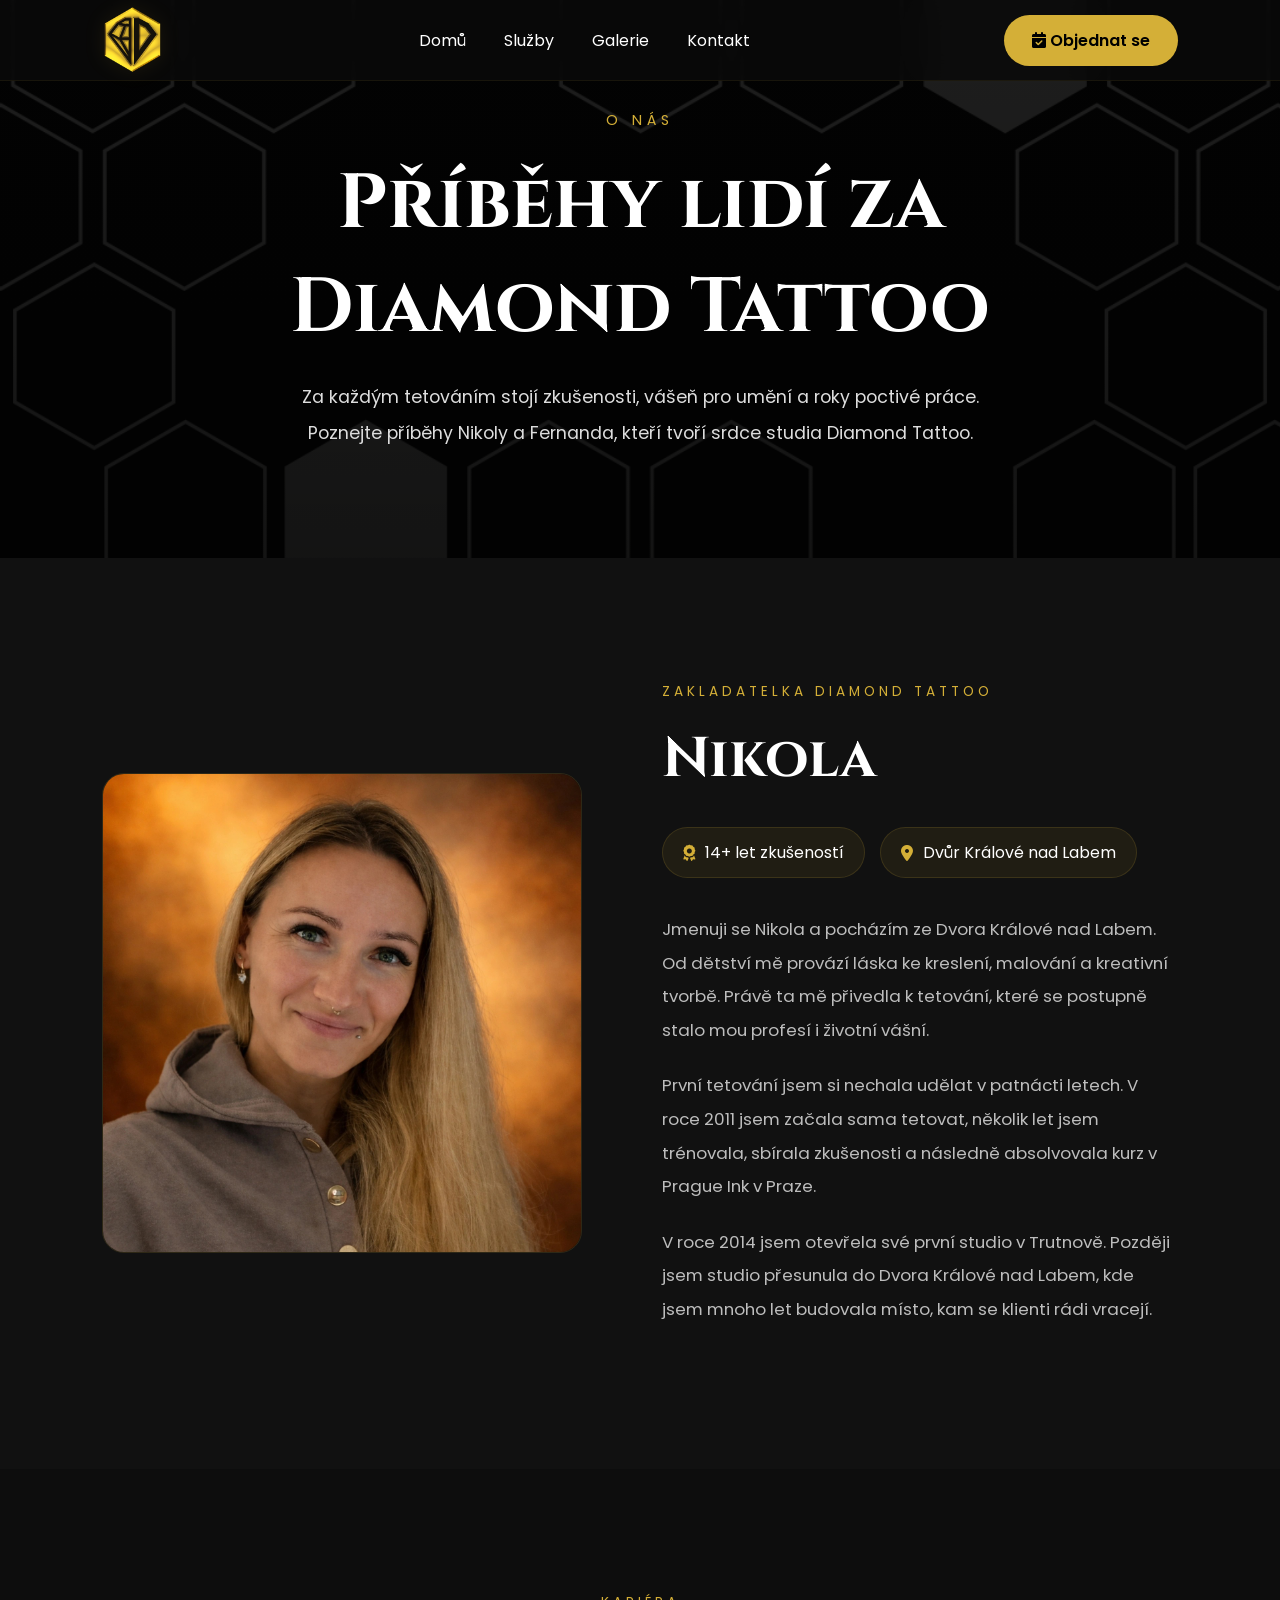
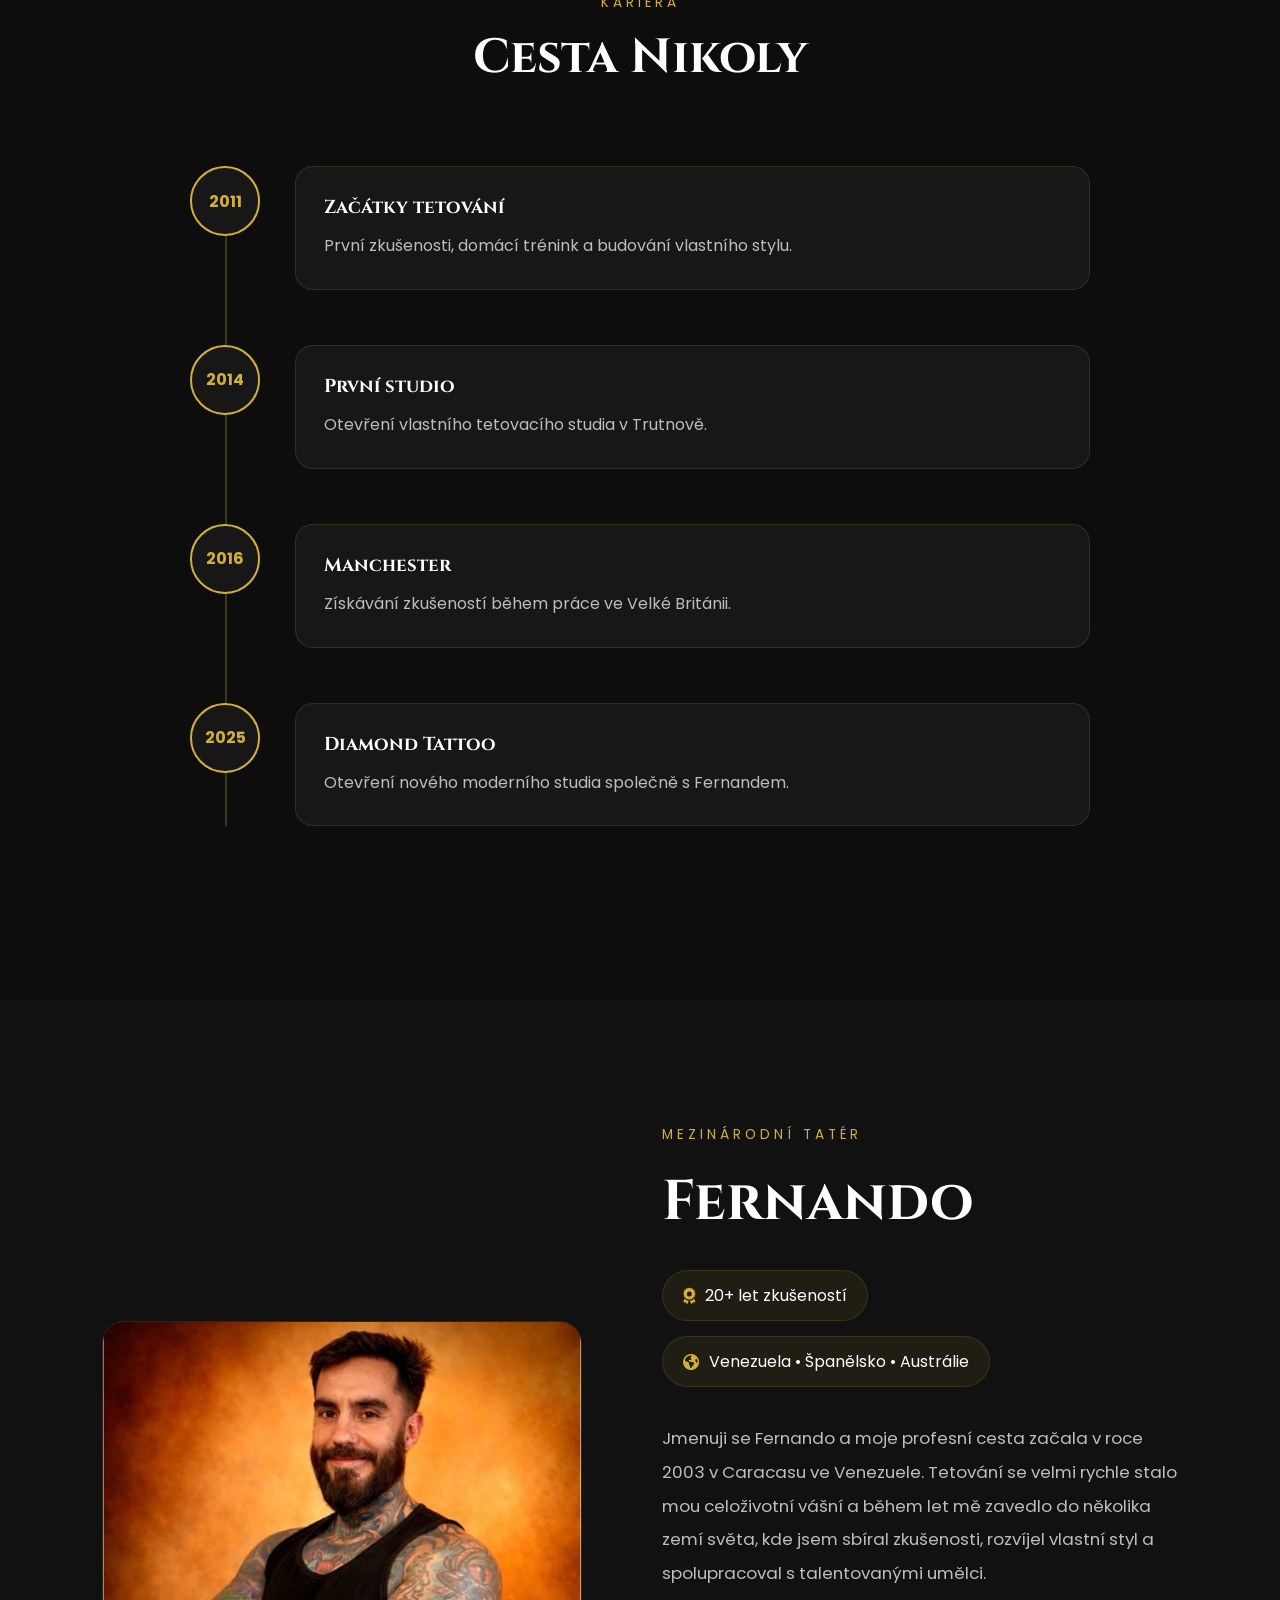
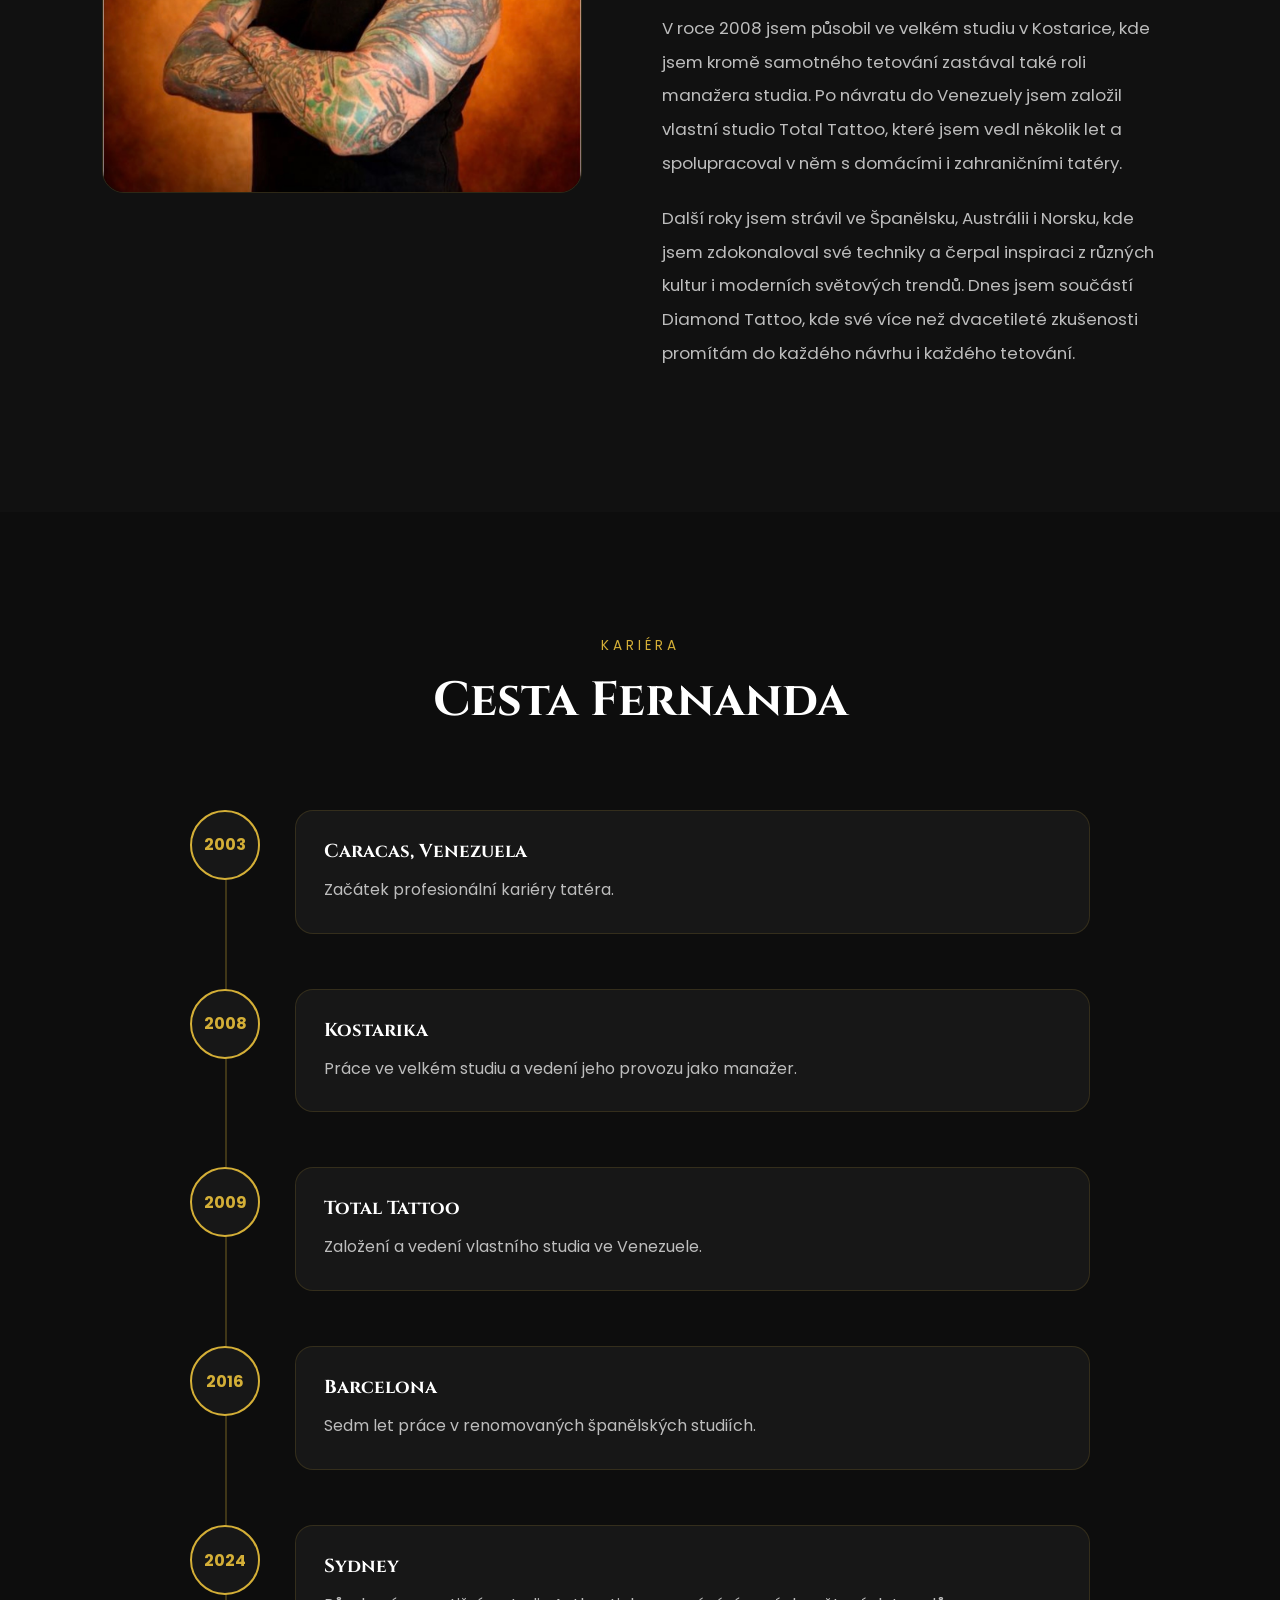
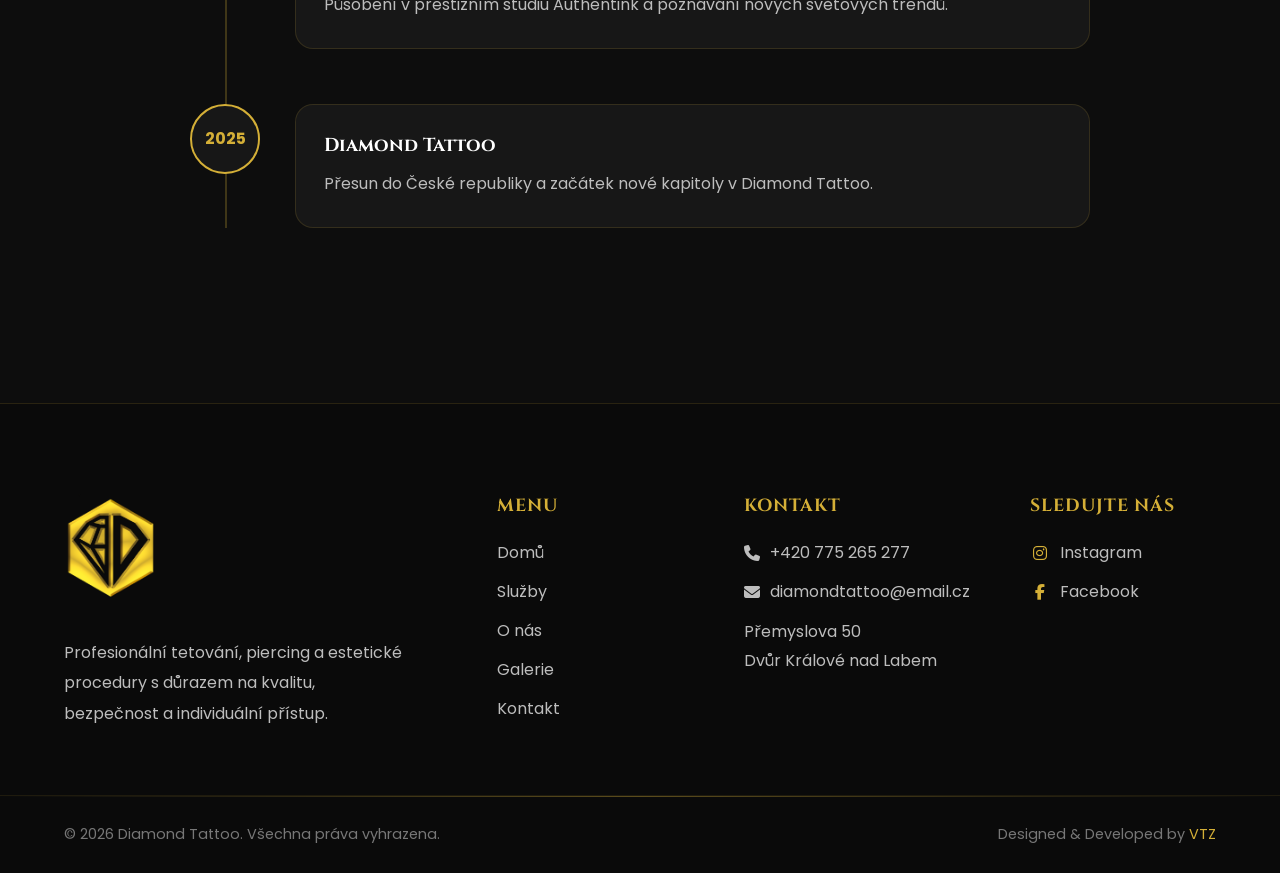
<file: about.html>
<!DOCTYPE html>
<html lang="cs">
<head>

    <meta charset="UTF-8">
    <meta name="viewport" content="width=device-width, initial-scale=1.0">
    <meta name="description"
content="Diamond Tattoo ve Dvoře Králové nad Labem nabízí profesionální tetování, piercing, permanentní make-up, Plasma Pen, microneedling i Scalp SMP. Individuální přístup, precizní práce a důraz na bezpečnost.">
<meta name="keywords"
content="tetování, tattoo, piercing, Diamond Tattoo, Dvůr Králové, permanentní makeup, microneedling, plasma pen, scalp micropigmentation">
<meta name="author" content="VTZ">
<meta name="theme-color" content="#0b0b0b">
<meta property="og:title" content="Diamond Tattoo">
<meta property="og:description" content="Profesionální tetování, piercing a estetické procedury ve Dvoře Králové nad Labem.">
<meta property="og:type" content="website">
<meta property="og:image" content="https://diamondtattoo.cz/assets/img/og-image.jpg">
<meta property="og:url" content="https://diamondtattoo.cz">
<meta name="twitter:card" content="summary_large_image">
<meta name="twitter:title" content="Diamond Tattoo">
<meta name="twitter:description" content="Tetování, piercing a estetické procedury.">
<meta name="twitter:image" content="https://diamondtattoo.cz/assets/img/og-image.jpg">
<meta name="robots" content="index, follow">
<meta name="description"
content="Poznejte příběh Nikoly a Fernanda, tatérů studia Diamond Tattoo. Více než 14 let zkušeností, mezinárodní praxe a individuální přístup ke každému klientovi.">
   <title>O nás | Diamond Tattoo | Poznejte náš příběh</title>

    
    <link rel="preconnect" href="https://fonts.googleapis.com">
    <link rel="preconnect" href="https://fonts.gstatic.com" crossorigin>

    <link href="https://fonts.googleapis.com/css2?family=Cinzel:wght@400;500;600;700&family=Poppins:wght@300;400;500;600&display=swap" rel="stylesheet">

    
    <link rel="stylesheet"
    href="https://cdnjs.cloudflare.com/ajax/libs/font-awesome/6.7.2/css/all.min.css">

    
    <link rel="stylesheet" href="assets/css/style.css">
    <link rel="stylesheet" href="assets/css/animations.css">
    <link rel="stylesheet" href="assets/css/responsive.css">
    <link rel="canonical" href="https://diamondtattoo.cz/about.html">
    <link rel="icon" href="favicon.ico">
</head>

<body>

    <header>
    <nav class="navbar">

    <a href="index.html" class="logo">
        <img src="assets/img/logooroDiamond.png" alt="Diamond Tattoo">
    </a>

    <ul class="nav-links">

        <li><a href="index.html">Domů</a></li>
<li><a href="index.html#services">Služby</a></li>
<li><a href="gallery.html">Galerie</a></li>
<li><a href="index.html#contact">Kontakt</a></li>
        <li class="mobile-divider"></li>

        <li class="mobile-only">
            <a href="tel:+420775265277">
                <i class="fa-solid fa-phone"></i>
                Zavolat
            </a>
        </li>

        <li class="mobile-only">
            <a href="https://maps.google.com/?q=Přemyslova+50+Dvůr+Králové+nad+Labem" target="_blank">
                <i class="fa-solid fa-location-dot"></i>
                Navigace
            </a>
        </li>

        <li class="mobile-only">
            <a href="https://instagram.com/diamondtattoo.cz" target="_blank">
                <i class="fa-brands fa-instagram"></i>
                Instagram
            </a>
        </li>

        <li class="mobile-only">
            <a href="https://facebook.com/nikoladiamondtattoo" target="_blank">
                <i class="fa-brands fa-facebook-f"></i>
                Facebook
            </a>
        </li>
        <li class="mobile-divider"></li>
        <li class="mobile-only mobile-cta">
            <a href="index.html#contact" class="mobile-btn">
                Objednat se
            </a>
        </li>

    </ul>

    <a href="index.html#contact" class="desktop-btn">
         <i class="fa-solid fa-calendar-check"></i>
        Objednat se
    </a>

    <div class="menu-toggle">

        <span></span>
        <span></span>
        <span></span>

    </div>

</nav>
<div class="menu-overlay"></div>
</header>

<section class="page-hero">

    <div class="page-hero-overlay"></div>

    <div class="page-hero-content">

        <span>O NÁS</span>

        <h1>Příběhy lidí za Diamond Tattoo</h1>

        <p>
            Za každým tetováním stojí zkušenosti, vášeň pro umění a roky
            poctivé práce. Poznejte příběhy Nikoly a Fernanda, kteří tvoří
            srdce studia Diamond Tattoo.
        </p>

    </div>

</section>

<section class="artist-story" id="nikola">

    <div class="artist-photo">

        <img src="assets/img/nikca.jpg" alt="Nikola">

    </div>

    <div class="artist-content">

        <span class="artist-label">ZAKLADATELKA DIAMOND TATTOO</span>

        <h2>Nikola</h2>

        <div class="artist-meta">

            <span><i class="fa-solid fa-award"></i> 14+ let zkušeností</span>

            <span><i class="fa-solid fa-location-dot"></i> Dvůr Králové nad Labem</span>

        </div>

        <p>
            Jmenuji se Nikola a pocházím ze Dvora Králové nad Labem.
            Od dětství mě provází láska ke kreslení, malování a kreativní tvorbě.
            Právě ta mě přivedla k tetování, které se postupně stalo mou profesí i životní vášní.
        </p>

        <p>
            První tetování jsem si nechala udělat v patnácti letech.
            V roce 2011 jsem začala sama tetovat, několik let jsem trénovala,
            sbírala zkušenosti a následně absolvovala kurz v Prague Ink v Praze.
        </p>

        <p>
            V roce 2014 jsem otevřela své první studio v Trutnově.
            Později jsem studio přesunula do Dvora Králové nad Labem, kde jsem
            mnoho let budovala místo, kam se klienti rádi vracejí.
        </p>

    </div>

</section>

<section class="career-timeline">

    <div class="section-title">

        <span>KARIÉRA</span>

        <h2>Cesta Nikoly</h2>

    </div>

    <div class="timeline">

        <div class="timeline-item">

            <div class="timeline-year">
                2011
            </div>

            <div class="timeline-content">

                <h3>Začátky tetování</h3>

                <p>
                    První zkušenosti, domácí trénink a budování vlastního stylu.
                </p>

            </div>

        </div>

        <div class="timeline-item">

            <div class="timeline-year">
                2014
            </div>

            <div class="timeline-content">

                <h3>První studio</h3>

                <p>
                    Otevření vlastního tetovacího studia v Trutnově.
                </p>

            </div>

        </div>

        <div class="timeline-item">

            <div class="timeline-year">
                2016
            </div>

            <div class="timeline-content">

                <h3>Manchester</h3>

                <p>
                    Získávání zkušeností během práce ve Velké Británii.
                </p>

            </div>

        </div>

        <div class="timeline-item">

            <div class="timeline-year">
                2025
            </div>

            <div class="timeline-content">

                <h3>Diamond Tattoo</h3>

                <p>
                    Otevření nového moderního studia společně s Fernandem.
                </p>

            </div>

        </div>

    </div>

</section>

<section class="artist-story" id="fernando">

    <div class="artist-photo">

        <img src="assets/img/fernando.jpg" alt="Fernando">

    </div>

    <div class="artist-content">

        <span class="artist-label">MEZINÁRODNÍ TATÉR</span>

        <h2>Fernando</h2>

        <div class="artist-meta">

            <span><i class="fa-solid fa-award"></i> 20+ let zkušeností</span>

            <span><i class="fa-solid fa-earth-americas"></i> Venezuela • Španělsko • Austrálie</span>

        </div>

        <p>
            Jmenuji se Fernando a moje profesní cesta začala v roce 2003
            v Caracasu ve Venezuele. Tetování se velmi rychle stalo mou
            celoživotní vášní a během let mě zavedlo do několika zemí světa,
            kde jsem sbíral zkušenosti, rozvíjel vlastní styl a spolupracoval
            s talentovanými umělci.
        </p>

        <p>
            V roce 2008 jsem působil ve velkém studiu v Kostarice, kde jsem
            kromě samotného tetování zastával také roli manažera studia.
            Po návratu do Venezuely jsem založil vlastní studio Total Tattoo,
            které jsem vedl několik let a spolupracoval v něm s domácími i
            zahraničními tatéry.
        </p>

        <p>
            Další roky jsem strávil ve Španělsku, Austrálii i Norsku,
            kde jsem zdokonaloval své techniky a čerpal inspiraci z různých
            kultur i moderních světových trendů. Dnes jsem součástí Diamond
            Tattoo, kde své více než dvacetileté zkušenosti promítám do
            každého návrhu i každého tetování.
        </p>

    </div>

</section>

<section class="career-timeline">

    <div class="section-title">

        <span>KARIÉRA</span>

        <h2>Cesta Fernanda</h2>

    </div>

    <div class="timeline">

        <div class="timeline-item">

            <div class="timeline-year">
                2003
            </div>

            <div class="timeline-content">

                <h3>Caracas, Venezuela</h3>

                <p>
                    Začátek profesionální kariéry tatéra.
                </p>

            </div>

        </div>

        <div class="timeline-item">

            <div class="timeline-year">
                2008
            </div>

            <div class="timeline-content">

                <h3>Kostarika</h3>

                <p>
                    Práce ve velkém studiu a vedení jeho provozu jako manažer.
                </p>

            </div>

        </div>

        <div class="timeline-item">

            <div class="timeline-year">
                2009
            </div>

            <div class="timeline-content">

                <h3>Total Tattoo</h3>

                <p>
                    Založení a vedení vlastního studia ve Venezuele.
                </p>

            </div>

        </div>

        <div class="timeline-item">

            <div class="timeline-year">
                2016
            </div>

            <div class="timeline-content">

                <h3>Barcelona</h3>

                <p>
                    Sedm let práce v renomovaných španělských studiích.
                </p>

            </div>

        </div>

        <div class="timeline-item">

            <div class="timeline-year">
                2024
            </div>

            <div class="timeline-content">

                <h3>Sydney</h3>

                <p>
                    Působení v prestižním studiu Authentink a poznávání nových světových trendů.
                </p>

            </div>

        </div>

        <div class="timeline-item">

            <div class="timeline-year">
                2025
            </div>

            <div class="timeline-content">

                <h3>Diamond Tattoo</h3>

                <p>
                    Přesun do České republiky a začátek nové kapitoly v Diamond Tattoo.
                </p>

            </div>

        </div>

    </div>

</section>


<footer class="reveal">

    <div class="footer-container">

        <div class="footer-about">

            <img src="assets/img/logooroDiamond.png"
                 alt="Diamond Tattoo">

            <p>
                Profesionální tetování, piercing a estetické procedury
                s důrazem na kvalitu, bezpečnost a individuální přístup.
            </p>

        </div>

        <div class="footer-links">

            <h3>Menu</h3>

            <a href="index.html">Domů</a>
<a href="index.html#services">Služby</a>
<a href="index.html#about">O nás</a>
<a href="gallery.html">Galerie</a>
<a href="index.html#contact">Kontakt</a>

        </div>

        <div class="footer-contact">

            <h3>Kontakt</h3>

            <a href="tel:+420775265277">
                 <i class="fa-solid fa-phone"></i>
                +420 775 265 277
            </a>

            <a href="mailto:diamondtattoo@email.cz">
                <i class="fa-solid fa-envelope"></i>
                diamondtattoo@email.cz
            </a>

            <p>
                Přemyslova 50<br>
                Dvůr Králové nad Labem
            </p>

        </div>

        <div class="footer-social">

            <h3>Sledujte nás</h3>

            <a href="https://www.instagram.com/diamondtattoo.cz/" target="_blank">
                <i class="fa-brands fa-instagram"></i>
                Instagram
            </a>

            <a href="https://www.facebook.com/nikoladiamondtattoo/" target="_blank">
                <i class="fa-brands fa-facebook-f"></i>
                Facebook
            </a>

        </div>

    </div>

    <div class="footer-bottom">

        <p>
            © 2026 Diamond Tattoo. Všechna práva vyhrazena.
        </p>

       <p>

    Designed & Developed by

    <span>VTZ</span>

</p>

    </div>

</footer>


<script src="assets/js/main.js"></script>
<script src="assets/js/gallery.js"></script>

</body>
</html>
</file>
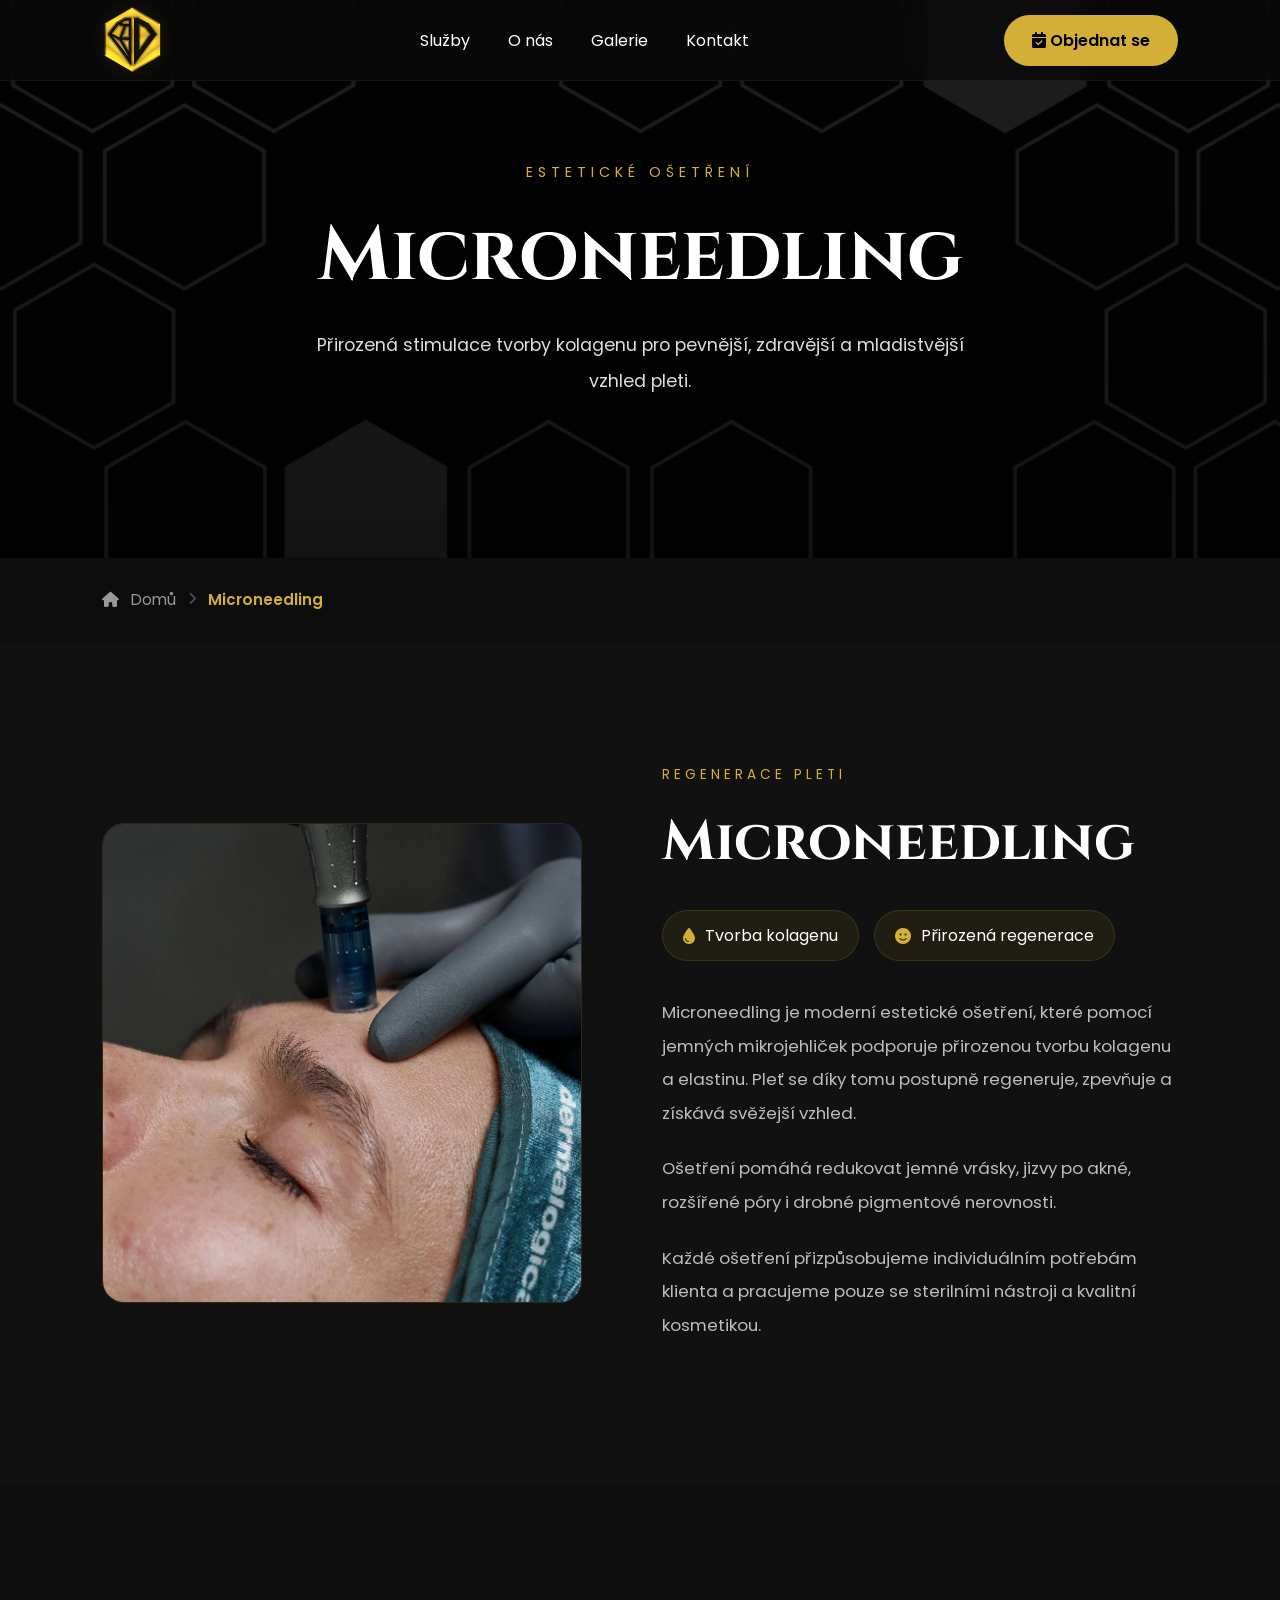
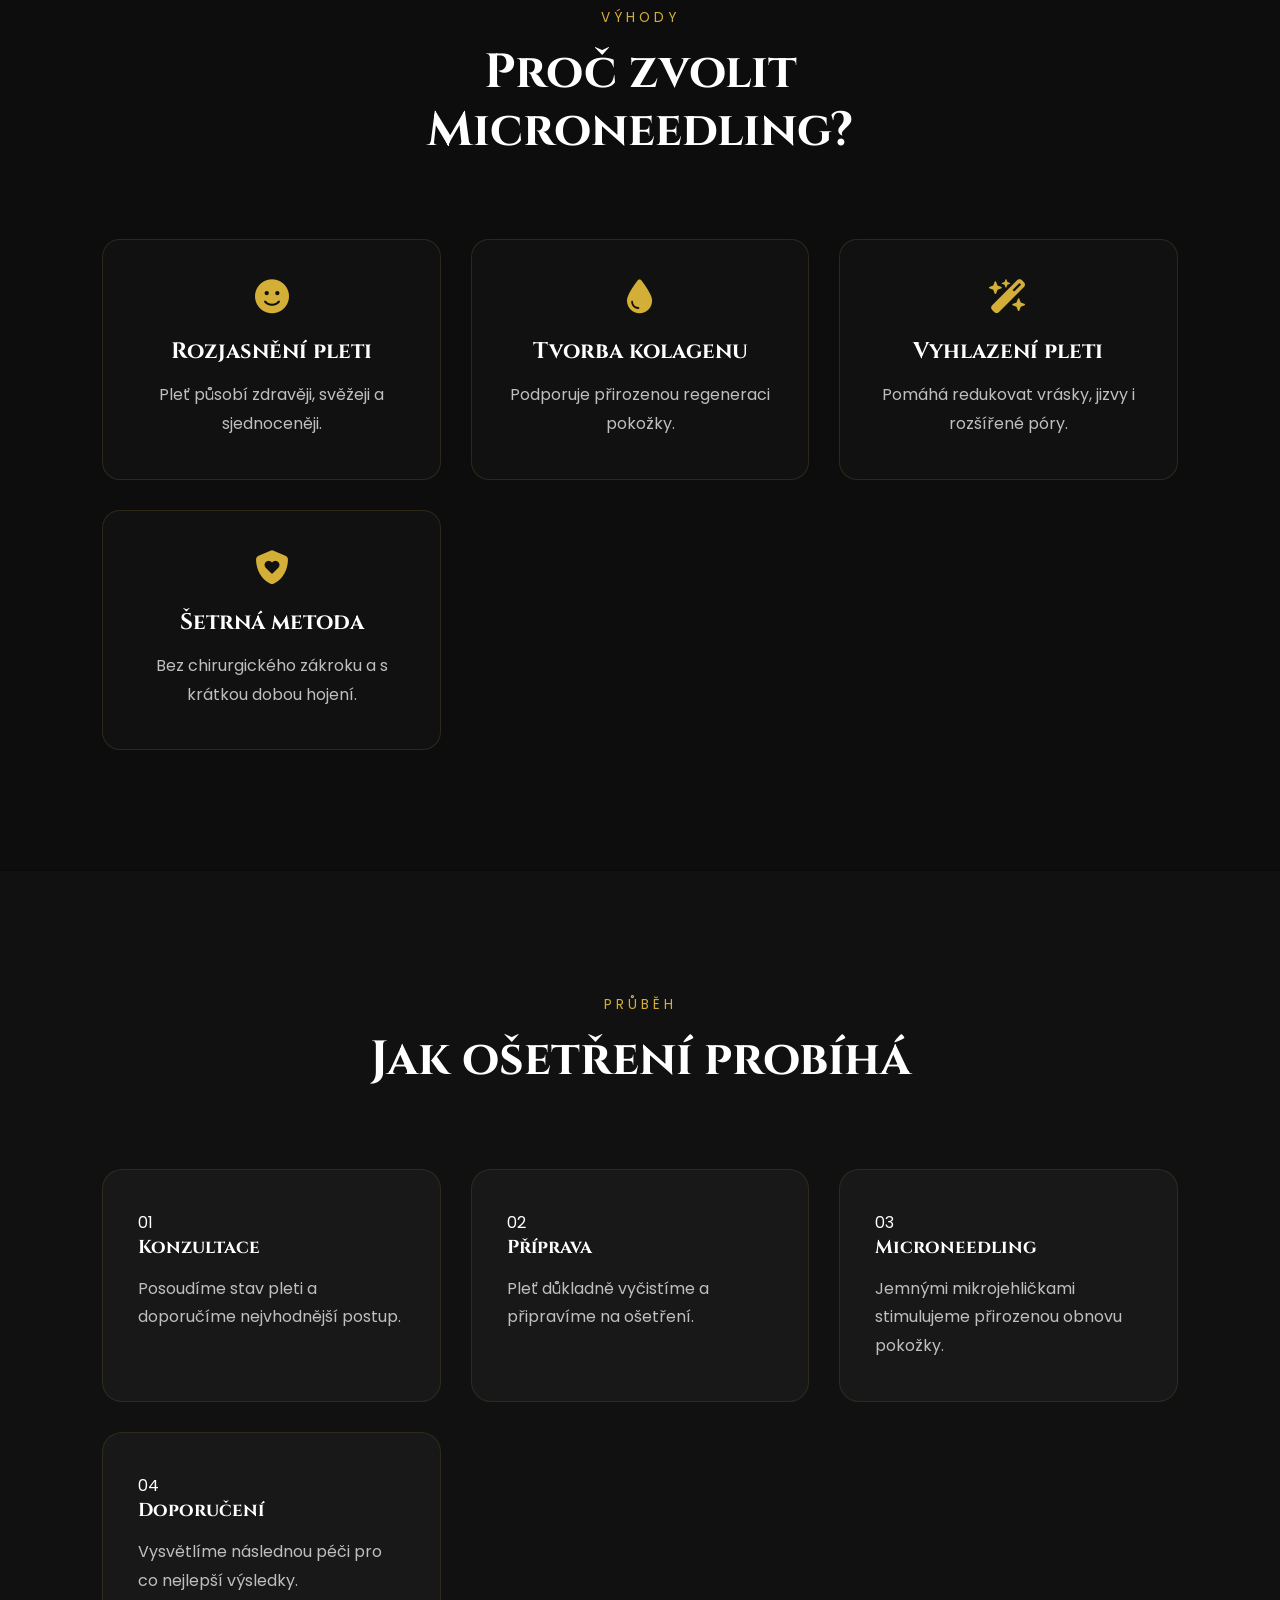
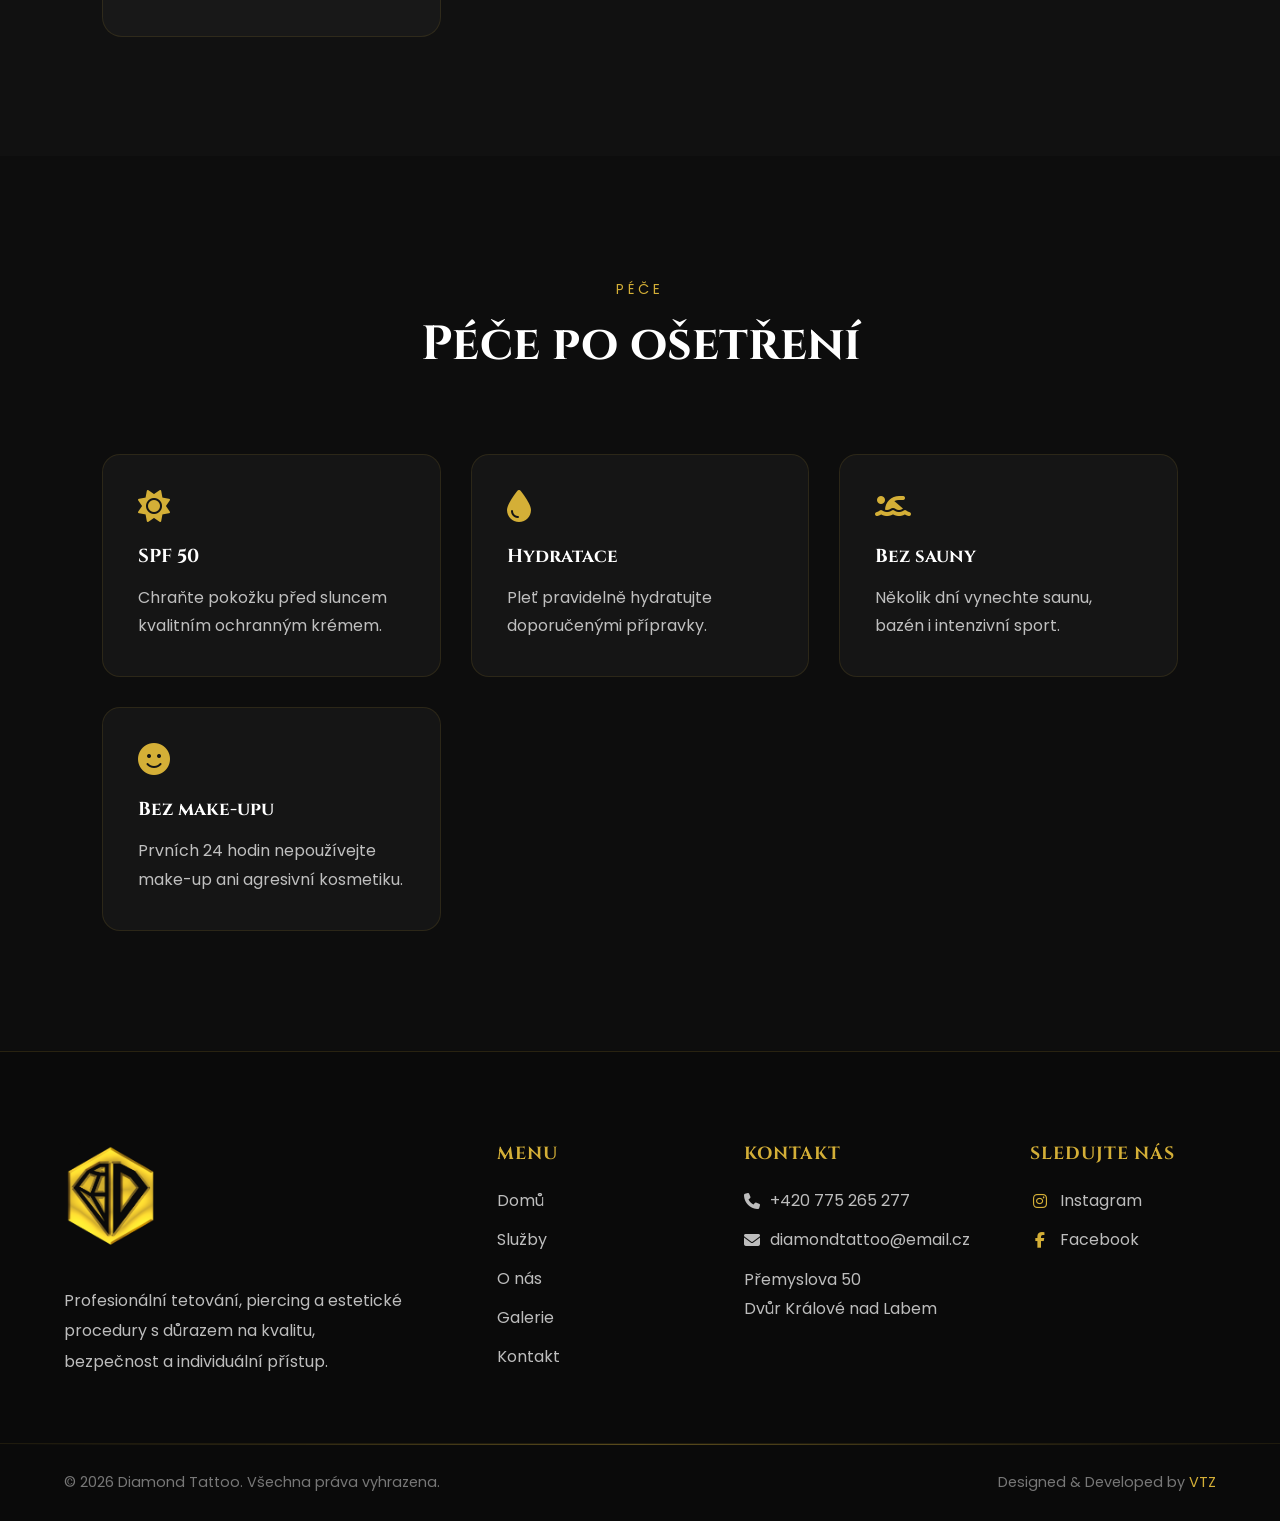
<file: microneedling.html>
<!DOCTYPE html>
<html lang="cs">
<head>

    <meta charset="UTF-8">
    <meta name="viewport" content="width=device-width, initial-scale=1.0">
    <meta name="description"
content="Microneedling podporuje tvorbu kolagenu, zlepšuje kvalitu pleti, redukuje jizvy i jemné vrásky a sjednocuje vzhled pokožky.">
<meta name="keywords"
content="tetování, tattoo, piercing, Diamond Tattoo, Dvůr Králové, permanentní makeup, microneedling, plasma pen, scalp micropigmentation">
<meta name="author" content="VTZ">
<meta name="theme-color" content="#0b0b0b">
<meta property="og:title" content="Diamond Tattoo">
<meta property="og:description" content="Profesionální tetování, piercing a estetické procedury ve Dvoře Králové nad Labem.">
<meta property="og:type" content="website">
<meta property="og:image" content="https://diamondtattoo.cz/assets/img/og-image.jpg">
<meta property="og:url" content="https://diamondtattoo.cz">
<meta name="twitter:card" content="summary_large_image">
<meta name="twitter:title" content="Diamond Tattoo">
<meta name="twitter:description" content="Tetování, piercing a estetické procedury.">
<meta name="twitter:image" content="https://diamondtattoo.cz/assets/img/og-image.jpg">
<meta name="robots" content="index, follow">
   <title>Microneedling | Diamond Tattoo</title>

    
    <link rel="preconnect" href="https://fonts.googleapis.com">
    <link rel="preconnect" href="https://fonts.gstatic.com" crossorigin>

    <link href="https://fonts.googleapis.com/css2?family=Cinzel:wght@400;500;600;700&family=Poppins:wght@300;400;500;600&display=swap" rel="stylesheet">

    
    <link rel="stylesheet"
    href="https://cdnjs.cloudflare.com/ajax/libs/font-awesome/6.7.2/css/all.min.css">

    
    <link rel="stylesheet" href="assets/css/style.css">
    <link rel="stylesheet" href="assets/css/animations.css">
    <link rel="stylesheet" href="assets/css/responsive.css">
    <link rel="canonical" href="https://diamondtattoo.cz/microneedling.html">
    <link rel="icon" href="favicon.ico">
</head>

<body>

    <header>
    <nav class="navbar">

    <a href="index.html" class="logo">
        <img src="assets/img/logooroDiamond.png" alt="Diamond Tattoo">
    </a>

    <ul class="nav-links">

        <li><a href="index.html#services">Služby</a></li>
<li><a href="index.html#about">O nás</a></li>
<li><a href="gallery.html">Galerie</a></li>
<li><a href="index.html#contact">Kontakt</a></li>
        <li class="mobile-divider"></li>

        <li class="mobile-only">
            <a href="tel:+420775265277">
                <i class="fa-solid fa-phone"></i>
                Zavolat
            </a>
        </li>

        <li class="mobile-only">
            <a href="https://maps.google.com/?q=Přemyslova+50+Dvůr+Králové+nad+Labem" target="_blank">
                <i class="fa-solid fa-location-dot"></i>
                Navigace
            </a>
        </li>

        <li class="mobile-only">
            <a href="https://instagram.com/diamondtattoo.cz" target="_blank">
                <i class="fa-brands fa-instagram"></i>
                Instagram
            </a>
        </li>

        <li class="mobile-only">
            <a href="https://facebook.com/nikoladiamondtattoo" target="_blank">
                <i class="fa-brands fa-facebook-f"></i>
                Facebook
            </a>
        </li>
        <li class="mobile-divider"></li>
        <li class="mobile-only mobile-cta">
            <a href="index.html#contact" class="mobile-btn">
                Objednat se
            </a>
        </li>

    </ul>

    <a href="index.html#contact" class="desktop-btn">
         <i class="fa-solid fa-calendar-check"></i>
        Objednat se
    </a>

    <div class="menu-toggle">

        <span></span>
        <span></span>
        <span></span>

    </div>

</nav>
<div class="menu-overlay"></div>
</header>

<section class="page-hero">

    <div class="page-hero-overlay"></div>

    <div class="page-hero-content">

        <span>ESTETICKÉ OŠETŘENÍ</span>

        <h1>Microneedling</h1>

        <p>
            Přirozená stimulace tvorby kolagenu pro pevnější,
            zdravější a mladistvější vzhled pleti.
        </p>

    </div>

</section>


<section class="breadcrumb reveal">

    <a href="index.html">
        <i class="fa-solid fa-house"></i>
        Domů
    </a>

    <i class="fa-solid fa-chevron-right"></i>

    <span>Microneedling</span>

</section>

<section class="artist-story reveal">

    <div class="artist-photo">

        <img src="assets/img/microneedling.webp"
             alt="Microneedling Diamond Tattoo"
             loading="lazy">

    </div>

    <div class="artist-content">

        <span class="artist-label">REGENERACE PLETI</span>

        <h2>Microneedling</h2>

        <div class="artist-meta">

            <span>
                <i class="fa-solid fa-droplet"></i>
                Tvorba kolagenu
            </span>

            <span>
                <i class="fa-solid fa-face-smile"></i>
                Přirozená regenerace
            </span>

        </div>

        <p>
            Microneedling je moderní estetické ošetření, které pomocí jemných
            mikrojehliček podporuje přirozenou tvorbu kolagenu a elastinu.
            Pleť se díky tomu postupně regeneruje, zpevňuje a získává svěžejší vzhled.
        </p>

        <p>
            Ošetření pomáhá redukovat jemné vrásky, jizvy po akné,
            rozšířené póry i drobné pigmentové nerovnosti.
        </p>

        <p>
            Každé ošetření přizpůsobujeme individuálním potřebám klienta
            a pracujeme pouze se sterilními nástroji a kvalitní kosmetikou.
        </p>

    </div>

</section>

<section class="styles-section reveal">

    <div class="section-title">

        <span>VÝHODY</span>

        <h2>Proč zvolit Microneedling?</h2>

    </div>

    <div class="styles-grid">

        <div class="style-card reveal-scale">

            <i class="fa-solid fa-face-smile"></i>

            <h3>Rozjasnění pleti</h3>

            <p>
                Pleť působí zdravěji,
                svěžeji a sjednoceněji.
            </p>

        </div>

        <div class="style-card reveal-scale">

            <i class="fa-solid fa-droplet"></i>

            <h3>Tvorba kolagenu</h3>

            <p>
                Podporuje přirozenou regeneraci
                pokožky.
            </p>

        </div>

        <div class="style-card reveal-scale">

            <i class="fa-solid fa-wand-magic-sparkles"></i>

            <h3>Vyhlazení pleti</h3>

            <p>
                Pomáhá redukovat vrásky,
                jizvy i rozšířené póry.
            </p>

        </div>

        <div class="style-card reveal-scale">

            <i class="fa-solid fa-shield-heart"></i>

            <h3>Šetrná metoda</h3>

            <p>
                Bez chirurgického zákroku
                a s krátkou dobou hojení.
            </p>

        </div>

    </div>

</section>

<section class="process-section reveal">

    <div class="section-title">

        <span>PRŮBĚH</span>

        <h2>Jak ošetření probíhá</h2>

    </div>

    <div class="process-grid">

        <div class="process-card reveal-scale">

            <span>01</span>

            <h3>Konzultace</h3>

            <p>
                Posoudíme stav pleti a doporučíme nejvhodnější postup.
            </p>

        </div>

        <div class="process-card reveal-scale">

            <span>02</span>

            <h3>Příprava</h3>

            <p>
                Pleť důkladně vyčistíme a připravíme na ošetření.
            </p>

        </div>

        <div class="process-card reveal-scale">

            <span>03</span>

            <h3>Microneedling</h3>

            <p>
                Jemnými mikrojehličkami stimulujeme přirozenou obnovu pokožky.
            </p>

        </div>

        <div class="process-card reveal-scale">

            <span>04</span>

            <h3>Doporučení</h3>

            <p>
                Vysvětlíme následnou péči pro co nejlepší výsledky.
            </p>

        </div>

    </div>

</section>

<section class="aftercare-section reveal">

    <div class="section-title">

        <span>PÉČE</span>

        <h2>Péče po ošetření</h2>

    </div>

    <div class="aftercare-grid">

        <div class="aftercare-card reveal-scale">

            <i class="fa-solid fa-sun"></i>

            <h3>SPF 50</h3>

            <p>
                Chraňte pokožku před sluncem kvalitním ochranným krémem.
            </p>

        </div>

        <div class="aftercare-card reveal-scale">

            <i class="fa-solid fa-droplet"></i>

            <h3>Hydratace</h3>

            <p>
                Pleť pravidelně hydratujte doporučenými přípravky.
            </p>

        </div>

        <div class="aftercare-card reveal-scale">

            <i class="fa-solid fa-person-swimming"></i>

            <h3>Bez sauny</h3>

            <p>
                Několik dní vynechte saunu, bazén i intenzivní sport.
            </p>

        </div>

        <div class="aftercare-card reveal-scale">

            <i class="fa-solid fa-face-smile"></i>

            <h3>Bez make-upu</h3>

            <p>
                Prvních 24 hodin nepoužívejte make-up ani agresivní kosmetiku.
            </p>

        </div>

    </div>

</section>


<footer class="reveal">

    <div class="footer-container">

        <div class="footer-about">

            <img src="assets/img/logooroDiamond.png"
                 alt="Diamond Tattoo">

            <p>
                Profesionální tetování, piercing a estetické procedury
                s důrazem na kvalitu, bezpečnost a individuální přístup.
            </p>

        </div>

        <div class="footer-links">

            <h3>Menu</h3>

            <a href="index.html">Domů</a>
<a href="index.html#services">Služby</a>
<a href="index.html#about">O nás</a>
<a href="gallery.html">Galerie</a>
<a href="index.html#contact">Kontakt</a>

        </div>

        <div class="footer-contact">

            <h3>Kontakt</h3>

            <a href="tel:+420775265277">
                 <i class="fa-solid fa-phone"></i>
                +420 775 265 277
            </a>

            <a href="mailto:diamondtattoo@email.cz">
                <i class="fa-solid fa-envelope"></i>
                diamondtattoo@email.cz
            </a>

            <p>
                Přemyslova 50<br>
                Dvůr Králové nad Labem
            </p>

        </div>

        <div class="footer-social">

            <h3>Sledujte nás</h3>

            <a href="https://www.instagram.com/diamondtattoo.cz/" target="_blank">
                <i class="fa-brands fa-instagram"></i>
                Instagram
            </a>

            <a href="https://www.facebook.com/nikoladiamondtattoo/" target="_blank">
                <i class="fa-brands fa-facebook-f"></i>
                Facebook
            </a>

        </div>

    </div>

    <div class="footer-bottom">

        <p>
            © 2026 Diamond Tattoo. Všechna práva vyhrazena.
        </p>

       <p>

    Designed & Developed by

    <span>VTZ</span>

</p>

    </div>

</footer>


<script src="assets/js/main.js"></script>
<script src="assets/js/gallery.js"></script>

</body>
</html>
</file>
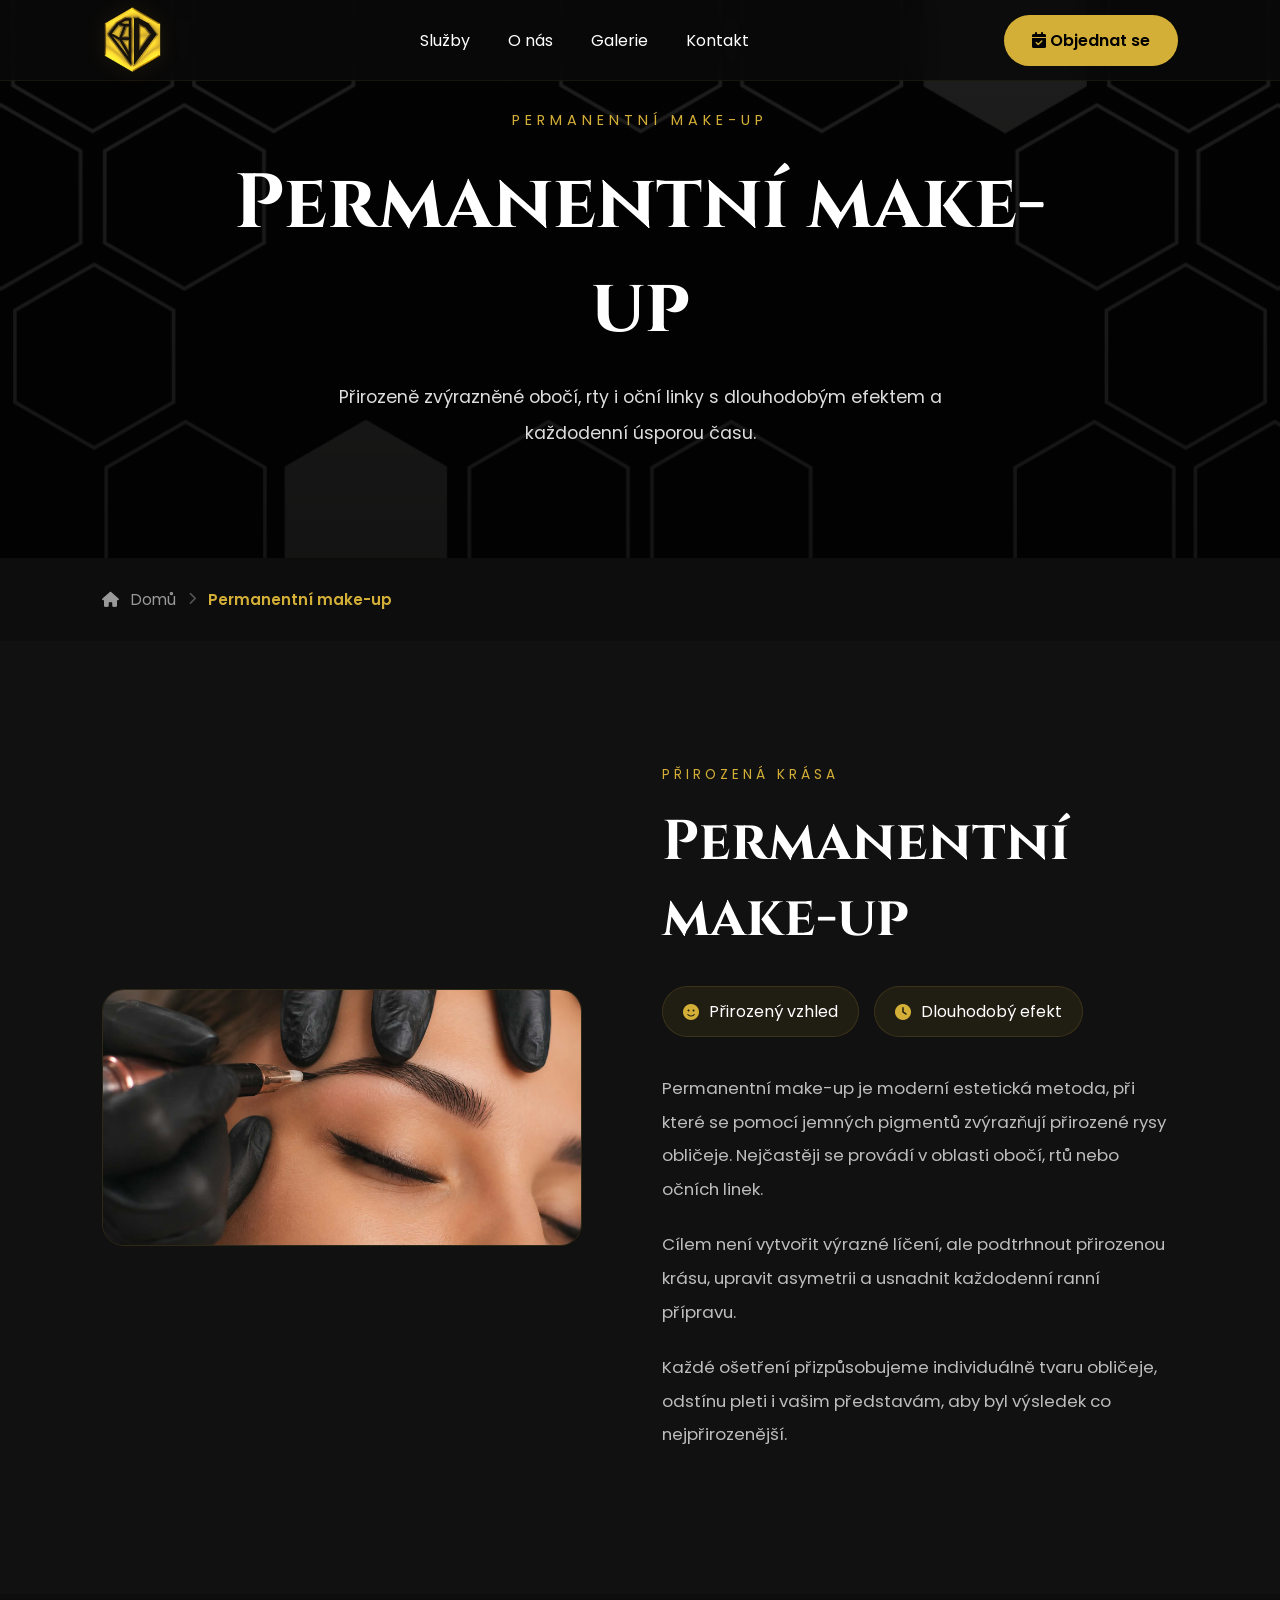
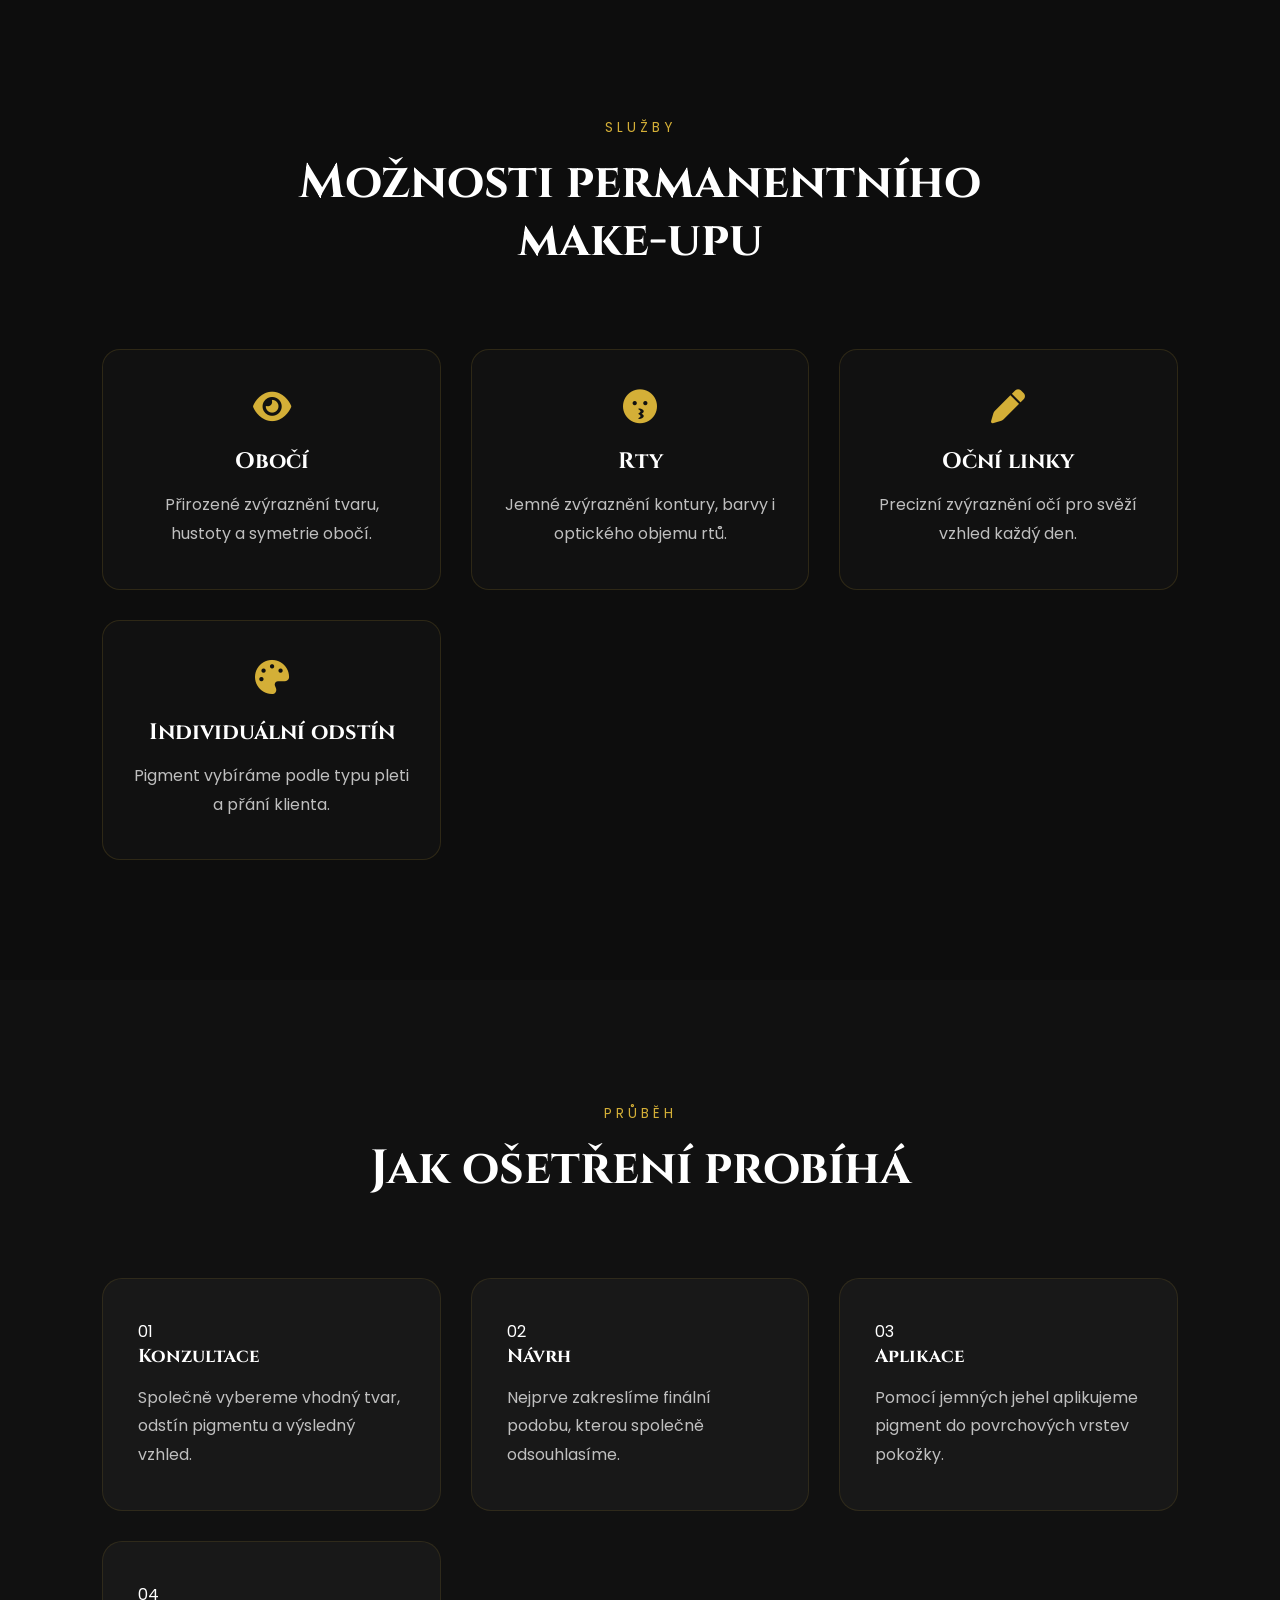
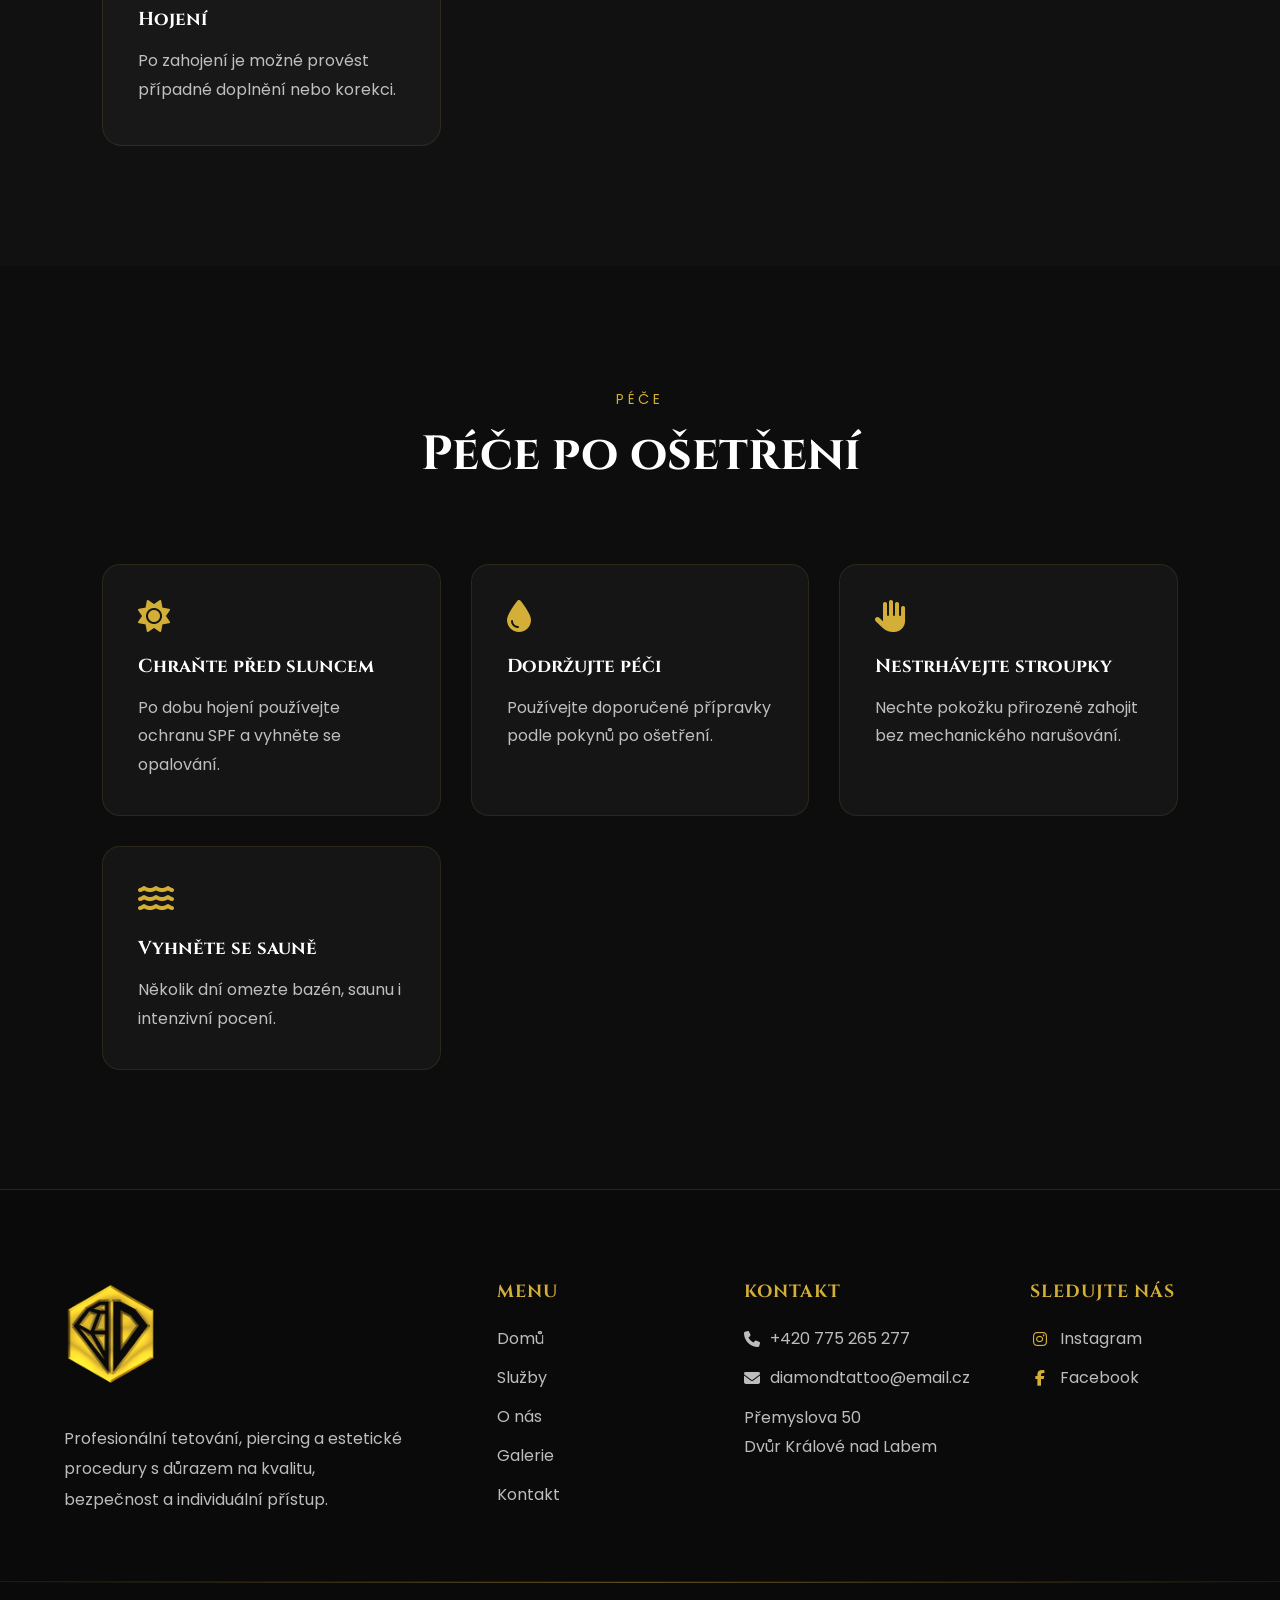
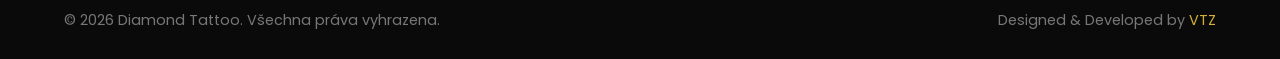
<file: permanentni-makeup.html>
<!DOCTYPE html>
<html lang="cs">
<head>

    <meta charset="UTF-8">
    <meta name="viewport" content="width=device-width, initial-scale=1.0">
    <meta name="description"
content="Permanentní make-up obočí, rtů i očních linek pro přirozený vzhled a dlouhodobý efekt. Individuální návrh podle vašich představ.">
<meta name="keywords"
content="tetování, tattoo, piercing, Diamond Tattoo, Dvůr Králové, permanentní makeup, microneedling, plasma pen, scalp micropigmentation">
<meta name="author" content="VTZ">
<meta name="theme-color" content="#0b0b0b">
<meta property="og:title" content="Diamond Tattoo">
<meta property="og:description" content="Profesionální tetování, piercing a estetické procedury ve Dvoře Králové nad Labem.">
<meta property="og:type" content="website">
<meta property="og:image" content="https://diamondtattoo.cz/assets/img/og-image.jpg">
<meta property="og:url" content="https://diamondtattoo.cz">
<meta name="twitter:card" content="summary_large_image">
<meta name="twitter:title" content="Diamond Tattoo">
<meta name="twitter:description" content="Tetování, piercing a estetické procedury.">
<meta name="twitter:image" content="https://diamondtattoo.cz/assets/img/og-image.jpg">
<meta name="robots" content="index, follow">
   <title>Permanentní make-up | Diamond Tattoo</title>

    
    <link rel="preconnect" href="https://fonts.googleapis.com">
    <link rel="preconnect" href="https://fonts.gstatic.com" crossorigin>

    <link href="https://fonts.googleapis.com/css2?family=Cinzel:wght@400;500;600;700&family=Poppins:wght@300;400;500;600&display=swap" rel="stylesheet">

    
    <link rel="stylesheet"
    href="https://cdnjs.cloudflare.com/ajax/libs/font-awesome/6.7.2/css/all.min.css">

    
    <link rel="stylesheet" href="assets/css/style.css">
    <link rel="stylesheet" href="assets/css/animations.css">
    <link rel="stylesheet" href="assets/css/responsive.css">
    <link rel="canonical" href="https://diamondtattoo.cz/permanentni-makeup.html">
    <link rel="icon" href="favicon.ico">
</head>

<body>

    <header>
    <nav class="navbar">

    <a href="index.html" class="logo">
        <img src="assets/img/logooroDiamond.png" alt="Diamond Tattoo">
    </a>

    <ul class="nav-links">

        <li><a href="index.html#services">Služby</a></li>
<li><a href="index.html#about">O nás</a></li>
<li><a href="gallery.html">Galerie</a></li>
<li><a href="index.html#contact">Kontakt</a></li>
        <li class="mobile-divider"></li>

        <li class="mobile-only">
            <a href="tel:+420775265277">
                <i class="fa-solid fa-phone"></i>
                Zavolat
            </a>
        </li>

        <li class="mobile-only">
            <a href="https://maps.google.com/?q=Přemyslova+50+Dvůr+Králové+nad+Labem" target="_blank">
                <i class="fa-solid fa-location-dot"></i>
                Navigace
            </a>
        </li>

        <li class="mobile-only">
            <a href="https://instagram.com/diamondtattoo.cz" target="_blank">
                <i class="fa-brands fa-instagram"></i>
                Instagram
            </a>
        </li>

        <li class="mobile-only">
            <a href="https://facebook.com/nikoladiamondtattoo" target="_blank">
                <i class="fa-brands fa-facebook-f"></i>
                Facebook
            </a>
        </li>
        <li class="mobile-divider"></li>
        <li class="mobile-only mobile-cta">
            <a href="index.html#contact" class="mobile-btn">
                Objednat se
            </a>
        </li>

    </ul>

    <a href="index.html#contact" class="desktop-btn">
         <i class="fa-solid fa-calendar-check"></i>
        Objednat se
    </a>

    <div class="menu-toggle">

        <span></span>
        <span></span>
        <span></span>

    </div>

</nav>
<div class="menu-overlay"></div>
</header>

<section class="page-hero">

    <div class="page-hero-overlay"></div>

    <div class="page-hero-content">

        <span>PERMANENTNÍ MAKE-UP</span>

        <h1>Permanentní make-up</h1>

        <p>
            Přirozeně zvýrazněné obočí, rty i oční linky
            s dlouhodobým efektem a každodenní úsporou času.
        </p>

    </div>

</section>

<section class="breadcrumb reveal">

    <a href="index.html">
        <i class="fa-solid fa-house"></i>
        Domů
    </a>

    <i class="fa-solid fa-chevron-right"></i>

    <span>Permanentní make-up</span>

</section>

<section class="artist-story reveal">

    <div class="artist-photo">

        <img src="assets/img/make.jpeg"
             alt="Permanentní make-up"
             loading="lazy">

    </div>

    <div class="artist-content">

        <span class="artist-label">PŘIROZENÁ KRÁSA</span>

        <h2>Permanentní make-up</h2>

        <div class="artist-meta">

            <span>
                <i class="fa-solid fa-face-smile"></i>
                Přirozený vzhled
            </span>

            <span>
                <i class="fa-solid fa-clock"></i>
                Dlouhodobý efekt
            </span>

        </div>

        <p>
            Permanentní make-up je moderní estetická metoda,
            při které se pomocí jemných pigmentů zvýrazňují
            přirozené rysy obličeje. Nejčastěji se provádí
            v oblasti obočí, rtů nebo očních linek.
        </p>

        <p>
            Cílem není vytvořit výrazné líčení,
            ale podtrhnout přirozenou krásu,
            upravit asymetrii a usnadnit každodenní
            ranní přípravu.
        </p>

        <p>
            Každé ošetření přizpůsobujeme individuálně
            tvaru obličeje, odstínu pleti i vašim představám,
            aby byl výsledek co nejpřirozenější.
        </p>

    </div>

</section>

<section class="styles-section reveal">

    <div class="section-title">

        <span>SLUŽBY</span>

        <h2>Možnosti permanentního make-upu</h2>

    </div>

    <div class="styles-grid">

        <div class="style-card reveal-scale">

            <i class="fa-solid fa-eye"></i>

            <h3>Obočí</h3>

            <p>
                Přirozené zvýraznění tvaru,
                hustoty a symetrie obočí.
            </p>

        </div>

        <div class="style-card reveal-scale">

            <i class="fa-solid fa-face-kiss"></i>

            <h3>Rty</h3>

            <p>
                Jemné zvýraznění kontury,
                barvy i optického objemu rtů.
            </p>

        </div>

        <div class="style-card reveal-scale">

            <i class="fa-solid fa-pen"></i>

            <h3>Oční linky</h3>

            <p>
                Precizní zvýraznění očí
                pro svěží vzhled každý den.
            </p>

        </div>

        <div class="style-card reveal-scale">

            <i class="fa-solid fa-palette"></i>

            <h3>Individuální odstín</h3>

            <p>
                Pigment vybíráme podle
                typu pleti a přání klienta.
            </p>

        </div>

    </div>

</section>

<section class="process-section reveal">

    <div class="section-title">

        <span>PRŮBĚH</span>

        <h2>Jak ošetření probíhá</h2>

    </div>

    <div class="process-grid">

        <div class="process-card reveal-scale">

            <span>01</span>

            <h3>Konzultace</h3>

            <p>
                Společně vybereme vhodný tvar,
                odstín pigmentu a výsledný vzhled.
            </p>

        </div>

        <div class="process-card reveal-scale">

            <span>02</span>

            <h3>Návrh</h3>

            <p>
                Nejprve zakreslíme finální podobu,
                kterou společně odsouhlasíme.
            </p>

        </div>

        <div class="process-card reveal-scale">

            <span>03</span>

            <h3>Aplikace</h3>

            <p>
                Pomocí jemných jehel aplikujeme
                pigment do povrchových vrstev pokožky.
            </p>

        </div>

        <div class="process-card reveal-scale">

            <span>04</span>

            <h3>Hojení</h3>

            <p>
                Po zahojení je možné provést
                případné doplnění nebo korekci.
            </p>

        </div>

    </div>

</section>

<section class="aftercare-section reveal">

    <div class="section-title">

        <span>PÉČE</span>

        <h2>Péče po ošetření</h2>

    </div>

    <div class="aftercare-grid">

        <div class="aftercare-card reveal-scale">

            <i class="fa-solid fa-sun"></i>

            <h3>Chraňte před sluncem</h3>

            <p>
                Po dobu hojení používejte
                ochranu SPF a vyhněte se opalování.
            </p>

        </div>

        <div class="aftercare-card reveal-scale">

            <i class="fa-solid fa-droplet"></i>

            <h3>Dodržujte péči</h3>

            <p>
                Používejte doporučené přípravky
                podle pokynů po ošetření.
            </p>

        </div>

        <div class="aftercare-card reveal-scale">

            <i class="fa-solid fa-hand"></i>

            <h3>Nestrhávejte stroupky</h3>

            <p>
                Nechte pokožku přirozeně zahojit
                bez mechanického narušování.
            </p>

        </div>

        <div class="aftercare-card reveal-scale">

            <i class="fa-solid fa-water"></i>

            <h3>Vyhněte se sauně</h3>

            <p>
                Několik dní omezte bazén,
                saunu i intenzivní pocení.
            </p>

        </div>

    </div>

</section>


<footer class="reveal">

    <div class="footer-container">

        <div class="footer-about">

            <img src="assets/img/logooroDiamond.png"
                 alt="Diamond Tattoo">

            <p>
                Profesionální tetování, piercing a estetické procedury
                s důrazem na kvalitu, bezpečnost a individuální přístup.
            </p>

        </div>

        <div class="footer-links">

            <h3>Menu</h3>

            <a href="index.html">Domů</a>
<a href="index.html#services">Služby</a>
<a href="index.html#about">O nás</a>
<a href="gallery.html">Galerie</a>
<a href="index.html#contact">Kontakt</a>

        </div>

        <div class="footer-contact">

            <h3>Kontakt</h3>

            <a href="tel:+420775265277">
                 <i class="fa-solid fa-phone"></i>
                +420 775 265 277
            </a>

            <a href="mailto:diamondtattoo@email.cz">
                <i class="fa-solid fa-envelope"></i>
                diamondtattoo@email.cz
            </a>

            <p>
                Přemyslova 50<br>
                Dvůr Králové nad Labem
            </p>

        </div>

        <div class="footer-social">

            <h3>Sledujte nás</h3>

            <a href="https://www.instagram.com/diamondtattoo.cz/" target="_blank">
                <i class="fa-brands fa-instagram"></i>
                Instagram
            </a>

            <a href="https://www.facebook.com/nikoladiamondtattoo/" target="_blank">
                <i class="fa-brands fa-facebook-f"></i>
                Facebook
            </a>

        </div>

    </div>

    <div class="footer-bottom">

        <p>
            © 2026 Diamond Tattoo. Všechna práva vyhrazena.
        </p>

       <p>

    Designed & Developed by

    <span>VTZ</span>

</p>

    </div>

</footer>


<script src="assets/js/main.js"></script>
<script src="assets/js/gallery.js"></script>

</body>
</html>
</file>
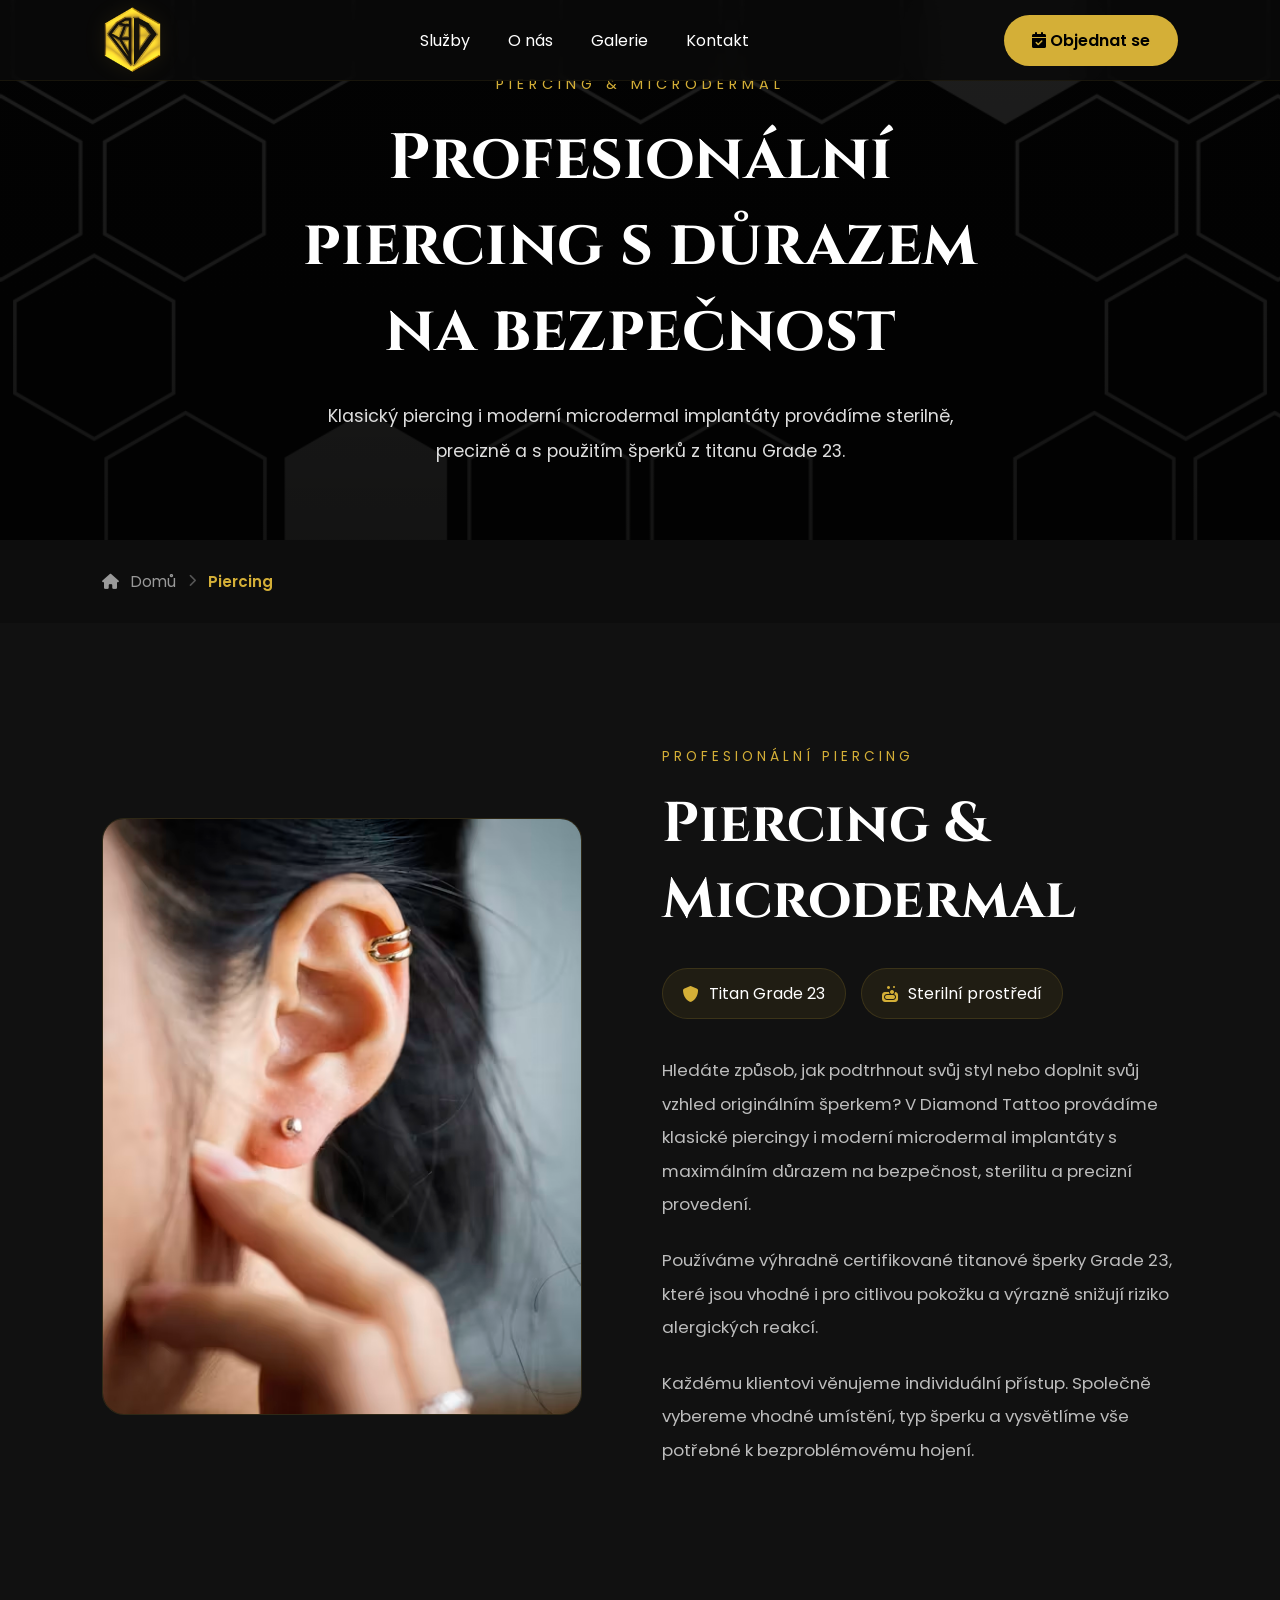
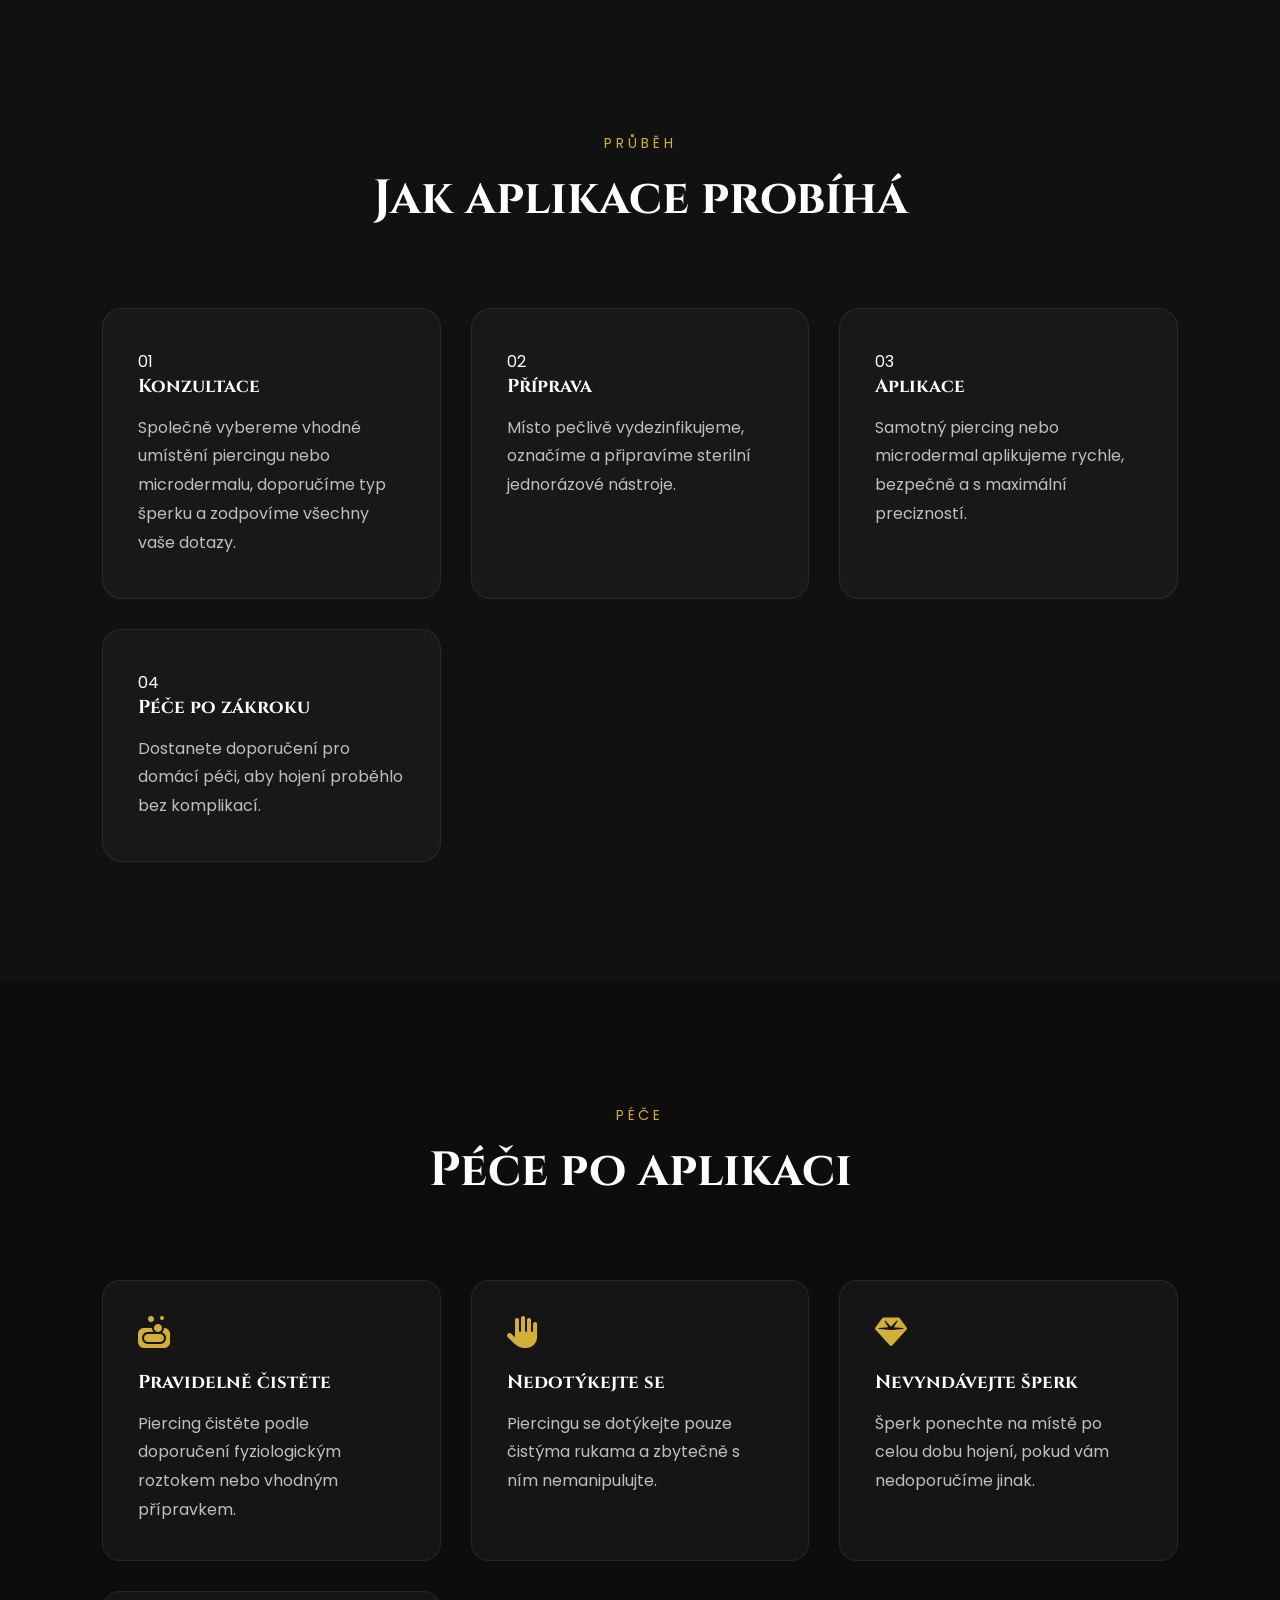
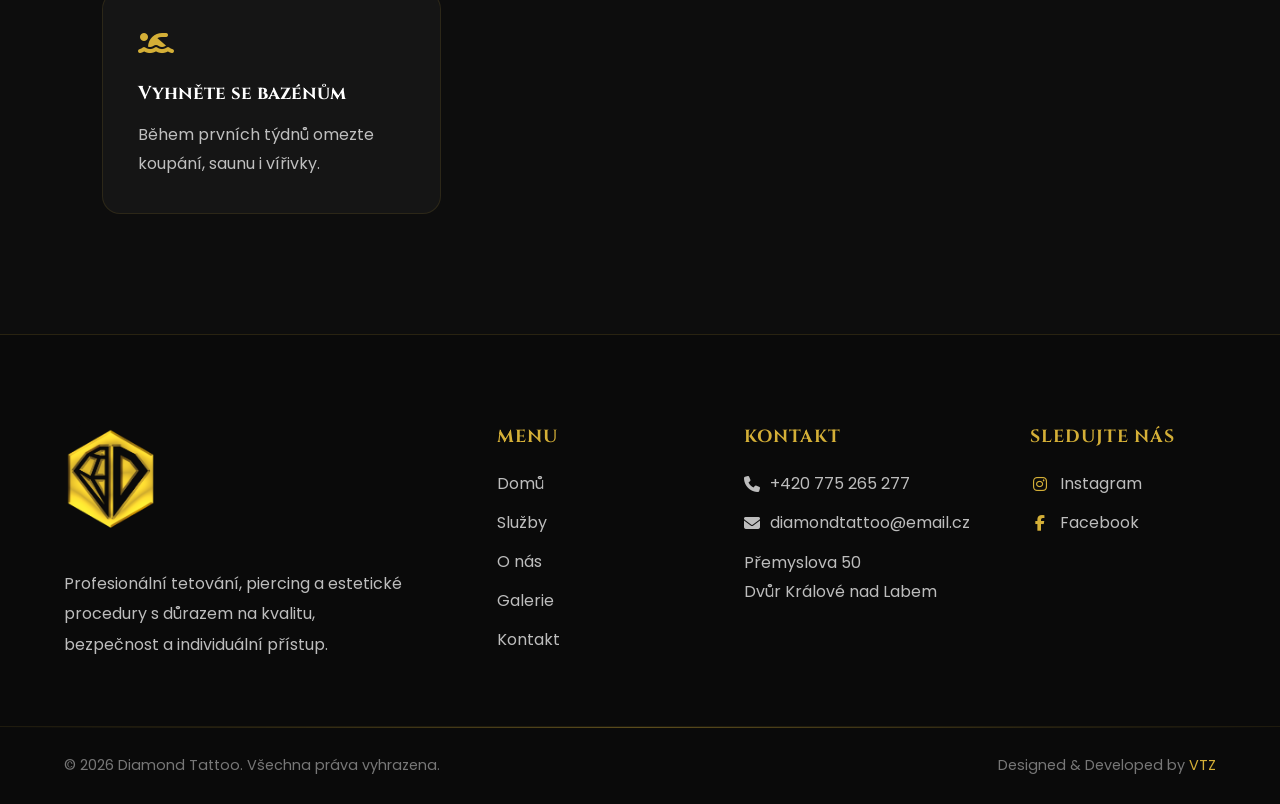
<file: piercing.html>
<!DOCTYPE html>
<html lang="cs">
<head>

    <meta charset="UTF-8">
    <meta name="viewport" content="width=device-width, initial-scale=1.0">
    <meta name="description"
content="Profesionální piercing a microdermal implantáty z titanových šperků Grade 23. Sterilní prostředí, bezpečná aplikace a individuální přístup.">
<meta name="keywords"
content="tetování, tattoo, piercing, Diamond Tattoo, Dvůr Králové, permanentní makeup, microneedling, plasma pen, scalp micropigmentation">
<meta name="author" content="VTZ">
<meta name="theme-color" content="#0b0b0b">
<meta property="og:title" content="Diamond Tattoo">
<meta property="og:description" content="Profesionální tetování, piercing a estetické procedury ve Dvoře Králové nad Labem.">
<meta property="og:type" content="website">
<meta property="og:image" content="https://diamondtattoo.cz/assets/img/og-image.jpg">
<meta property="og:url" content="https://diamondtattoo.cz">
<meta name="twitter:card" content="summary_large_image">
<meta name="twitter:title" content="Diamond Tattoo">
<meta name="twitter:description" content="Tetování, piercing a estetické procedury.">
<meta name="twitter:image" content="https://diamondtattoo.cz/assets/img/og-image.jpg">
<meta name="robots" content="index, follow">
   <title>Piercing a Microdermal | Diamond Tattoo</title>

    
    <link rel="preconnect" href="https://fonts.googleapis.com">
    <link rel="preconnect" href="https://fonts.gstatic.com" crossorigin>

    <link href="https://fonts.googleapis.com/css2?family=Cinzel:wght@400;500;600;700&family=Poppins:wght@300;400;500;600&display=swap" rel="stylesheet">

    
    <link rel="stylesheet"
    href="https://cdnjs.cloudflare.com/ajax/libs/font-awesome/6.7.2/css/all.min.css">

    
    <link rel="stylesheet" href="assets/css/style.css">
    <link rel="stylesheet" href="assets/css/animations.css">
    <link rel="stylesheet" href="assets/css/responsive.css">
    <link rel="canonical" href="https://diamondtattoo.cz/piercing.html">
    <link rel="icon" href="favicon.ico">
</head>

<body>

    <header>
    <nav class="navbar">

    <a href="index.html" class="logo">
        <img src="assets/img/logooroDiamond.png" alt="Diamond Tattoo">
    </a>

    <ul class="nav-links">

        <li><a href="index.html#services">Služby</a></li>
<li><a href="index.html#about">O nás</a></li>
<li><a href="gallery.html">Galerie</a></li>
<li><a href="index.html#contact">Kontakt</a></li>
        <li class="mobile-divider"></li>

        <li class="mobile-only">
            <a href="tel:+420775265277">
                <i class="fa-solid fa-phone"></i>
                Zavolat
            </a>
        </li>

        <li class="mobile-only">
            <a href="https://maps.google.com/?q=Přemyslova+50+Dvůr+Králové+nad+Labem" target="_blank">
                <i class="fa-solid fa-location-dot"></i>
                Navigace
            </a>
        </li>

        <li class="mobile-only">
            <a href="https://instagram.com/diamondtattoo.cz" target="_blank">
                <i class="fa-brands fa-instagram"></i>
                Instagram
            </a>
        </li>

        <li class="mobile-only">
            <a href="https://facebook.com/nikoladiamondtattoo" target="_blank">
                <i class="fa-brands fa-facebook-f"></i>
                Facebook
            </a>
        </li>
        <li class="mobile-divider"></li>
        <li class="mobile-only mobile-cta">
            <a href="index.html#contact" class="mobile-btn">
                Objednat se
            </a>
        </li>

    </ul>

    <a href="index.html#contact" class="desktop-btn">
         <i class="fa-solid fa-calendar-check"></i>
        Objednat se
    </a>

    <div class="menu-toggle">

        <span></span>
        <span></span>
        <span></span>

    </div>

</nav>
<div class="menu-overlay"></div>
</header>

<section class="page-hero service-hero">

    <div class="page-hero-overlay"></div>

    <div class="page-hero-content">

        <span>PIERCING & MICRODERMAL</span>

        <h1>Profesionální piercing s důrazem na bezpečnost</h1>

        <p>
            Klasický piercing i moderní microdermal implantáty
            provádíme sterilně, precizně a s použitím šperků z titanu Grade 23.
        </p>

    </div>

</section>

<section class="breadcrumb reveal"> <a href="index.html"> <i class="fa-solid fa-house"></i> Domů </a> <i class="fa-solid fa-chevron-right"></i> <span>Piercing</span> </section> <section class="artist-story reveal"> <div class="artist-photo"> <img src="assets/img/piercinghero.avif" alt="Piercing Diamond Tattoo" loading="lazy"> </div> <div class="artist-content"> <span class="artist-label">PROFESIONÁLNÍ PIERCING</span> <h2>Piercing & Microdermal</h2> <div class="artist-meta"> <span> <i class="fa-solid fa-shield"></i> Titan Grade 23 </span> <span> <i class="fa-solid fa-soap"></i> Sterilní prostředí </span> </div> <p> Hledáte způsob, jak podtrhnout svůj styl nebo doplnit svůj vzhled originálním šperkem? V Diamond Tattoo provádíme klasické piercingy i moderní microdermal implantáty s maximálním důrazem na bezpečnost, sterilitu a precizní provedení. </p> <p> Používáme výhradně certifikované titanové šperky Grade 23, které jsou vhodné i pro citlivou pokožku a výrazně snižují riziko alergických reakcí. </p> <p> Každému klientovi věnujeme individuální přístup. Společně vybereme vhodné umístění, typ šperku a vysvětlíme vše potřebné k bezproblémovému hojení. </p> </div> </section>

<section class="process-section reveal">

    <div class="section-title">

        <span>PRŮBĚH</span>

        <h2>Jak aplikace probíhá</h2>

    </div>

    <div class="process-grid">

        <div class="process-card reveal-scale">

            <span>01</span>

            <h3>Konzultace</h3>

            <p>
                Společně vybereme vhodné umístění piercingu nebo microdermalu,
                doporučíme typ šperku a zodpovíme všechny vaše dotazy.
            </p>

        </div>

        <div class="process-card reveal-scale">

            <span>02</span>

            <h3>Příprava</h3>

            <p>
                Místo pečlivě vydezinfikujeme, označíme a připravíme
                sterilní jednorázové nástroje.
            </p>

        </div>

        <div class="process-card reveal-scale">

            <span>03</span>

            <h3>Aplikace</h3>

            <p>
                Samotný piercing nebo microdermal aplikujeme
                rychle, bezpečně a s maximální precizností.
            </p>

        </div>

        <div class="process-card reveal-scale">

            <span>04</span>

            <h3>Péče po zákroku</h3>

            <p>
                Dostanete doporučení pro domácí péči,
                aby hojení proběhlo bez komplikací.
            </p>

        </div>

    </div>

</section>

<section class="aftercare-section reveal">

    <div class="section-title">

        <span>PÉČE</span>

        <h2>Péče po aplikaci</h2>

    </div>

    <div class="aftercare-grid">

        <div class="aftercare-card reveal-scale">

            <i class="fa-solid fa-soap"></i>

            <h3>Pravidelně čistěte</h3>

            <p>
                Piercing čistěte podle doporučení fyziologickým roztokem
                nebo vhodným přípravkem.
            </p>

        </div>

        <div class="aftercare-card reveal-scale">

            <i class="fa-solid fa-hand"></i>

            <h3>Nedotýkejte se</h3>

            <p>
                Piercingu se dotýkejte pouze čistýma rukama
                a zbytečně s ním nemanipulujte.
            </p>

        </div>

        <div class="aftercare-card reveal-scale">

            <i class="fa-solid fa-gem"></i>

            <h3>Nevyndávejte šperk</h3>

            <p>
                Šperk ponechte na místě po celou dobu hojení,
                pokud vám nedoporučíme jinak.
            </p>

        </div>

        <div class="aftercare-card reveal-scale">

            <i class="fa-solid fa-person-swimming"></i>

            <h3>Vyhněte se bazénům</h3>

            <p>
                Během prvních týdnů omezte koupání,
                saunu i vířivky.
            </p>

        </div>

    </div>

</section>


<footer class="reveal">

    <div class="footer-container">

        <div class="footer-about">

            <img src="assets/img/logooroDiamond.png"
                 alt="Diamond Tattoo">

            <p>
                Profesionální tetování, piercing a estetické procedury
                s důrazem na kvalitu, bezpečnost a individuální přístup.
            </p>

        </div>

        <div class="footer-links">

            <h3>Menu</h3>

            <a href="index.html">Domů</a>
<a href="index.html#services">Služby</a>
<a href="index.html#about">O nás</a>
<a href="gallery.html">Galerie</a>
<a href="index.html#contact">Kontakt</a>

        </div>

        <div class="footer-contact">

            <h3>Kontakt</h3>

            <a href="tel:+420775265277">
                 <i class="fa-solid fa-phone"></i>
                +420 775 265 277
            </a>

            <a href="mailto:diamondtattoo@email.cz">
                <i class="fa-solid fa-envelope"></i>
                diamondtattoo@email.cz
            </a>

            <p>
                Přemyslova 50<br>
                Dvůr Králové nad Labem
            </p>

        </div>

        <div class="footer-social">

            <h3>Sledujte nás</h3>

            <a href="https://www.instagram.com/diamondtattoo.cz/" target="_blank">
                <i class="fa-brands fa-instagram"></i>
                Instagram
            </a>

            <a href="https://www.facebook.com/nikoladiamondtattoo/" target="_blank">
                <i class="fa-brands fa-facebook-f"></i>
                Facebook
            </a>

        </div>

    </div>

    <div class="footer-bottom">

        <p>
            © 2026 Diamond Tattoo. Všechna práva vyhrazena.
        </p>

       <p>

    Designed & Developed by

    <span>VTZ</span>

</p>

    </div>

</footer>


<script src="assets/js/main.js"></script>
<script src="assets/js/gallery.js"></script>

</body>
</html>
</file>
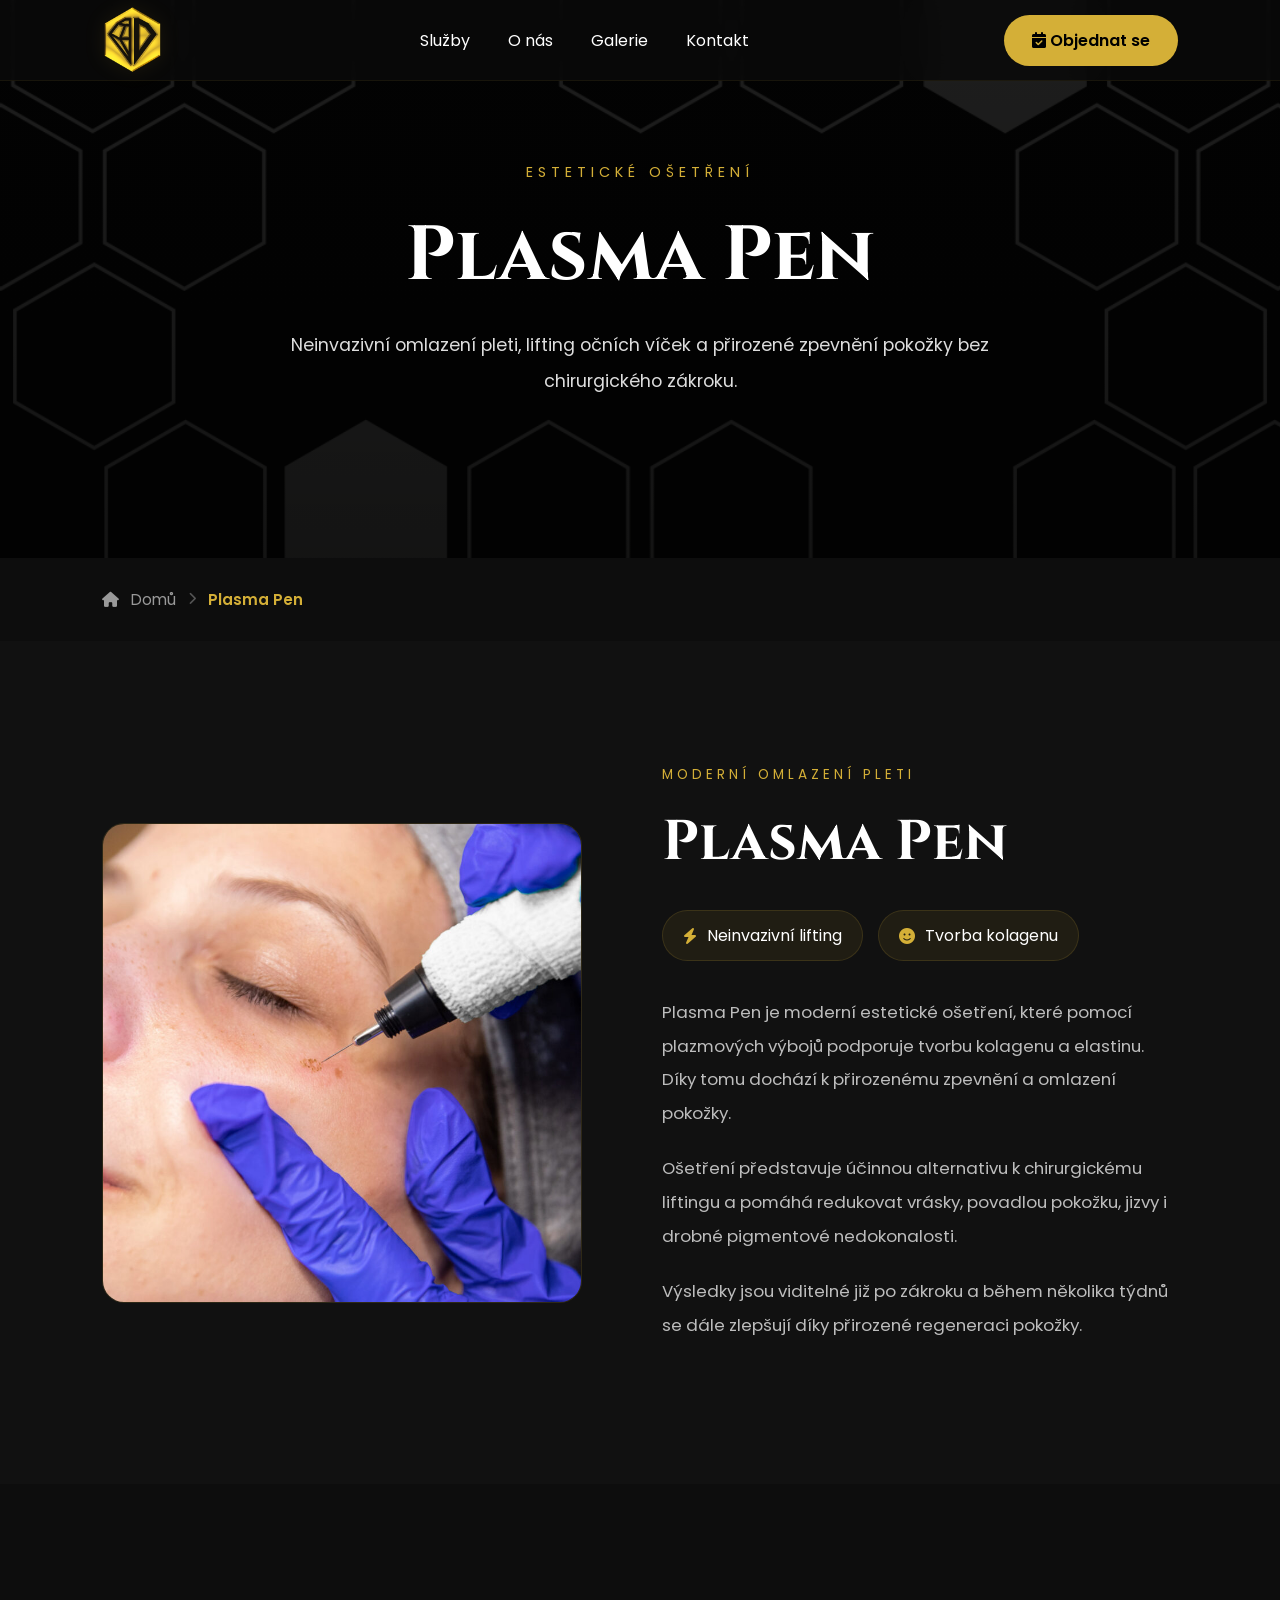
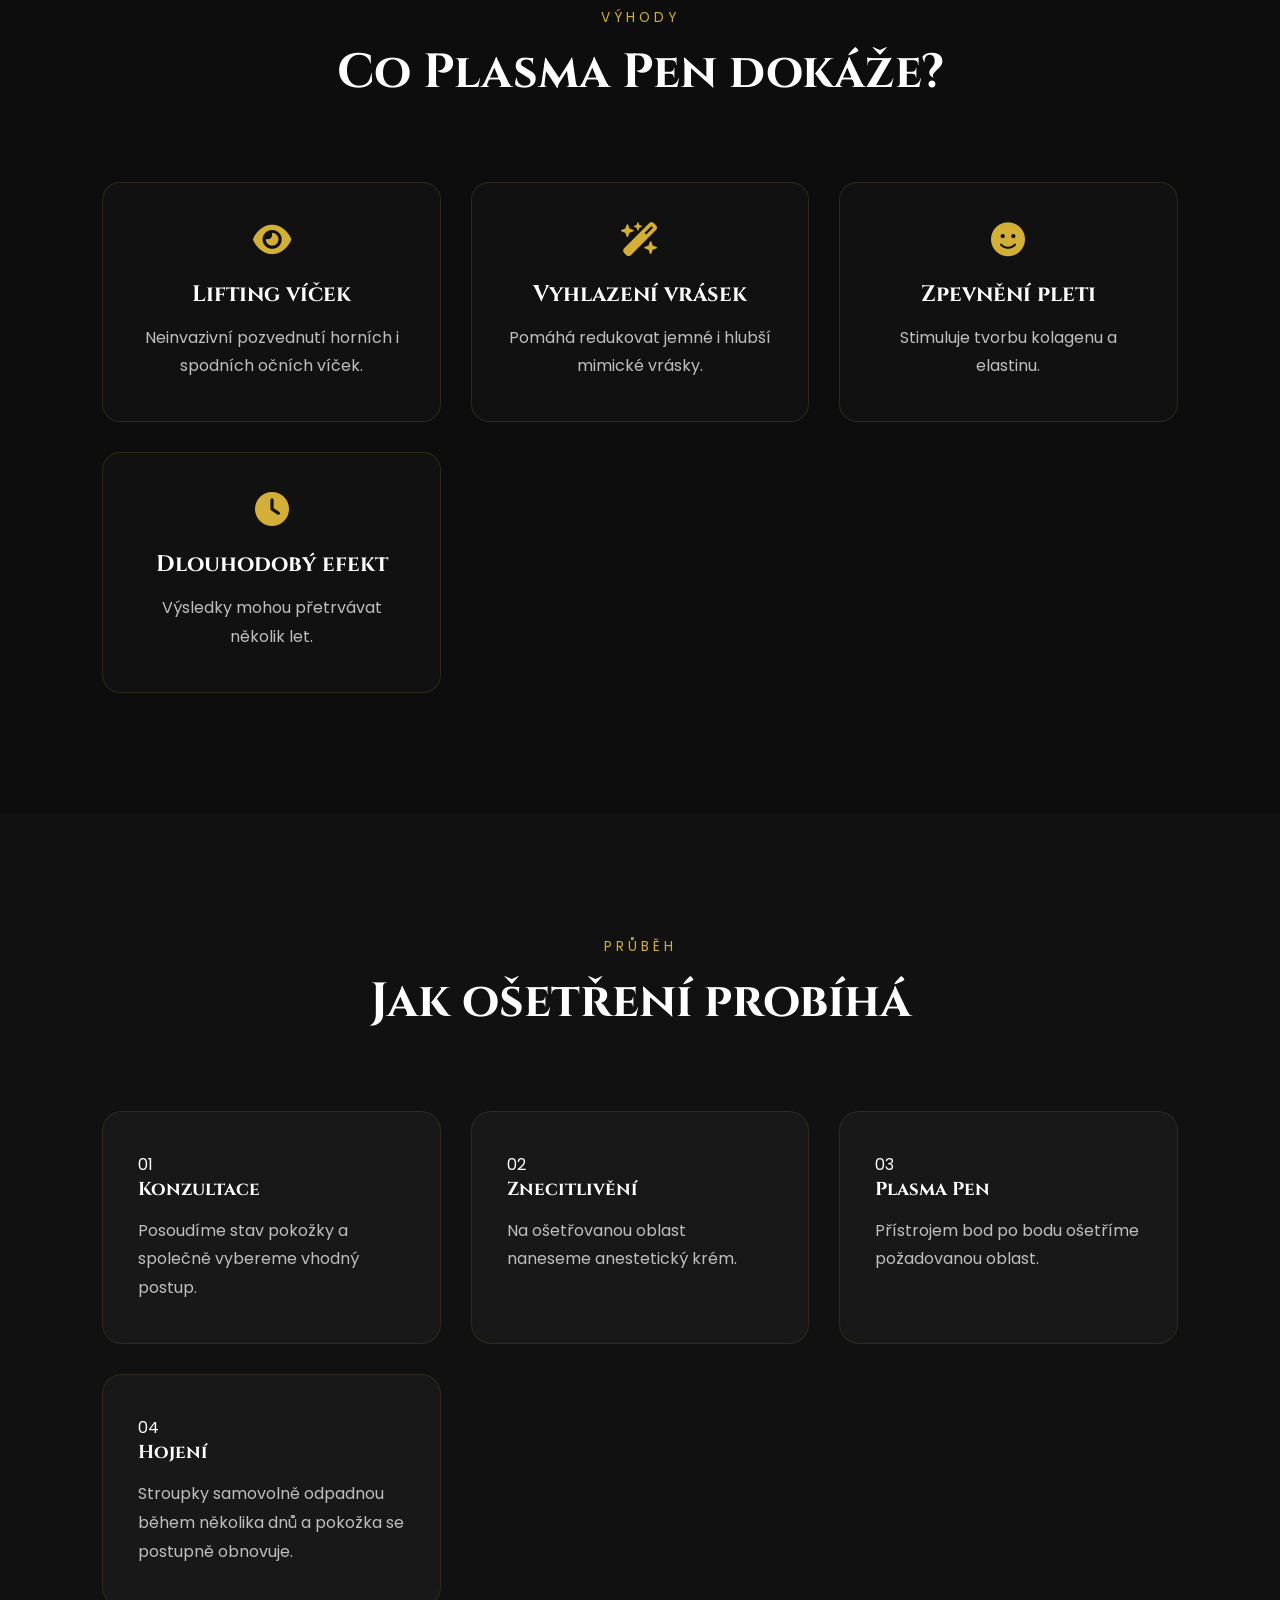
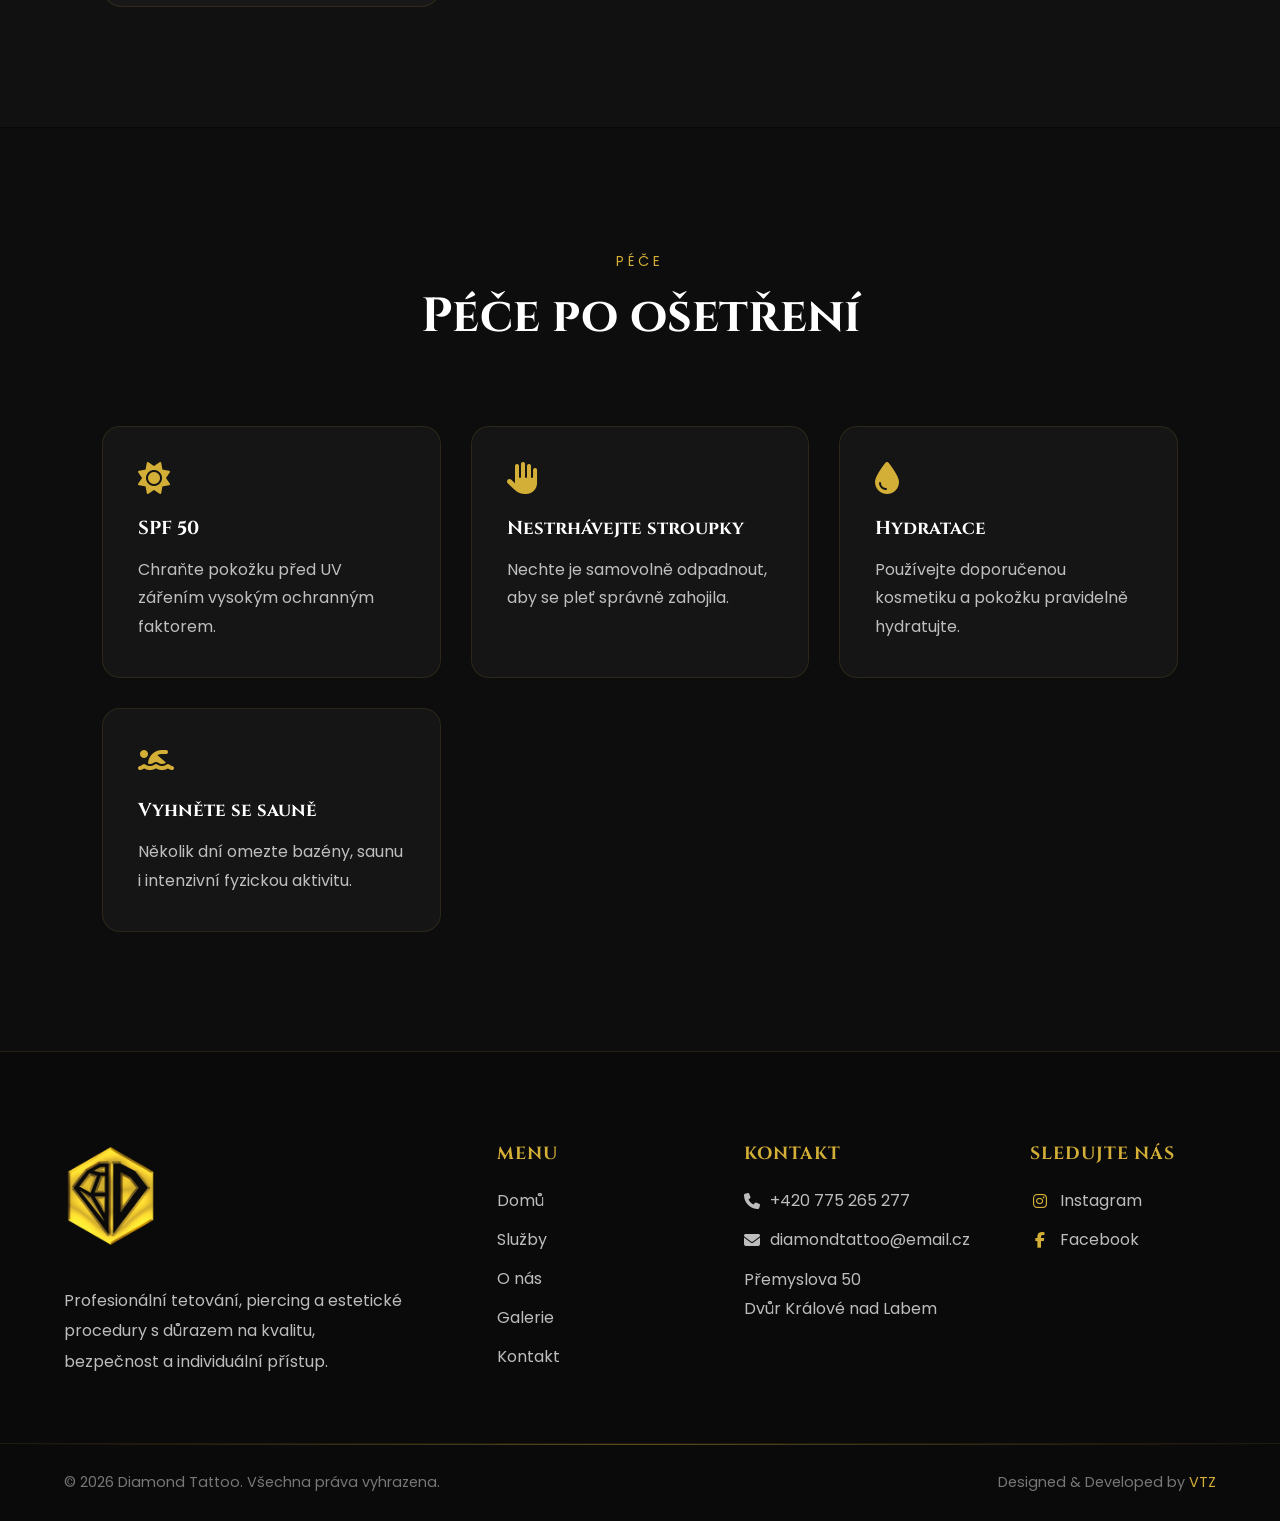
<file: plasmapen.html>
<!DOCTYPE html>
<html lang="cs">
<head>

    <meta charset="UTF-8">
    <meta name="viewport" content="width=device-width, initial-scale=1.0">
    <meta name="description"
content="Neinvazivní omlazení pleti pomocí Plasma Pen. Lifting víček, redukce vrásek, jizev i strií bez chirurgického zákroku.">
<meta name="keywords"
content="tetování, tattoo, piercing, Diamond Tattoo, Dvůr Králové, permanentní makeup, microneedling, plasma pen, scalp micropigmentation">
<meta name="author" content="VTZ">
<meta name="theme-color" content="#0b0b0b">
<meta property="og:title" content="Diamond Tattoo">
<meta property="og:description" content="Profesionální tetování, piercing a estetické procedury ve Dvoře Králové nad Labem.">
<meta property="og:type" content="website">
<meta property="og:image" content="https://diamondtattoo.cz/assets/img/og-image.jpg">
<meta property="og:url" content="https://diamondtattoo.cz">
<meta name="twitter:card" content="summary_large_image">
<meta name="twitter:title" content="Diamond Tattoo">
<meta name="twitter:description" content="Tetování, piercing a estetické procedury.">
<meta name="twitter:image" content="https://diamondtattoo.cz/assets/img/og-image.jpg">
<meta name="robots" content="index, follow">
   <title>Plasma Pen | Diamond Tattoo</title>

    
    <link rel="preconnect" href="https://fonts.googleapis.com">
    <link rel="preconnect" href="https://fonts.gstatic.com" crossorigin>

    <link href="https://fonts.googleapis.com/css2?family=Cinzel:wght@400;500;600;700&family=Poppins:wght@300;400;500;600&display=swap" rel="stylesheet">

    
    <link rel="stylesheet"
    href="https://cdnjs.cloudflare.com/ajax/libs/font-awesome/6.7.2/css/all.min.css">

    
    <link rel="stylesheet" href="assets/css/style.css">
    <link rel="stylesheet" href="assets/css/animations.css">
    <link rel="stylesheet" href="assets/css/responsive.css">
    <link rel="canonical" href="https://diamondtattoo.cz/plasmapen.html">
    <link rel="icon" href="favicon.ico">
</head>

<body>

    <header>
    <nav class="navbar">

    <a href="index.html" class="logo">
        <img src="assets/img/logooroDiamond.png" alt="Diamond Tattoo">
    </a>

    <ul class="nav-links">

        <li><a href="index.html#services">Služby</a></li>
<li><a href="index.html#about">O nás</a></li>
<li><a href="gallery.html">Galerie</a></li>
<li><a href="index.html#contact">Kontakt</a></li>
        <li class="mobile-divider"></li>

        <li class="mobile-only">
            <a href="tel:+420775265277">
                <i class="fa-solid fa-phone"></i>
                Zavolat
            </a>
        </li>

        <li class="mobile-only">
            <a href="https://maps.google.com/?q=Přemyslova+50+Dvůr+Králové+nad+Labem" target="_blank">
                <i class="fa-solid fa-location-dot"></i>
                Navigace
            </a>
        </li>

        <li class="mobile-only">
            <a href="https://instagram.com/diamondtattoo.cz" target="_blank">
                <i class="fa-brands fa-instagram"></i>
                Instagram
            </a>
        </li>

        <li class="mobile-only">
            <a href="https://facebook.com/nikoladiamondtattoo" target="_blank">
                <i class="fa-brands fa-facebook-f"></i>
                Facebook
            </a>
        </li>
        <li class="mobile-divider"></li>
        <li class="mobile-only mobile-cta">
            <a href="index.html#contact" class="mobile-btn">
                Objednat se
            </a>
        </li>

    </ul>

    <a href="index.html#contact" class="desktop-btn">
         <i class="fa-solid fa-calendar-check"></i>
        Objednat se
    </a>

    <div class="menu-toggle">

        <span></span>
        <span></span>
        <span></span>

    </div>

</nav>
<div class="menu-overlay"></div>
</header>

<section class="page-hero">

    <div class="page-hero-overlay"></div>

    <div class="page-hero-content">

        <span>ESTETICKÉ OŠETŘENÍ</span>

        <h1>Plasma Pen</h1>

        <p>
            Neinvazivní omlazení pleti, lifting očních víček
            a přirozené zpevnění pokožky bez chirurgického zákroku.
        </p>

    </div>

</section>

<section class="breadcrumb reveal">

    <a href="index.html">
        <i class="fa-solid fa-house"></i>
        Domů
    </a>

    <i class="fa-solid fa-chevron-right"></i>

    <span>Plasma Pen</span>

</section>

<section class="artist-story reveal">

    <div class="artist-photo">

        <img src="assets/img/plasmapen.jpg"
             alt="Plasma Pen Diamond Tattoo"
             loading="lazy">

    </div>

    <div class="artist-content">

        <span class="artist-label">MODERNÍ OMLAZENÍ PLETI</span>

        <h2>Plasma Pen</h2>

        <div class="artist-meta">

            <span>
                <i class="fa-solid fa-bolt"></i>
                Neinvazivní lifting
            </span>

            <span>
                <i class="fa-solid fa-face-smile"></i>
                Tvorba kolagenu
            </span>

        </div>

        <p>
            Plasma Pen je moderní estetické ošetření, které pomocí
            plazmových výbojů podporuje tvorbu kolagenu a elastinu.
            Díky tomu dochází k přirozenému zpevnění a omlazení pokožky.
        </p>

        <p>
            Ošetření představuje účinnou alternativu k chirurgickému
            liftingu a pomáhá redukovat vrásky, povadlou pokožku,
            jizvy i drobné pigmentové nedokonalosti.
        </p>

        <p>
            Výsledky jsou viditelné již po zákroku a během několika týdnů
            se dále zlepšují díky přirozené regeneraci pokožky.
        </p>

    </div>

</section>

<section class="styles-section reveal">

    <div class="section-title">

        <span>VÝHODY</span>

        <h2>Co Plasma Pen dokáže?</h2>

    </div>

    <div class="styles-grid">

        <div class="style-card reveal-scale">

            <i class="fa-solid fa-eye"></i>

            <h3>Lifting víček</h3>

            <p>
                Neinvazivní pozvednutí horních
                i spodních očních víček.
            </p>

        </div>

        <div class="style-card reveal-scale">

            <i class="fa-solid fa-wand-magic-sparkles"></i>

            <h3>Vyhlazení vrásek</h3>

            <p>
                Pomáhá redukovat jemné
                i hlubší mimické vrásky.
            </p>

        </div>

        <div class="style-card reveal-scale">

            <i class="fa-solid fa-face-smile"></i>

            <h3>Zpevnění pleti</h3>

            <p>
                Stimuluje tvorbu kolagenu
                a elastinu.
            </p>

        </div>

        <div class="style-card reveal-scale">

            <i class="fa-solid fa-clock"></i>

            <h3>Dlouhodobý efekt</h3>

            <p>
                Výsledky mohou přetrvávat
                několik let.
            </p>

        </div>

    </div>

</section>

<section class="process-section reveal">

    <div class="section-title">

        <span>PRŮBĚH</span>

        <h2>Jak ošetření probíhá</h2>

    </div>

    <div class="process-grid">

        <div class="process-card reveal-scale">

            <span>01</span>

            <h3>Konzultace</h3>

            <p>
                Posoudíme stav pokožky a společně vybereme vhodný postup.
            </p>

        </div>

        <div class="process-card reveal-scale">

            <span>02</span>

            <h3>Znecitlivění</h3>

            <p>
                Na ošetřovanou oblast naneseme anestetický krém.
            </p>

        </div>

        <div class="process-card reveal-scale">

            <span>03</span>

            <h3>Plasma Pen</h3>

            <p>
                Přístrojem bod po bodu ošetříme požadovanou oblast.
            </p>

        </div>

        <div class="process-card reveal-scale">

            <span>04</span>

            <h3>Hojení</h3>

            <p>
                Stroupky samovolně odpadnou během několika dnů
                a pokožka se postupně obnovuje.
            </p>

        </div>

    </div>

</section>

<section class="aftercare-section reveal">

    <div class="section-title">

        <span>PÉČE</span>

        <h2>Péče po ošetření</h2>

    </div>

    <div class="aftercare-grid">

        <div class="aftercare-card reveal-scale">

            <i class="fa-solid fa-sun"></i>

            <h3>SPF 50</h3>

            <p>
                Chraňte pokožku před UV zářením vysokým ochranným faktorem.
            </p>

        </div>

        <div class="aftercare-card reveal-scale">

            <i class="fa-solid fa-hand"></i>

            <h3>Nestrhávejte stroupky</h3>

            <p>
                Nechte je samovolně odpadnout, aby se pleť správně zahojila.
            </p>

        </div>

        <div class="aftercare-card reveal-scale">

            <i class="fa-solid fa-droplet"></i>

            <h3>Hydratace</h3>

            <p>
                Používejte doporučenou kosmetiku a pokožku pravidelně hydratujte.
            </p>

        </div>

        <div class="aftercare-card reveal-scale">

            <i class="fa-solid fa-person-swimming"></i>

            <h3>Vyhněte se sauně</h3>

            <p>
                Několik dní omezte bazény, saunu i intenzivní fyzickou aktivitu.
            </p>

        </div>

    </div>

</section>


<footer class="reveal">

    <div class="footer-container">

        <div class="footer-about">

            <img src="assets/img/logooroDiamond.png"
                 alt="Diamond Tattoo">

            <p>
                Profesionální tetování, piercing a estetické procedury
                s důrazem na kvalitu, bezpečnost a individuální přístup.
            </p>

        </div>

        <div class="footer-links">

            <h3>Menu</h3>

            <a href="index.html">Domů</a>
<a href="index.html#services">Služby</a>
<a href="index.html#about">O nás</a>
<a href="gallery.html">Galerie</a>
<a href="index.html#contact">Kontakt</a>

        </div>

        <div class="footer-contact">

            <h3>Kontakt</h3>

            <a href="tel:+420775265277">
                 <i class="fa-solid fa-phone"></i>
                +420 775 265 277
            </a>

            <a href="mailto:diamondtattoo@email.cz">
                <i class="fa-solid fa-envelope"></i>
                diamondtattoo@email.cz
            </a>

            <p>
                Přemyslova 50<br>
                Dvůr Králové nad Labem
            </p>

        </div>

        <div class="footer-social">

            <h3>Sledujte nás</h3>

            <a href="https://www.instagram.com/diamondtattoo.cz/" target="_blank">
                <i class="fa-brands fa-instagram"></i>
                Instagram
            </a>

            <a href="https://www.facebook.com/nikoladiamondtattoo/" target="_blank">
                <i class="fa-brands fa-facebook-f"></i>
                Facebook
            </a>

        </div>

    </div>

    <div class="footer-bottom">

        <p>
            © 2026 Diamond Tattoo. Všechna práva vyhrazena.
        </p>

       <p>

    Designed & Developed by

    <span>VTZ</span>

</p>

    </div>

</footer>


<script src="assets/js/main.js"></script>
<script src="assets/js/gallery.js"></script>

</body>
</html>
</file>
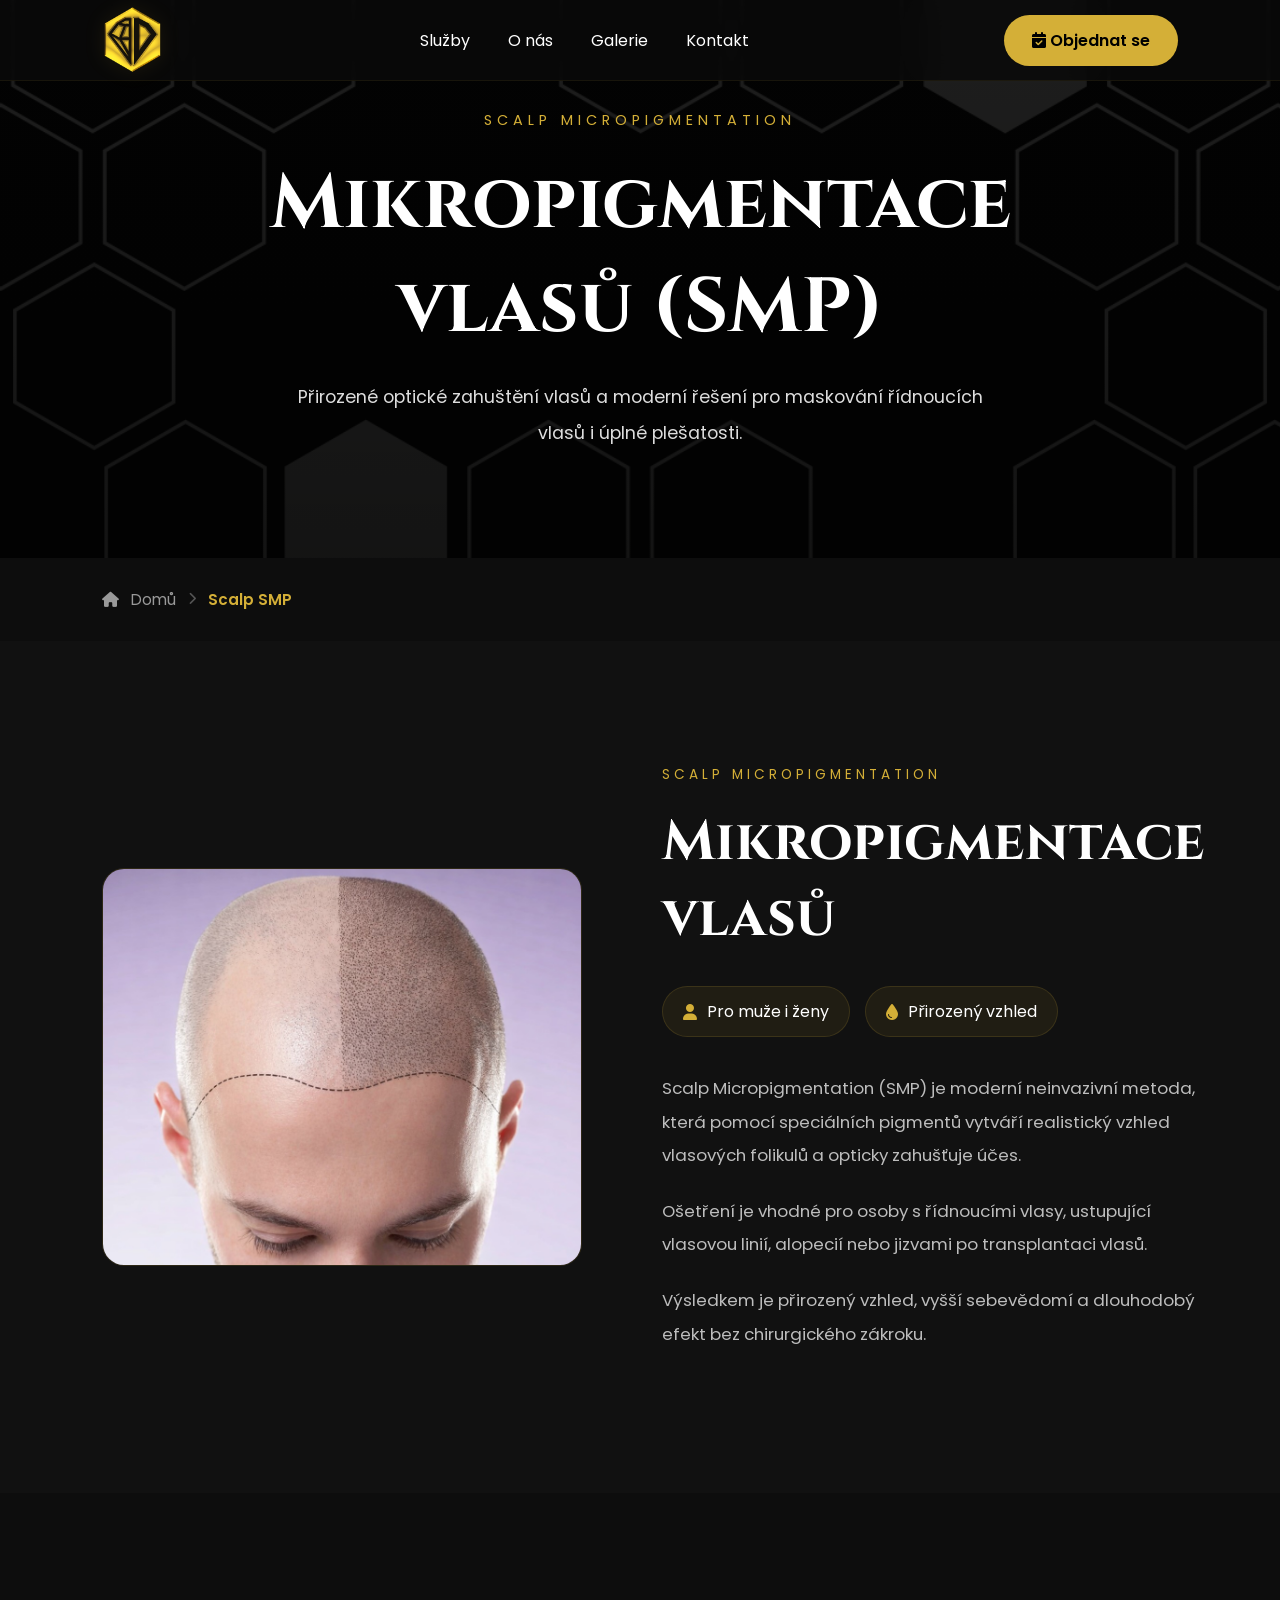
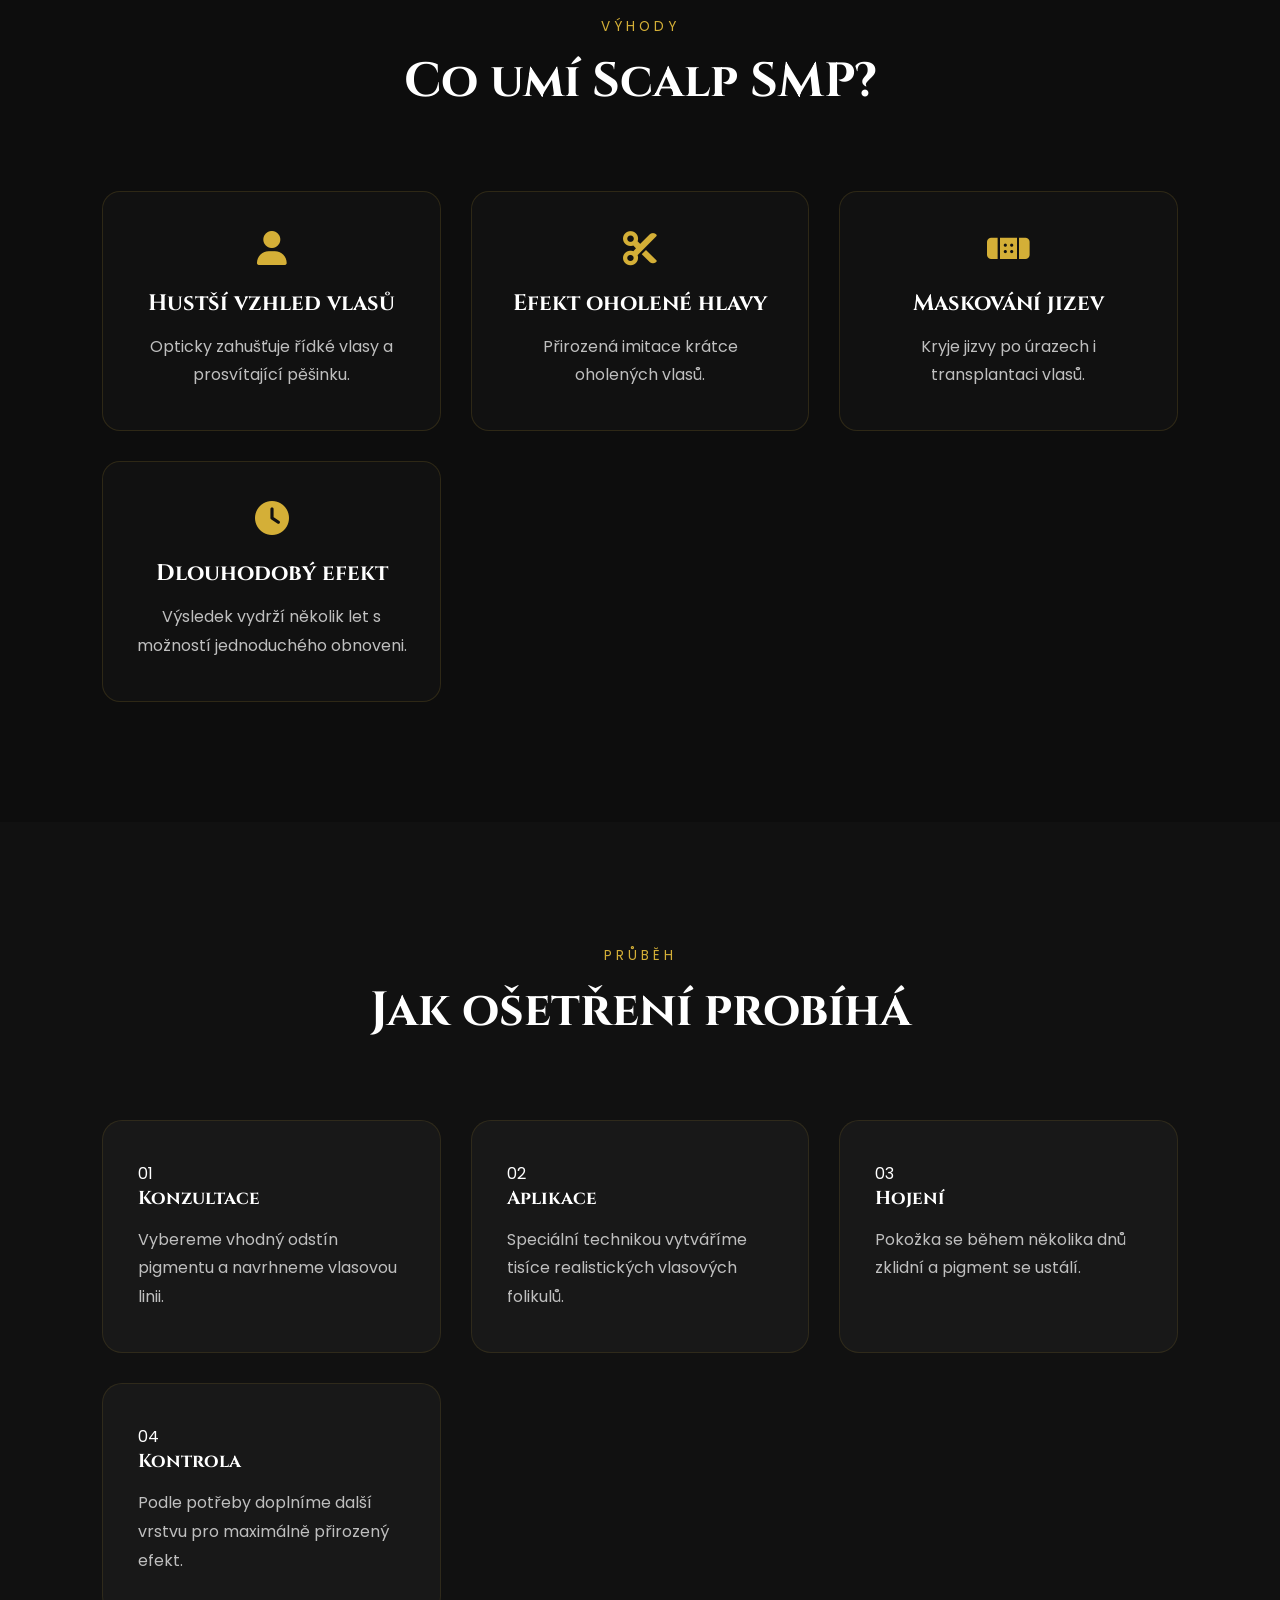
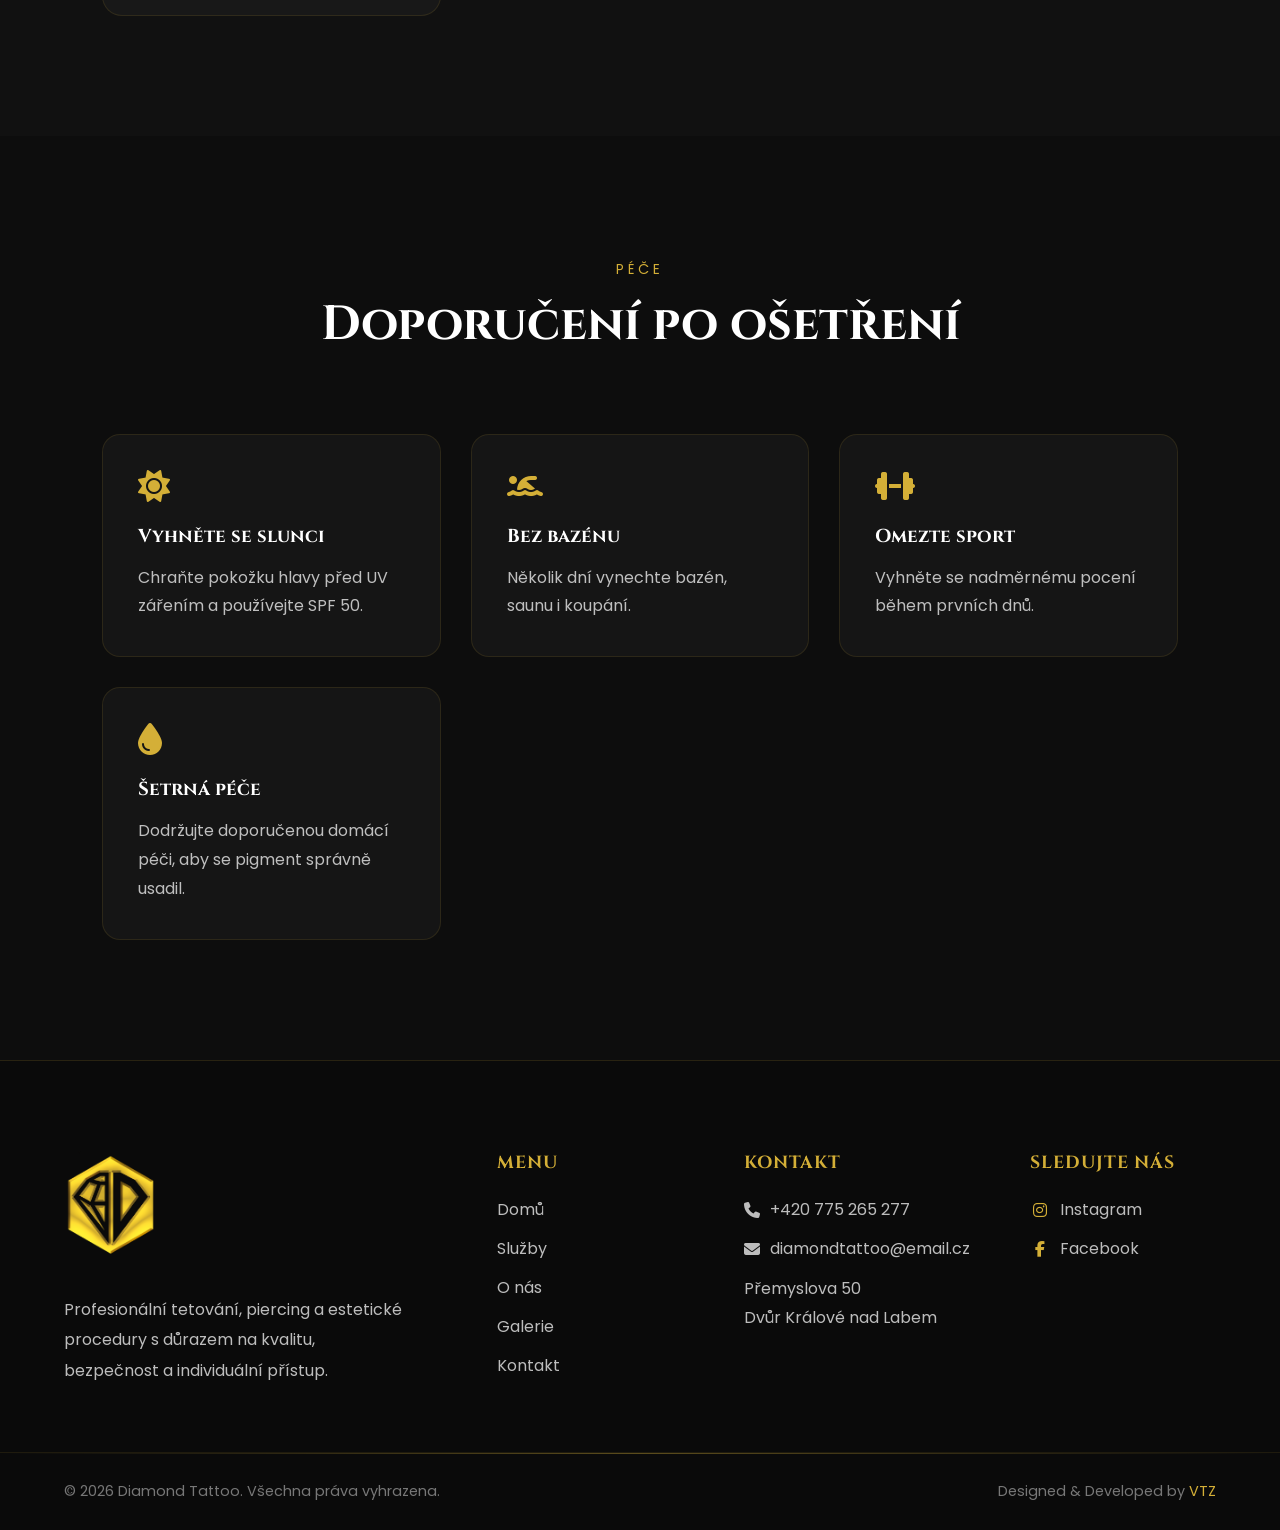
<file: scalp.html>
<!DOCTYPE html>
<html lang="cs">
<head>

    <meta charset="UTF-8">
    <meta name="viewport" content="width=device-width, initial-scale=1.0">
    <meta name="description"
content="Mikropigmentace vlasů (Scalp SMP) vytváří efekt hustších vlasů nebo oholeného účesu. Řešení pro muže i ženy při řídnutí vlasů.">
<meta name="keywords"
content="tetování, tattoo, piercing, Diamond Tattoo, Dvůr Králové, permanentní makeup, microneedling, plasma pen, scalp micropigmentation">
<meta name="author" content="VTZ">
<meta name="theme-color" content="#0b0b0b">
<meta property="og:title" content="Diamond Tattoo">
<meta property="og:description" content="Profesionální tetování, piercing a estetické procedury ve Dvoře Králové nad Labem.">
<meta property="og:type" content="website">
<meta property="og:image" content="https://diamondtattoo.cz/assets/img/og-image.jpg">
<meta property="og:url" content="https://diamondtattoo.cz">
<meta name="twitter:card" content="summary_large_image">
<meta name="twitter:title" content="Diamond Tattoo">
<meta name="twitter:description" content="Tetování, piercing a estetické procedury.">
<meta name="twitter:image" content="https://diamondtattoo.cz/assets/img/og-image.jpg">
<meta name="robots" content="index, follow">
  <title>Scalp SMP | Mikropigmentace vlasů | Diamond Tattoo</title>

    
    <link rel="preconnect" href="https://fonts.googleapis.com">
    <link rel="preconnect" href="https://fonts.gstatic.com" crossorigin>

    <link href="https://fonts.googleapis.com/css2?family=Cinzel:wght@400;500;600;700&family=Poppins:wght@300;400;500;600&display=swap" rel="stylesheet">

    
    <link rel="stylesheet"
    href="https://cdnjs.cloudflare.com/ajax/libs/font-awesome/6.7.2/css/all.min.css">

    
    <link rel="stylesheet" href="assets/css/style.css">
    <link rel="stylesheet" href="assets/css/animations.css">
    <link rel="stylesheet" href="assets/css/responsive.css">
    <link rel="canonical" href="https://diamondtattoo.cz/scalp.html">
    <link rel="icon" href="favicon.ico">
</head>

<body>

    <header>
    <nav class="navbar">

    <a href="index.html" class="logo">
        <img src="assets/img/logooroDiamond.png" alt="Diamond Tattoo">
    </a>

    <ul class="nav-links">

        <li><a href="index.html#services">Služby</a></li>
<li><a href="index.html#about">O nás</a></li>
<li><a href="gallery.html">Galerie</a></li>
<li><a href="index.html#contact">Kontakt</a></li>
        <li class="mobile-divider"></li>

        <li class="mobile-only">
            <a href="tel:+420775265277">
                <i class="fa-solid fa-phone"></i>
                Zavolat
            </a>
        </li>

        <li class="mobile-only">
            <a href="https://maps.google.com/?q=Přemyslova+50+Dvůr+Králové+nad+Labem" target="_blank">
                <i class="fa-solid fa-location-dot"></i>
                Navigace
            </a>
        </li>

        <li class="mobile-only">
            <a href="https://instagram.com/diamondtattoo.cz" target="_blank">
                <i class="fa-brands fa-instagram"></i>
                Instagram
            </a>
        </li>

        <li class="mobile-only">
            <a href="https://facebook.com/nikoladiamondtattoo" target="_blank">
                <i class="fa-brands fa-facebook-f"></i>
                Facebook
            </a>
        </li>
        <li class="mobile-divider"></li>
        <li class="mobile-only mobile-cta">
            <a href="index.html#contact" class="mobile-btn">
                Objednat se
            </a>
        </li>

    </ul>

    <a href="index.html#contact" class="desktop-btn">
         <i class="fa-solid fa-calendar-check"></i>
        Objednat se
    </a>

    <div class="menu-toggle">

        <span></span>
        <span></span>
        <span></span>

    </div>

</nav>
<div class="menu-overlay"></div>
</header>

<section class="page-hero">

    <div class="page-hero-overlay"></div>

    <div class="page-hero-content">

        <span>SCALP MICROPIGMENTATION</span>

        <h1>Mikropigmentace vlasů (SMP)</h1>

        <p>
            Přirozené optické zahuštění vlasů a moderní řešení
            pro maskování řídnoucích vlasů i úplné plešatosti.
        </p>

    </div>

</section>

<section class="breadcrumb reveal">

    <a href="index.html">
        <i class="fa-solid fa-house"></i>
        Domů
    </a>

    <i class="fa-solid fa-chevron-right"></i>

    <span>Scalp SMP</span>

</section>

<section class="artist-story reveal">

    <div class="artist-photo">

        <img src="assets/img/scalp.jpg"
             alt="Scalp Micropigmentation"
             loading="lazy">

    </div>

    <div class="artist-content">

        <span class="artist-label">SCALP MICROPIGMENTATION</span>

        <h2>Mikropigmentace vlasů</h2>

        <div class="artist-meta">

            <span>
                <i class="fa-solid fa-user"></i>
                Pro muže i ženy
            </span>

            <span>
                <i class="fa-solid fa-droplet"></i>
                Přirozený vzhled
            </span>

        </div>

        <p>
            Scalp Micropigmentation (SMP) je moderní neinvazivní metoda,
            která pomocí speciálních pigmentů vytváří realistický vzhled
            vlasových folikulů a opticky zahušťuje účes.
        </p>

        <p>
            Ošetření je vhodné pro osoby s řídnoucími vlasy,
            ustupující vlasovou linií, alopecií nebo jizvami
            po transplantaci vlasů.
        </p>

        <p>
            Výsledkem je přirozený vzhled, vyšší sebevědomí
            a dlouhodobý efekt bez chirurgického zákroku.
        </p>

    </div>

</section>

<section class="styles-section reveal">

    <div class="section-title">

        <span>VÝHODY</span>

        <h2>Co umí Scalp SMP?</h2>

    </div>

    <div class="styles-grid">

        <div class="style-card reveal-scale">

            <i class="fa-solid fa-user"></i>

            <h3>Hustší vzhled vlasů</h3>

            <p>
                Opticky zahušťuje řídké vlasy
                a prosvítající pěšinku.
            </p>

        </div>

        <div class="style-card reveal-scale">

            <i class="fa-solid fa-scissors"></i>

            <h3>Efekt oholené hlavy</h3>

            <p>
                Přirozená imitace krátce
                oholených vlasů.
            </p>

        </div>

        <div class="style-card reveal-scale">

            <i class="fa-solid fa-bandage"></i>

            <h3>Maskování jizev</h3>

            <p>
                Kryje jizvy po úrazech
                i transplantaci vlasů.
            </p>

        </div>

        <div class="style-card reveal-scale">

            <i class="fa-solid fa-clock"></i>

            <h3>Dlouhodobý efekt</h3>

            <p>
                Výsledek vydrží několik let
                s možností jednoduchého obnoveni.
            </p>

        </div>

    </div>

</section>

<section class="process-section reveal">

    <div class="section-title">

        <span>PRŮBĚH</span>

        <h2>Jak ošetření probíhá</h2>

    </div>

    <div class="process-grid">

        <div class="process-card reveal-scale">

            <span>01</span>

            <h3>Konzultace</h3>

            <p>
                Vybereme vhodný odstín pigmentu
                a navrhneme vlasovou linii.
            </p>

        </div>

        <div class="process-card reveal-scale">

            <span>02</span>

            <h3>Aplikace</h3>

            <p>
                Speciální technikou vytváříme
                tisíce realistických vlasových folikulů.
            </p>

        </div>

        <div class="process-card reveal-scale">

            <span>03</span>

            <h3>Hojení</h3>

            <p>
                Pokožka se během několika dnů
                zklidní a pigment se ustálí.
            </p>

        </div>

        <div class="process-card reveal-scale">

            <span>04</span>

            <h3>Kontrola</h3>

            <p>
                Podle potřeby doplníme další vrstvu
                pro maximálně přirozený efekt.
            </p>

        </div>

    </div>

</section>

<section class="aftercare-section reveal">

    <div class="section-title">

        <span>PÉČE</span>

        <h2>Doporučení po ošetření</h2>

    </div>

    <div class="aftercare-grid">

        <div class="aftercare-card reveal-scale">

            <i class="fa-solid fa-sun"></i>

            <h3>Vyhněte se slunci</h3>

            <p>
                Chraňte pokožku hlavy před UV zářením
                a používejte SPF 50.
            </p>

        </div>

        <div class="aftercare-card reveal-scale">

            <i class="fa-solid fa-person-swimming"></i>

            <h3>Bez bazénu</h3>

            <p>
                Několik dní vynechte bazén,
                saunu i koupání.
            </p>

        </div>

        <div class="aftercare-card reveal-scale">

            <i class="fa-solid fa-dumbbell"></i>

            <h3>Omezte sport</h3>

            <p>
                Vyhněte se nadměrnému pocení
                během prvních dnů.
            </p>

        </div>

        <div class="aftercare-card reveal-scale">

            <i class="fa-solid fa-droplet"></i>

            <h3>Šetrná péče</h3>

            <p>
                Dodržujte doporučenou domácí péči,
                aby se pigment správně usadil.
            </p>

        </div>

    </div>

</section>


<footer class="reveal">

    <div class="footer-container">

        <div class="footer-about">

            <img src="assets/img/logooroDiamond.png"
                 alt="Diamond Tattoo">

            <p>
                Profesionální tetování, piercing a estetické procedury
                s důrazem na kvalitu, bezpečnost a individuální přístup.
            </p>

        </div>

        <div class="footer-links">

            <h3>Menu</h3>

            <a href="index.html">Domů</a>
<a href="index.html#services">Služby</a>
<a href="index.html#about">O nás</a>
<a href="gallery.html">Galerie</a>
<a href="index.html#contact">Kontakt</a>

        </div>

        <div class="footer-contact">

            <h3>Kontakt</h3>

            <a href="tel:+420775265277">
                 <i class="fa-solid fa-phone"></i>
                +420 775 265 277
            </a>

            <a href="mailto:diamondtattoo@email.cz">
                <i class="fa-solid fa-envelope"></i>
                diamondtattoo@email.cz
            </a>

            <p>
                Přemyslova 50<br>
                Dvůr Králové nad Labem
            </p>

        </div>

        <div class="footer-social">

            <h3>Sledujte nás</h3>

            <a href="https://www.instagram.com/diamondtattoo.cz/" target="_blank">
                <i class="fa-brands fa-instagram"></i>
                Instagram
            </a>

            <a href="https://www.facebook.com/nikoladiamondtattoo/" target="_blank">
                <i class="fa-brands fa-facebook-f"></i>
                Facebook
            </a>

        </div>

    </div>

    <div class="footer-bottom">

        <p>
            © 2026 Diamond Tattoo. Všechna práva vyhrazena.
        </p>

       <p>

    Designed & Developed by

    <span>VTZ</span>

</p>

    </div>

</footer>


<script src="assets/js/main.js"></script>
<script src="assets/js/gallery.js"></script>

</body>
</html>
</file>
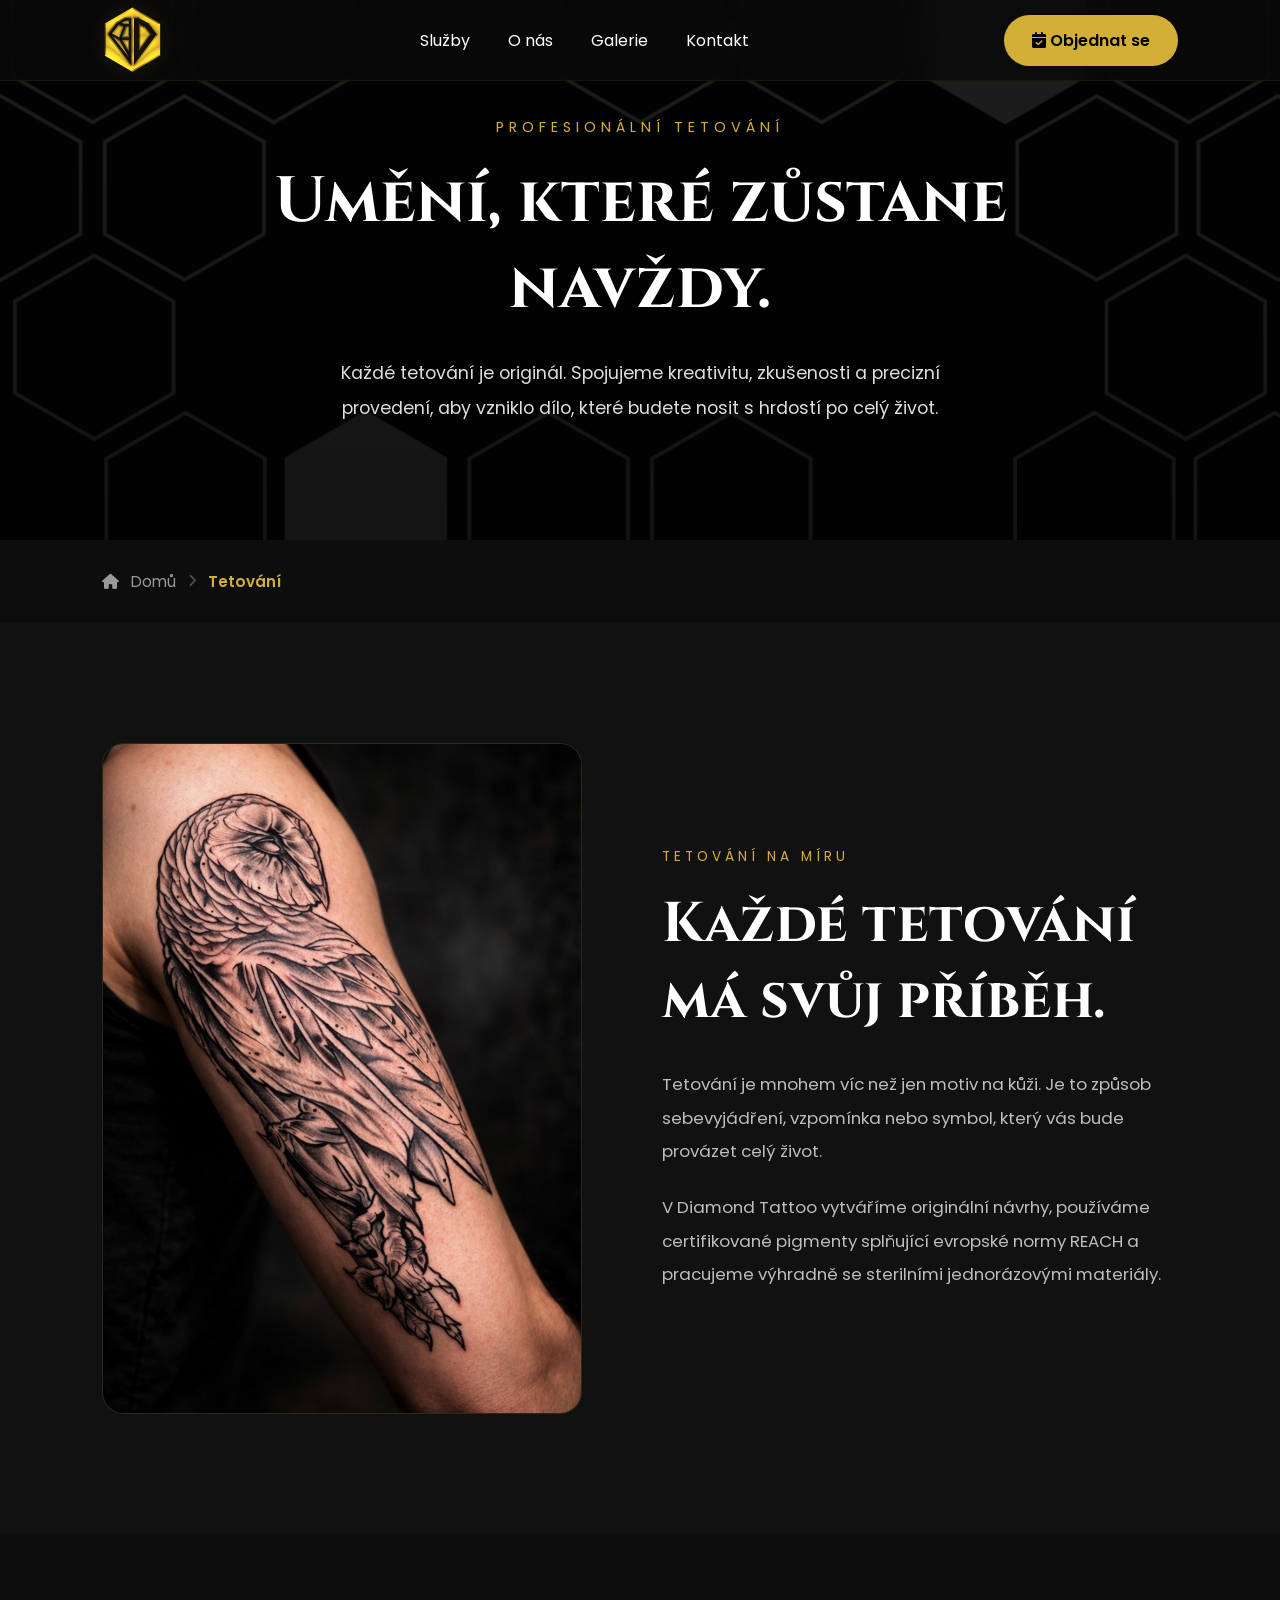
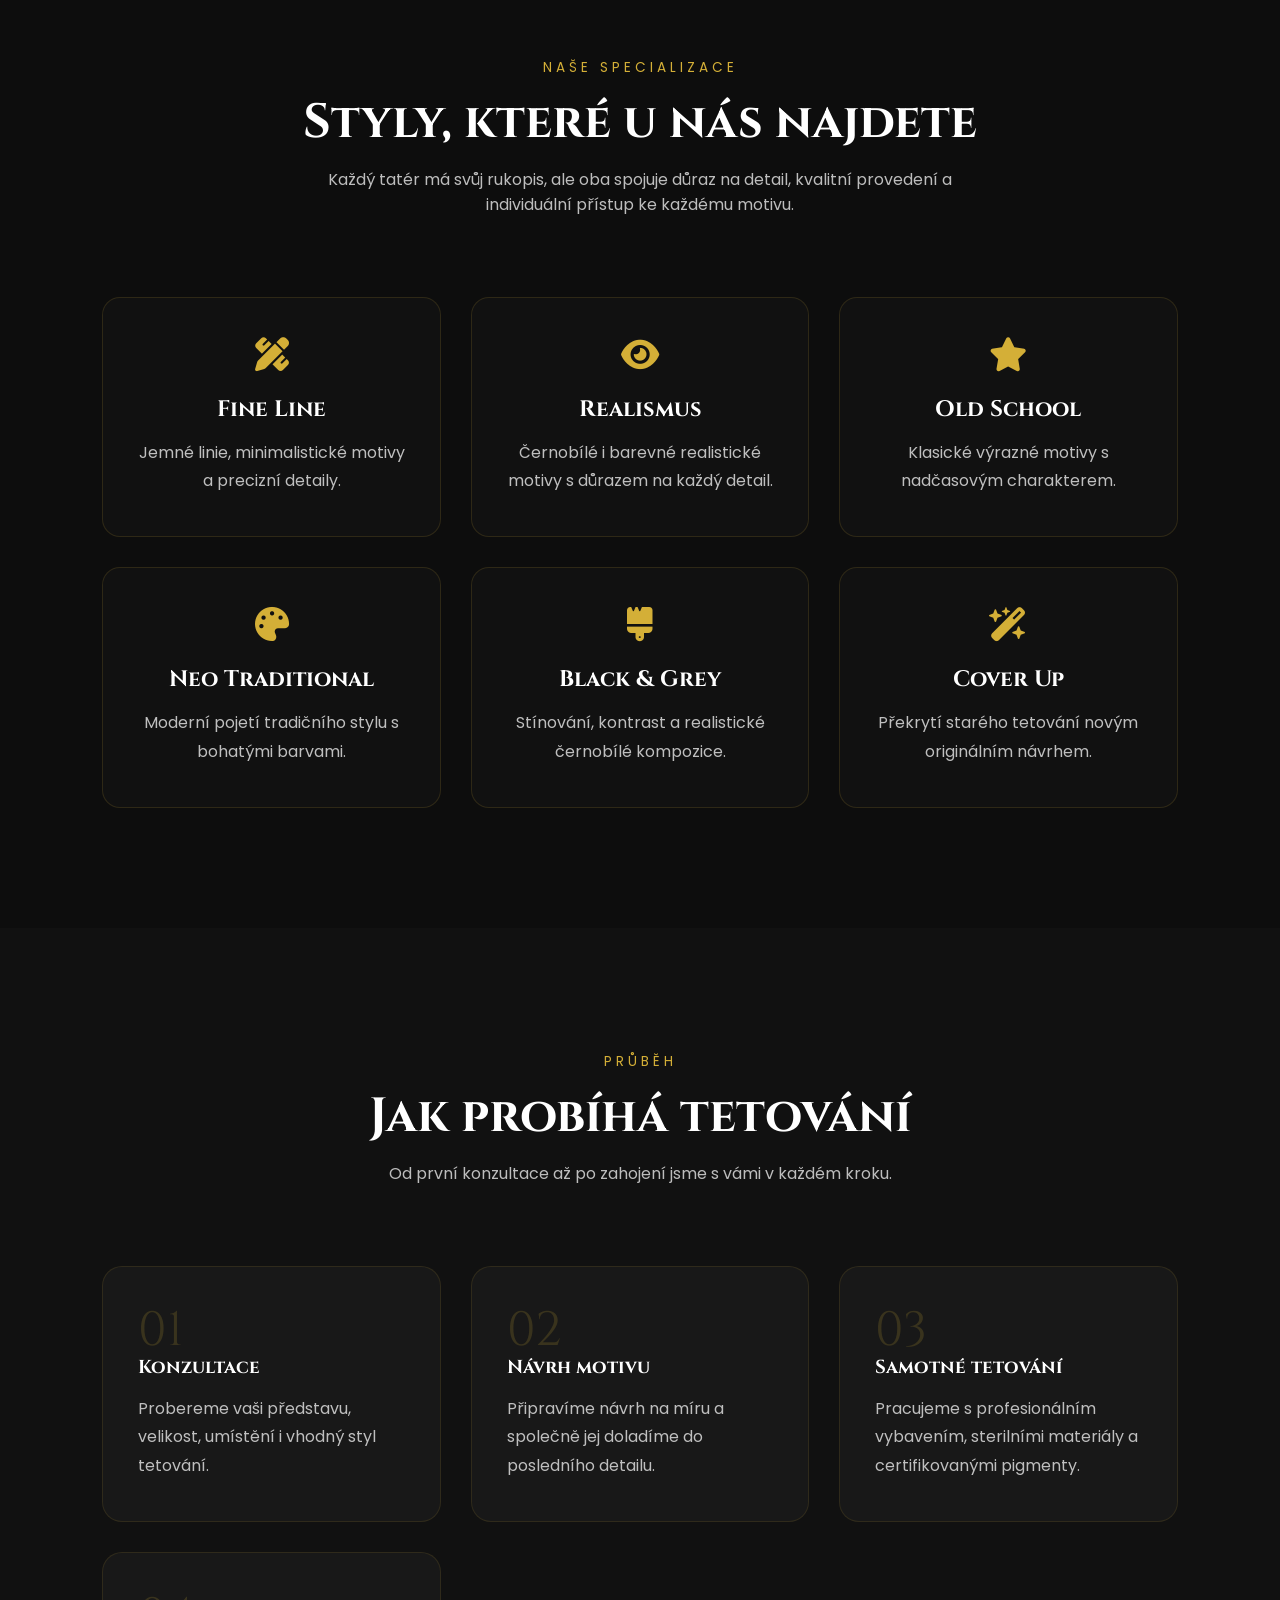
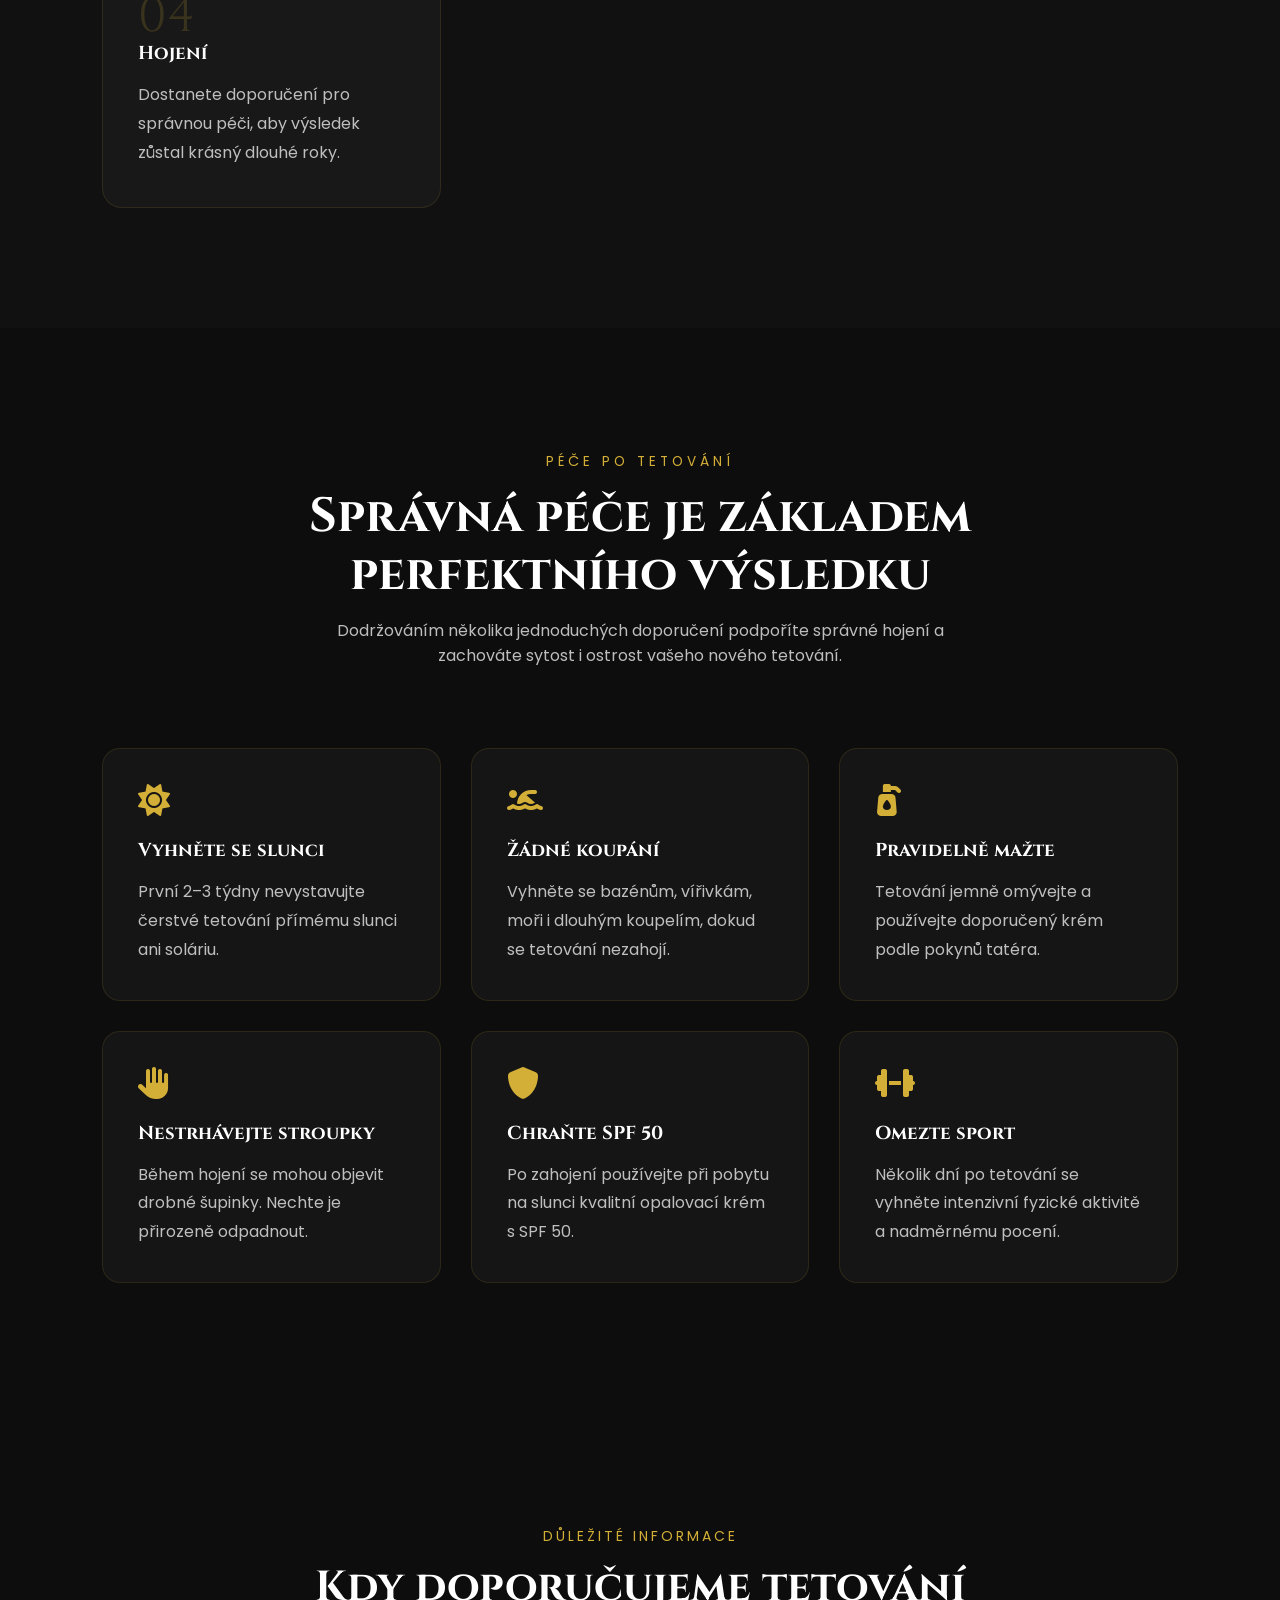
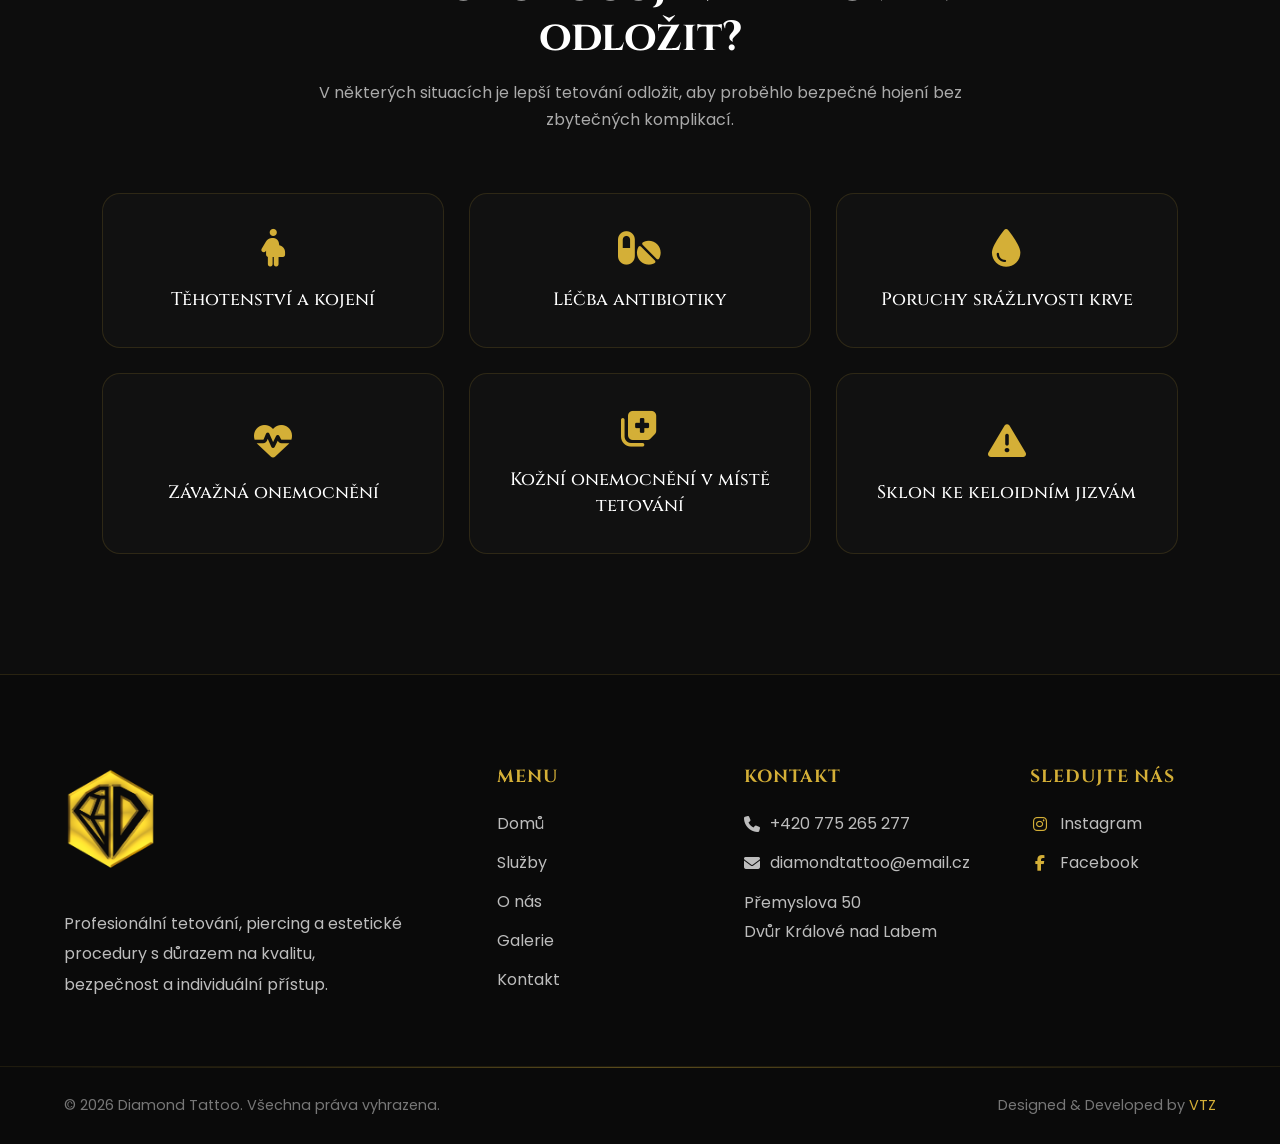
<file: tattoo.html>
<!DOCTYPE html>
<html lang="cs">
<head>

    <meta charset="UTF-8">
    <meta name="viewport" content="width=device-width, initial-scale=1.0">
    <meta name="description"
content="Profesionální tetování na míru ve studiu Diamond Tattoo. Originální návrhy, kvalitní materiály, individuální přístup a důraz na bezpečnost.">
<meta name="keywords"
content="tetování, tattoo, piercing, Diamond Tattoo, Dvůr Králové, permanentní makeup, microneedling, plasma pen, scalp micropigmentation">
<meta name="author" content="VTZ">
<meta name="theme-color" content="#0b0b0b">
<meta property="og:title" content="Diamond Tattoo">
<meta property="og:description" content="Profesionální tetování, piercing a estetické procedury ve Dvoře Králové nad Labem.">
<meta property="og:type" content="website">
<meta property="og:image" content="https://diamondtattoo.cz/assets/img/og-image.jpg">
<meta property="og:url" content="https://diamondtattoo.cz">
<meta name="twitter:card" content="summary_large_image">
<meta name="twitter:title" content="Diamond Tattoo">
<meta name="twitter:description" content="Tetování, piercing a estetické procedury.">
<meta name="twitter:image" content="https://diamondtattoo.cz/assets/img/og-image.jpg">
<meta name="robots" content="index, follow">
   <title>Tetování | Diamond Tattoo | Dvůr Králové nad Labem</title>

    
    <link rel="preconnect" href="https://fonts.googleapis.com">
    <link rel="preconnect" href="https://fonts.gstatic.com" crossorigin>

    <link href="https://fonts.googleapis.com/css2?family=Cinzel:wght@400;500;600;700&family=Poppins:wght@300;400;500;600&display=swap" rel="stylesheet">

    
    <link rel="stylesheet"
    href="https://cdnjs.cloudflare.com/ajax/libs/font-awesome/6.7.2/css/all.min.css">

    
    <link rel="stylesheet" href="assets/css/style.css">
    <link rel="stylesheet" href="assets/css/animations.css">
    <link rel="stylesheet" href="assets/css/responsive.css">
    <link rel="canonical" href="https://diamondtattoo.cz/tattoo.html">
    <link rel="icon" href="favicon.ico">
</head>

<body>

    <header>
    <nav class="navbar">

    <a href="index.html" class="logo">
        <img src="assets/img/logooroDiamond.png" alt="Diamond Tattoo">
    </a>

    <ul class="nav-links">

        <li><a href="index.html#services">Služby</a></li>
<li><a href="index.html#about">O nás</a></li>
<li><a href="gallery.html">Galerie</a></li>
<li><a href="index.html#contact">Kontakt</a></li>
        <li class="mobile-divider"></li>

        <li class="mobile-only">
            <a href="tel:+420775265277">
                <i class="fa-solid fa-phone"></i>
                Zavolat
            </a>
        </li>

        <li class="mobile-only">
            <a href="https://maps.google.com/?q=Přemyslova+50+Dvůr+Králové+nad+Labem" target="_blank">
                <i class="fa-solid fa-location-dot"></i>
                Navigace
            </a>
        </li>

        <li class="mobile-only">
            <a href="https://instagram.com/diamondtattoo.cz" target="_blank">
                <i class="fa-brands fa-instagram"></i>
                Instagram
            </a>
        </li>

        <li class="mobile-only">
            <a href="https://facebook.com/nikoladiamondtattoo" target="_blank">
                <i class="fa-brands fa-facebook-f"></i>
                Facebook
            </a>
        </li>
        <li class="mobile-divider"></li>
        <li class="mobile-only mobile-cta">
            <a href="index.html#contact" class="mobile-btn">
                Objednat se
            </a>
        </li>

    </ul>

    <a href="index.html#contact" class="desktop-btn">
         <i class="fa-solid fa-calendar-check"></i>
        Objednat se
    </a>

    <div class="menu-toggle">

        <span></span>
        <span></span>
        <span></span>

    </div>

</nav>
<div class="menu-overlay"></div>
</header>

<section class="page-hero service-hero">

    <div class="page-hero-overlay"></div>

    <div class="page-hero-content reveal">

        <span>PROFESIONÁLNÍ TETOVÁNÍ</span>

        <h1>Umění, které zůstane navždy.</h1>

        <p>
            Každé tetování je originál. Spojujeme kreativitu, zkušenosti
            a precizní provedení, aby vzniklo dílo, které budete nosit
            s hrdostí po celý život.
        </p>

    </div>

</section>

<section class="breadcrumb reveal">

    <a href="index.html">
        <i class="fa-solid fa-house"></i>
        Domů
    </a>

    <i class="fa-solid fa-chevron-right"></i>

    <span>Tetování</span>

</section>

<section class="artist-story reveal">

    <div class="artist-photo">

        <img src="assets/img/57.jpg"
             alt="Profesionální tetování"
             loading="lazy">

    </div>

    <div class="artist-content">

        <span class="artist-label">
            TETOVÁNÍ NA MÍRU
        </span>

        <h2>Každé tetování má svůj příběh.</h2>

        <p>

            Tetování je mnohem víc než jen motiv na kůži.
            Je to způsob sebevyjádření, vzpomínka nebo symbol,
            který vás bude provázet celý život.

        </p>

        <p>

            V Diamond Tattoo vytváříme originální návrhy,
            používáme certifikované pigmenty splňující evropské
            normy REACH a pracujeme výhradně se sterilními
            jednorázovými materiály.

        </p>

    </div>

</section>

<section class="styles-section reveal">

    <div class="section-title">

        <span>NAŠE SPECIALIZACE</span>

        <h2>Styly, které u nás najdete</h2>

        <p>
            Každý tatér má svůj rukopis, ale oba spojuje důraz na detail,
            kvalitní provedení a individuální přístup ke každému motivu.
        </p>

    </div>

    <div class="styles-grid">

        <div class="style-card reveal-scale">

            <i class="fa-solid fa-pen-ruler"></i>

            <h3>Fine Line</h3>

            <p>Jemné linie, minimalistické motivy a precizní detaily.</p>

        </div>

        <div class="style-card reveal-scale">

            <i class="fa-solid fa-eye"></i>

            <h3>Realismus</h3>

            <p>Černobílé i barevné realistické motivy s důrazem na každý detail.</p>

        </div>

        <div class="style-card reveal-scale">

            <i class="fa-solid fa-star"></i>

            <h3>Old School</h3>

            <p>Klasické výrazné motivy s nadčasovým charakterem.</p>

        </div>

        <div class="style-card reveal-scale">

            <i class="fa-solid fa-palette"></i>

            <h3>Neo Traditional</h3>

            <p>Moderní pojetí tradičního stylu s bohatými barvami.</p>

        </div>

        <div class="style-card reveal-scale">

            <i class="fa-solid fa-brush"></i>

            <h3>Black & Grey</h3>

            <p>Stínování, kontrast a realistické černobílé kompozice.</p>

        </div>

        <div class="style-card reveal-scale">

            <i class="fa-solid fa-wand-magic-sparkles"></i>

            <h3>Cover Up</h3>

            <p>Překrytí starého tetování novým originálním návrhem.</p>

        </div>

    </div>

</section>

<section class="process-section reveal">

    <div class="section-title">

        <span>PRŮBĚH</span>

        <h2>Jak probíhá tetování</h2>

        <p>
            Od první konzultace až po zahojení jsme s vámi v každém kroku.
        </p>

    </div>

    <div class="process-grid">

        <div class="process-card reveal-left">

            <span class="process-number">01</span>

            <h3>Konzultace</h3>

            <p>
                Probereme vaši představu, velikost, umístění
                i vhodný styl tetování.
            </p>

        </div>

        <div class="process-card reveal-scale">

            <span class="process-number">02</span>

            <h3>Návrh motivu</h3>

            <p>
                Připravíme návrh na míru a společně jej doladíme
                do posledního detailu.
            </p>

        </div>

        <div class="process-card reveal-scale">

            <span class="process-number">03</span>

            <h3>Samotné tetování</h3>

            <p>
                Pracujeme s profesionálním vybavením,
                sterilními materiály a certifikovanými pigmenty.
            </p>

        </div>

        <div class="process-card reveal-right">

            <span class="process-number">04</span>

            <h3>Hojení</h3>

            <p>
                Dostanete doporučení pro správnou péči,
                aby výsledek zůstal krásný dlouhé roky.
            </p>

        </div>

    </div>

</section>

<section class="aftercare-section reveal">

    <div class="section-title">

        <span>PÉČE PO TETOVÁNÍ</span>

        <h2>Správná péče je základem perfektního výsledku</h2>

        <p>
            Dodržováním několika jednoduchých doporučení podpoříte správné
            hojení a zachováte sytost i ostrost vašeho nového tetování.
        </p>

    </div>

    <div class="aftercare-grid">

        <div class="aftercare-card reveal-scale">

            <i class="fa-solid fa-sun"></i>

            <h3>Vyhněte se slunci</h3>

            <p>
                První 2–3 týdny nevystavujte čerstvé tetování přímému slunci
                ani soláriu.
            </p>

        </div>

        <div class="aftercare-card reveal-scale">

            <i class="fa-solid fa-person-swimming"></i>

            <h3>Žádné koupání</h3>

            <p>
                Vyhněte se bazénům, vířivkám, moři i dlouhým koupelím,
                dokud se tetování nezahojí.
            </p>

        </div>

        <div class="aftercare-card reveal-scale">

            <i class="fa-solid fa-pump-soap"></i>

            <h3>Pravidelně mažte</h3>

            <p>
                Tetování jemně omývejte a používejte doporučený krém
                podle pokynů tatéra.
            </p>

        </div>

        <div class="aftercare-card reveal-scale">

            <i class="fa-solid fa-hand"></i>

            <h3>Nestrhávejte stroupky</h3>

            <p>
                Během hojení se mohou objevit drobné šupinky.
                Nechte je přirozeně odpadnout.
            </p>

        </div>

        <div class="aftercare-card reveal-scale">

            <i class="fa-solid fa-shield"></i>

            <h3>Chraňte SPF 50</h3>

            <p>
                Po zahojení používejte při pobytu na slunci
                kvalitní opalovací krém s SPF 50.
            </p>

        </div>

        <div class="aftercare-card reveal-scale">

            <i class="fa-solid fa-dumbbell"></i>

            <h3>Omezte sport</h3>

            <p>
                Několik dní po tetování se vyhněte intenzivní fyzické
                aktivitě a nadměrnému pocení.
            </p>

        </div>

    </div>

</section>

<section class="tattoo-warning">

    <div class="section-title">
        <span>DŮLEŽITÉ INFORMACE</span>

        <h2>Kdy doporučujeme tetování odložit?</h2>

        <p>
            V některých situacích je lepší tetování odložit,
            aby proběhlo bezpečné hojení bez zbytečných komplikací.
        </p>
    </div>


    <div class="warning-grid">


        <div class="warning-card reveal-scale">

            <i class="fa-solid fa-person-pregnant"></i>

            <h3>Těhotenství a kojení</h3>

        </div>


        <div class="warning-card reveal-scale">

            <i class="fa-solid fa-pills"></i>

            <h3>Léčba antibiotiky</h3>

        </div>


        <div class="warning-card reveal-scale">

            <i class="fa-solid fa-droplet"></i>

            <h3>Poruchy srážlivosti krve</h3>

        </div>


        <div class="warning-card reveal-scale">

            <i class="fa-solid fa-heart-pulse"></i>

            <h3>Závažná onemocnění</h3>

        </div>


        <div class="warning-card reveal-scale">

            <i class="fa-solid fa-notes-medical"></i>

            <h3>Kožní onemocnění v místě tetování</h3>

        </div>


        <div class="warning-card reveal-scale">

            <i class="fa-solid fa-triangle-exclamation"></i>

            <h3>Sklon ke keloidním jizvám</h3>

        </div>


    </div>

</section>


<footer class="reveal">

    <div class="footer-container">

        <div class="footer-about">

            <img src="assets/img/logooroDiamond.png"
                 alt="Diamond Tattoo">

            <p>
                Profesionální tetování, piercing a estetické procedury
                s důrazem na kvalitu, bezpečnost a individuální přístup.
            </p>

        </div>

        <div class="footer-links">

            <h3>Menu</h3>

            <a href="index.html">Domů</a>
<a href="index.html#services">Služby</a>
<a href="index.html#about">O nás</a>
<a href="gallery.html">Galerie</a>
<a href="index.html#contact">Kontakt</a>

        </div>

        <div class="footer-contact">

            <h3>Kontakt</h3>

            <a href="tel:+420775265277">
                 <i class="fa-solid fa-phone"></i>
                +420 775 265 277
            </a>

            <a href="mailto:diamondtattoo@email.cz">
                <i class="fa-solid fa-envelope"></i>
                diamondtattoo@email.cz
            </a>

            <p>
                Přemyslova 50<br>
                Dvůr Králové nad Labem
            </p>

        </div>

        <div class="footer-social">

            <h3>Sledujte nás</h3>

            <a href="https://www.instagram.com/diamondtattoo.cz/" target="_blank">
                <i class="fa-brands fa-instagram"></i>
                Instagram
            </a>

            <a href="https://www.facebook.com/nikoladiamondtattoo/" target="_blank">
                <i class="fa-brands fa-facebook-f"></i>
                Facebook
            </a>

        </div>

    </div>

    <div class="footer-bottom">

        <p>
            © 2026 Diamond Tattoo. Všechna práva vyhrazena.
        </p>

       <p>

    Designed & Developed by

    <span>VTZ</span>

</p>

    </div>

</footer>


<script src="assets/js/main.js"></script>
<script src="assets/js/gallery.js"></script>

</body>
</html>
</file>
<file: assets/css/style.css>
:root{
    --gold:#D4AF37;
    --gold-light:#F4D87C;

    --black:#090909;
    --dark:#121212;
    --card:#1E1E1E;

    --white:#FFFFFF;
    --gray:#BDBDBD;

    --transition:0.3s ease;
}

*{
    margin:0;
    padding:0;
    box-sizing:border-box;
}

html{
    scroll-behavior:smooth;
}

body{
    background:var(--black);
    color:var(--white);
    font-family:'Poppins',sans-serif;
}

h1,h2,h3,h4,h5,h6{
    font-family:'Cinzel',serif;
}



header{

    position:fixed;

    top:0;
    left:0;

    width:100%;

    z-index:1000;

    background:rgba(10,10,10,.85);

    backdrop-filter:blur(14px);

    border-bottom:1px solid rgba(212,175,55,.08);

}

.navbar{

    max-width:1400px;

    margin:auto;

    height:80px;

    padding:0 8%;

    display:flex;

    align-items:center;

    justify-content:space-between;

}

.logo img{

    width:56px;

}

.nav-links{

    display:flex;

    align-items:center;

    gap:38px;

    list-style:none;

}

.nav-links a{

    color:#fff;

    text-decoration:none;

    position:relative;

    transition:.3s;

}

.mobile-only i{

    width:22px;

    color:var(--gold);

    text-align:center;

    font-size:1rem;

}

.nav-links a::after{

    content:"";

    position:absolute;

    left:0;

    bottom:-8px;

    width:0;

    height:2px;

    background:var(--gold);

    transition:.3s;

}

.nav-links a:hover{

    color:var(--gold);

}

.nav-links a:hover::after{

    width:100%;

}

.desktop-btn{

    padding:13px 28px;

    border-radius:40px;

    background:var(--gold);

    color:#000;

    text-decoration:none;

    font-weight:600;

    transition:.3s;

}

.desktop-btn:hover{

    background:var(--gold-light);

    color:#000;

    transform:translateY(-2px);

}

.mobile-only{

    display:none;

}

.menu-toggle{

    display:none;

    flex-direction:column;

    gap:6px;

    cursor:pointer;

}

.menu-toggle span{

    width:28px;

    height:2px;

    background:white;

    transition:.35s;

}

.menu-toggle.active span:nth-child(1){

    transform:translateY(8px) rotate(45deg);

}

.menu-toggle.active span:nth-child(2){

    opacity:0;

}

.menu-toggle.active span:nth-child(3){

    transform:translateY(-8px) rotate(-45deg);

}

.menu-overlay{

    position:fixed;

    inset:0;

    background:rgba(0,0,0,.55);

    opacity:0;

    visibility:hidden;

    transition:.3s;

    z-index:1000;

}

.menu-overlay.active{

    opacity:1;

    visibility:visible;

}

.mobile-divider{

    display:none;

    width:100%;

    height:1px;

    margin:18px 0;

    background:linear-gradient(
        90deg,
        transparent,
        rgba(212,175,55,.45),
        transparent
    );

}



.navbar{

    transition:
        background .35s,
        height .35s,
        box-shadow .35s,
        border-color .35s;

}

.navbar.scrolled{

    background:rgba(10,10,10,.97);

    box-shadow:
        0 15px 40px rgba(0,0,0,.45);

    border-bottom:1px solid rgba(212,175,55,.12);

}


#hero{
    position:relative;

    min-height:100vh;

    display:flex;
    justify-content:center;
    align-items:center;

    overflow:hidden;

    background:#090909;
}

.hero-overlay{

    position:absolute;

    inset:0;

    background-image:url("../img/hex-pattern.png");
    background-position:center;
    background-repeat:no-repeat;
    background-size:cover;

    opacity:.07;
}

.hero-content{

     padding-top:20px;
    position:relative;
    z-index:2;

    width:min(900px,90%);

    text-align:center;
}

.hero-logo{
    width:min(600px,90%);
    margin-bottom:45px;
    margin-top:20px;
     filter:

    drop-shadow(0 0 25px rgba(212,175,55,.12));
    transform:translateX(-18px);
}

.hero-category{

    color:var(--gold);

    letter-spacing:4px;

    text-transform:uppercase;

    margin-bottom:30px;

    font-size:.9rem;
}

.hero-content h1{

    font-size:clamp(2.8rem,4vw,4.2rem);

    line-height:1.2;

    margin-bottom:30px;
}

.hero-description{

    color:var(--gray);

    font-size:1.15rem;

    line-height:1.8;

    max-width:650px;

    margin:0 auto 50px;
}

.hero-buttons{

    display:flex;

    justify-content:center;

    gap:20px;

    flex-wrap:wrap;
}

.btn{

    display:inline-flex;

    align-items:center;

    justify-content:center;

    gap:10px;

    padding:15px 36px;

    background:var(--gold);

    color:#000;

    text-decoration:none;

    border-radius:40px;

    font-weight:600;

    transition:.35s ease;

    position:relative;

    overflow:hidden;

}

.btn i{

    font-size:.95rem;

}

.btn:hover{

    transform:translateY(-4px);

    box-shadow:0 15px 35px rgba(212,175,55,.25);

}

.btn::before{

    content:"";

    position:absolute;

    top:0;

    left:-130%;

    width:120%;

    height:100%;

    background:linear-gradient(
        90deg,
        transparent,
        rgba(255,255,255,.25),
        transparent
    );

    transition:.7s;

}

.btn:hover::before{

    left:130%;

}

.btn-outline{

    background:transparent;

    color:var(--gold);

    border:1px solid rgba(212,175,55,.45);

}

.btn-outline:hover{

    background:rgba(212,175,55,.08);

    color:var(--gold);

}

.scroll-indicator{

    margin-top:clamp(60px,8vw,100px);

    display:flex;

    flex-direction:column;

    align-items:center;

    gap:10px;

    color:var(--gray);

    font-size:clamp(.7rem,.8vw,.85rem);

    letter-spacing:4px;

    text-transform:uppercase;

}

.scroll-indicator i{

    color:var(--gold);

    font-size:1rem;

}

.logo{
    display:flex;
    align-items:center;
    gap:12px;

    text-decoration:none;
    color:var(--gold);

    font-size:1.5rem;
    font-weight:600;
}

.logo img{
    width:62px;
    transition:.3s;
    filter:drop-shadow(0 0 10px rgba(212,175,55,.12));
}



.logo:hover img{

    transform:rotate(-6deg) scale(1.05);

    filter:drop-shadow(0 0 18px rgba(212,175,55,.35));

}



#services{
    padding:120px 8%;
    background:#111;
}

.section-title{
    text-align:center;
    margin-bottom:70px;
    max-width:750px;

    margin:0 auto 80px;
}

.section-title span{
    color:var(--gold);
    letter-spacing:4px;
    font-size:.85rem;
}

.section-title h2{
    font-size:3rem;
    margin:15px 0;
    line-height:1.2;
}

.section-title p{
    color:var(--gray);
    max-width:650px;
    margin:auto;
}

.services-grid{

    display:grid;

    grid-template-columns:repeat(auto-fit,minmax(300px,1fr));

    gap:35px;
}

.service-card{

    background:linear-gradient(
180deg,
#1b1b1b,
#141414
);

    border:1px solid rgba(212,175,55,.15);

    overflow:hidden;

    text-decoration:none;

    transition:.4s;

    color:white;

    border-radius:22px;

    position:relative;
}

.service-card img{

    width:100%;

    height:430px;

    object-fit:cover;

    transition:.5s;

    border-radius:22px 22px 0 0;

    filter:brightness(.82);
}

.service-card:hover img{

    filter:brightness(1);

    transform:scale(1.08);

}

.service-card::before{

    content:"";

    position:absolute;

    top:0;
    left:0;

    width:0;

    height:3px;

    background:var(--gold);

    transition:.4s;

    z-index:2;

}

.service-card:hover::before{

    width:100%;

}

.service-content{

    padding:30px;
}

.service-content p{

    color:var(--gray);

    line-height:1.8;

    margin-bottom:25px;
}

.service-content span{

    color:var(--gold);

    font-weight:600;

    transition:.3s;

    display:flex;

    align-items:center;

    gap:8px;
}

.service-content h3{

    margin-bottom:15px;

    font-size:1.55rem;

}

.service-content span svg{

    transition:.3s;

}

.service-card:hover span svg{

    transform:translateX(5px);

}

.service-card:hover{

    transform:translateY(-10px);

    border-color:var(--gold);

    box-shadow:0 20px 45px rgba(0,0,0,.4);
}

.service-card:hover img{

    transform:scale(1.08);
}

.service-card:hover span{

    letter-spacing:1px;
}

.service-card:hover span i{

    transform:translateX(6px);

}


@media (min-width: 1000px){

    .service-card:nth-child(5){
        grid-column: 2;
    }

    .service-card:nth-child(6){
        grid-column: 3;
    }

}

.service-brand{

    position:relative;

    overflow:hidden;

    border-radius:20px;

    min-height:520px;

    border:1px solid rgba(212,175,55,.15);

    background:#111;

    box-shadow:
        0 0 0 rgba(212,175,55,0);

    transition:.35s;

}

.service-brand img{

    width:calc(100% - 30px);

    margin:15px;

    border-radius:12px;

    display:block;

    filter:
        brightness(.88)
        saturate(.92);

    transition:.5s;

}

.service-brand::before{

    content:"";

    position:absolute;

    inset:0;

    background:
    linear-gradient(
        to top,
        rgba(0,0,0,.45),
        rgba(0,0,0,.05)
    );

    z-index:2;

}

.service-brand::after{

    content:"";

    position:absolute;

    inset:18px;

    border:1px solid rgba(212,175,55,.18);

    border-radius:14px;

    z-index:3;

    pointer-events:none;

}

.service-brand:hover img{

    transform:scale(1.06);

    filter:
        brightness(1)
        saturate(1);

}

.service-brand:hover{

    border-color:var(--gold);

    box-shadow:
        0 0 35px rgba(212,175,55,.18),
        0 25px 45px rgba(0,0,0,.45);


}

.brand-left{
    transform:rotate(-0.8deg);
}

.brand-right{
    transform:rotate(0.8deg);
}

.brand-left:hover,
.brand-right:hover{

    transform:rotate(0deg) scale(1.02);

}

@media(max-width:768px){

.service-brand{
    display:none;
}

}

@media (min-width:1000px){

    .brand-left{
        grid-column:1;
        grid-row:2;
    }

    .service-card:nth-child(5){
        grid-column:2;
        grid-row:2;
    }

    .service-card:nth-child(6){
        grid-column:3;
        grid-row:2;
    }

    .brand-right{
        grid-column:4;
        grid-row:2;
    }

}



#about{

    padding:120px 8%;

    display:grid;

    grid-template-columns:1fr 1fr;

    gap:80px;

    align-items:center;

    background:#0b0b0b;
}

.about-image{

     position:relative;

    border-radius:22px;

    overflow:hidden;

    border:1px solid rgba(212,175,55,.15);

}

.about-image img{

    width:100%;

    display:block;

    transition:.5s;

    aspect-ratio:4/5;

    object-fit:cover;

    max-height:720px;
}

.about-image:hover img{

    transform:scale(1.08);
filter:brightness(1.08);
}

.about-image::after{

    content:"";

    position:absolute;

    inset:0;

    background:linear-gradient(
        to top,
        rgba(0,0,0,.35),
        transparent 45%
    );

    pointer-events:none;

}

.about-content h2{

    font-size:clamp(2.3rem,4vw,3rem);
    line-height:1.2;

    margin:20px 0 30px;
}

.section-label{

    color:var(--gold);

    letter-spacing:4px;

    font-size:.85rem;
}

.about-content p{

    color:var(--gray);

    line-height:1.9;

    margin-bottom:35px;

    max-width:560px;
}

.about-list{

    list-style:none;

    display:flex;

    flex-direction:column;

    gap:20px;

    margin:40px 0;
}

.about-list li{

    display:flex;

    align-items:center;

    gap:18px;

    font-size:1.05rem;

    background:#151515;

    border:1px solid rgba(212,175,55,.08);

    border-radius:18px;

    padding:18px;

    transition:.35s;

    backdrop-filter:blur(10px);
}

.about-divider{

    width:90px;

    height:2px;

    background:var(--gold);

    margin:35px 0;

}

.about-list i{

    width:50px;

    height:45px;

    display:flex;

    justify-content:center;

    align-items:center;

    border-radius:50%;

    background:rgba(212,175,55,.12);

    color:var(--gold);

    font-size:1rem;

    flex-shrink:0;

    transition:.3s;

    box-shadow:0 0 25px rgba(212,175,55,.08);
}

.about-list li:hover i{

    transform:scale(1.1);

    background:var(--gold);

    color:black;

    box-shadow:0 0 30px rgba(212,175,55,.25);
}

.about-list li:hover{

    transform:translateX(8px);

    border-color:rgba(212,175,55,.35);

    background:#1d1d1d;

}



#team{

    padding:120px 8%;

    background:#111;
}

.team-grid{

    display:grid;

    grid-template-columns:repeat(2,1fr);

    gap:60px;

    margin-top:70px;

}

.team-card{

    background:#181818;

    border:1px solid rgba(212,175,55,.15);

    border-radius:20px;

    overflow:hidden;

    transition:.4s;

    display:flex;

    flex-direction:column;

    position: relative;
}

.team-card::after{

    content:"";

    position:absolute;

    left:0;
    right:0;
    top:380px;

    height:140px;

    background:linear-gradient(
        transparent,
        #181818
    );

    pointer-events:none;

}

.team-card::before{

    content:"";

    position:absolute;

    top:0;

    left:0;

    width:100%;

    height:3px;

    background:linear-gradient(
        90deg,
        transparent,
        var(--gold),
        transparent
    );

    transform:scaleX(0);

    transition:.4s;
}

.team-card:hover::before{

    transform:scaleX(1);
}

.team-card:hover{

    transform:translateY(-10px);

    border-color:var(--gold);

    box-shadow:0 20px 50px rgba(0,0,0,.45);
}

.team-card img{

    width:100%;

    height:520px;

    object-fit:cover;

    transition:.6s;

}

.team-img-nikola{

    object-position:center 50%;

}

.team-img-fernando{

    object-position:center 65%;

}

.team-card:hover img{

    transform:scale(.93);
}

.team-content{

    padding:40px;
}

.team-content h3{

    font-size:2.2rem;

    margin-bottom:12px;
}



.team-content p{

    color:var(--gray);

    line-height:1.8;

    margin-bottom:30px;
}

.team-link{

    display:inline-flex;

    align-items:center;

    gap:12px;

    color:var(--gold);

    text-decoration:none;

    font-weight:600;

    transition:.3s;

    padding-bottom:3px;

    border-bottom:1px solid transparent;
}

.team-link i{

    transition:.3s;
}

.team-link:hover{

    color:white;

    border-color:var(--gold);
}

.team-link:hover i{

    transform:translateX(8px);

    color:var(--gold);
}

.team-meta{

    display:flex;

    align-items:center;

    gap:10px;

    color:var(--gold);

    margin-bottom:22px;

    font-size:.95rem;

}

.team-meta i{

    font-size:.9rem;

}

.team-role{

    display:block;

    color:var(--gold);

    text-transform:uppercase;

    letter-spacing:2px;

    font-size:.85rem;

    margin-bottom:18px;

    position:relative;

}

.team-role::after{

    content:"";

    display:block;

    width:55px;

    height:2px;

    background:var(--gold);

    margin-top:14px;

}



.gallery{

    padding:120px 8%;

    background:#0d0d0d;
}

.gallery .section-heading{

    text-align:center;

    max-width:760px;

    margin:0 auto 90px;
}

.gallery .section-heading span{

    color:var(--gold);

    text-transform:uppercase;

    letter-spacing:3px;

    font-size:.9rem;
}

.gallery .section-heading h2{

    margin:15px 0 20px;
}

.gallery .section-heading p{

    color:var(--gray);

    line-height:1.8;
}



.gallery-grid{

    column-count:4;

    column-gap:22px;
}

.gallery-item{

    break-inside:avoid;

    margin-bottom:22px;

    overflow:hidden;

    border-radius:18px;

    cursor:pointer;

    position:relative;

    background:#111;

    border:1px solid rgba(212,175,55,.15);

    transition:
     transform .35s,
     border-color .35s,
     box-shadow .35s;
}

.gallery-item img{

    width:100%;

    display:block;

    transition:.6s;
}

.gallery-item::after{

    content:"";

    position:absolute;

    inset:0;

    background:linear-gradient(
        to top,
        rgba(0,0,0,.35),
        transparent 55%
    );

    opacity:0;

    transition:.4s;
}

.gallery-item:hover img{

    transform:scale(1.08);
}

.gallery-item:hover::after{

    opacity:1;
}

.gallery-button{

    text-align:center;

    margin-top:60px;
}

.gallery-item::before{

    content:"\f00e";

    font-family:"Font Awesome 6 Free";

    font-weight:900;

    position:absolute;

    left:50%;
    top:50%;

    width:64px;
    height:64px;

    display:flex;

    justify-content:center;
    align-items:center;

    border-radius:50%;

    background:rgba(212,175,55,.95);

    color:#000;

    transform:translate(-50%,-50%) scale(.7);

    opacity:0;

    transition:.35s;

    z-index:3;

}

.gallery-item:hover::before{

    opacity:1;

    transform:translate(-50%,-50%) scale(1);
}

.gallery-item:hover{

    transform:translateY(-8px);

    border-color:rgba(212,175,55,.5);

    box-shadow:
        0 18px 45px rgba(0,0,0,.45);
}

.gallery-preview{

    position:relative;

    overflow:hidden;

}

.gallery-preview::after{

    content:"";

    position:absolute;

    left:0;
    right:0;
    bottom:0;

    height:180px;

    background:linear-gradient(
        transparent,
        #0d0d0d 90%
    );

    pointer-events:none;

}

.gallery-button{

    position:relative;

    z-index:2;

    text-align:center;

    margin-top:-70px;

}

.gallery-page{

    padding-top:120px;

}

.gallery-page .gallery-grid{

    column-count:4;

    column-gap:20px;

}




.lightbox{

    position:fixed;

    inset:0;

    background:rgba(0,0,0,.95);

    display:flex;

    justify-content:center;

    align-items:center;

    opacity:0;

    visibility:hidden;

    transition:.35s;

    z-index:9999;
}

.lightbox.active{

    opacity:1;

    visibility:visible;
}

.lightbox img{

    max-width:90%;

    max-height:90%;

    border-radius:14px;

    box-shadow:0 0 60px rgba(212,175,55,.25);
}

.close-lightbox{

    position:absolute;

    top:30px;

    right:45px;

    font-size:3rem;

    color:white;

    cursor:pointer;

    transition:.3s;
}

.close-lightbox:hover{

    color:var(--gold);
}

.lightbox-prev,
.lightbox-next{

    position:absolute;

    top:50%;

    transform:translateY(-50%);

    font-size:4rem;

    color:white;

    cursor:pointer;

    user-select:none;

    transition:.3s;

    padding:15px;

    width:64px;

    height:64px;

    border-radius:50%;

    background:rgba(255,255,255,.08);

    backdrop-filter:blur(8px);

    display:flex;

    justify-content:center;

    align-items:center;

}

.lightbox-prev{

    left:35px;

}

.lightbox-next{

    right:35px;

}

.lightbox-prev:hover,
.lightbox-next:hover{

    color:var(--gold);

    transform:translateY(-50%) scale(1.1);

    background:var(--gold);

}

.close-lightbox{

    position:fixed;

    top:25px;

    right:35px;

    font-size:3rem;

    color:white;

    cursor:pointer;

    transition:.3s;

    z-index:99999;
}

.lightbox img{

    position:relative;

    z-index:1;
}

.lightbox img{

    max-width:90%;
    max-height:90%;

    border-radius:14px;

    box-shadow:0 0 60px rgba(212,175,55,.25);

    transform:scale(.9);
    opacity:0;

    transition:.35s;
}

.lightbox.active img{

    transform:scale(1);

    opacity:1;
}



#contact{

    padding:120px 8%;

    background:#111;
}

.contact-wrapper{

    display:grid;

    grid-template-columns:1fr 1fr;

    gap:50px;

    margin-top:70px;

    align-items:stretch;
}

.contact-card{

    background:#181818;

    border:1px solid rgba(212,175,55,.15);

    border-radius:22px;

    padding:45px;

    display:flex;

    flex-direction:column;

    gap:30px;

    transition:.35s;
}

.contact-card:hover{

    border-color:var(--gold);

    box-shadow:0 20px 50px rgba(0,0,0,.45);
}

.contact-item{

    display:flex;

    gap:20px;

    align-items:flex-start;

    padding-bottom:24px;

    border-bottom:1px solid rgba(212,175,55,.08);
}

.contact-item i{

    width:55px;

    height:55px;

    display:flex;

    justify-content:center;

    align-items:center;

    border-radius:50%;

    background:rgba(212,175,55,.12);

    color:var(--gold);

    font-size:1.2rem;

    flex-shrink:0;

    transition:.3s;
}

.contact-item:hover i{

    background:var(--gold);

    color:#000;

    transform:scale(1.08);
}

.contact-item h3{

    margin-bottom:8px;

    font-size:1.1rem;
}

.contact-item p{

    color:var(--gray);

    line-height:1.7;
}

.contact-item a{

    display:block;

    color:var(--gray);

    text-decoration:none;

    line-height:1.8;

    transition:.3s;
}

.contact-item a:hover{

    color:var(--gold);
}

.contact-item a[href^="tel"]{

    font-size:1.15rem;

    font-weight:600;

    color:white;

}

.contact-buttons{

    display:flex;

    gap:18px;

    margin-top:25px;

    flex-wrap:wrap;
}

.contact-item:last-of-type{

    border-bottom:none;

    padding-bottom:0;

}

.contact-buttons .btn{

    flex:1;

}

.contact-map{

    overflow:hidden;

    border-radius:22px;

    border:1px solid rgba(212,175,55,.15);

    min-height:650px;

    transition:.35s;
}

.contact-map:hover{

    border-color:var(--gold);

    box-shadow:0 20px 50px rgba(0,0,0,.45);

}

.contact-map iframe{

    width:100%;

    height:100%;

    border:0;

    filter:grayscale(100%) contrast(1.1) brightness(.9);
}

.contact-map-wrapper{

    display:flex;

    flex-direction:column;

    gap:18px;

}

.map-title{

    display:flex;

    align-items:center;

    gap:16px;

}

.map-title i{

    width:52px;

    height:52px;

    display:flex;

    justify-content:center;

    align-items:center;

    border-radius:50%;

    background:rgba(212,175,55,.12);

    color:var(--gold);

    font-size:1.2rem;

    flex-shrink:0;

}

.map-title h3{

    margin:0;

    font-size:1.25rem;

    color:white;

}

.map-title span{

    display:block;

    margin-top:4px;

    color:var(--gray);

    font-size:.95rem;

}

.section-divider{

    width:220px;

    height:1px;

    margin:0 auto;

    background:linear-gradient(
        90deg,
        transparent,
        rgba(212,175,55,.9),
        transparent
    );

}

.email-person{

    margin-top:16px;

}

.email-person span{

    display:block;

    color:var(--gold-light);

    font-weight:600;

    font-size:.9rem;

    margin-bottom:4px;

    letter-spacing:.5px;

}

.email-person a{

    color:var(--gray);

    text-decoration:none;

    transition:.3s;

}

.email-person a:hover{

    color:white;

}




footer{

    background:#0a0a0a;

    border-top:1px solid rgba(212,175,55,.15);

    margin-top:0;
}

.footer-container{

    width:min(1400px,90%);

    margin:auto;

    padding:90px 0 60px;

    display:grid;

    grid-template-columns:2fr 1fr 1fr 1fr;

    gap:60px;
}

.footer-about img{

    width:95px;

    margin-bottom:28px;

    transition:.35s;

}

.footer-about img:hover{

    transform:rotate(-6deg) scale(1.05);

}

.footer-about p{

    color:var(--gray);

    line-height:1.9;

    max-width:340px;
}

.footer-links h3,
.footer-contact h3,
.footer-social h3{

    color:var(--gold);

    margin-bottom:26px;

    font-size:1.15rem;

    letter-spacing:2px;

    text-transform:uppercase;

}

.footer-links h3,
.footer-contact h3,
.footer-social h3{

    color:var(--gold);

    margin-bottom:22px;

    font-size:1.1rem;

    letter-spacing:1px;
}

.footer-links a,
.footer-contact a,
.footer-social a{

    color:var(--gray);

    text-decoration:none;

    margin-bottom:14px;

    transition:.3s;

    display:flex;

    align-items:center;

    gap:10px;

    position:relative;
}

.footer-links a:hover,
.footer-contact a:hover,
.footer-social a:hover{

    color:var(--gold);

    transform:translateX(6px);
}

.footer-links a::after,
.footer-contact a::after,
.footer-social a::after{

    content:"";

    position:absolute;

    left:0;
    bottom:-3px;

    width:0;

    height:1px;

    background:var(--gold);

    transition:.3s;

}

.footer-links a:hover::after,
.footer-contact a:hover::after,
.footer-social a:hover::after{

    width:100%;

}

.footer-contact p{

    color:var(--gray);

    line-height:1.8;

    margin-top:10px;
}

.footer-social i{

    width:20px;

    text-align:center;

    color:var(--gold);
}

.footer-bottom{

    border-top:1px solid rgba(212,175,55,.1);

    padding:28px 5%;

    display:flex;

    justify-content:space-between;

    align-items:center;

    flex-wrap:wrap;

    gap:15px;

    position:relative;
}

.footer-bottom p{

    color:#777;

    font-size:.9rem;
}

.footer-bottom span{

    color:var(--gold);

    cursor:pointer;

    transition:.3s;

}

.footer-bottom span:hover{

    color:var(--gold-light);

}

.footer-bottom::before{

    content:"";

    position:absolute;

    top:0;
    left:0;

    width:100%;

    height:1px;

    background:linear-gradient(
        90deg,
        transparent,
        rgba(212,175,55,.4),
        transparent
    );

}







@media(max-width:768px){

    .gallery-grid{

        display:flex;

        overflow-x:auto;

        scroll-snap-type:x mandatory;

        gap:18px;

        column-count:unset;

        padding-bottom:10px;

    }

    .gallery-grid::-webkit-scrollbar{

        display:none;

    }

    .gallery-item{

        flex:0 0 85%;

        scroll-snap-align:center;

        margin-bottom:0;

    }

}

.gallery-dots{

    display:none;

}

@media(max-width:768px){

    .gallery-dots{

        display:flex;

        justify-content:center;

        gap:10px;

        margin:25px 0;

    }

    .gallery-dots span{

        width:10px;

        height:10px;

        border-radius:50%;

        background:#555;

        transition:.3s;

    }

    .gallery-dots span.active{

        background:var(--gold);

        transform:scale(1.3);

    }

}



.menu-toggle{

    display:none;

    flex-direction:column;

    justify-content:center;

    gap:6px;

    width:34px;

    cursor:pointer;

    z-index:1001;

}

.menu-toggle span{

    width:100%;

    height:2px;

    background:white;

    transition:.35s ease;

    transform-origin:center;

}



.menu-toggle.active span:nth-child(1){

    transform:translateY(8px) rotate(45deg);

}

.menu-toggle.active span:nth-child(2){

    opacity:0;

}

.menu-toggle.active span:nth-child(3){

    transform:translateY(-8px) rotate(-45deg);

}




.page-hero{

    position:relative;

    min-height:62vh;

    display:flex;

    justify-content:center;

    align-items:center;

    text-align:center;

    overflow:hidden;

    background:url("../img/hex-pattern.png") center center/cover no-repeat;

}

.page-hero::before{

    content:"";

    position:absolute;

    inset:0;

    background:linear-gradient(
        rgba(0,0,0,.72),
        rgba(0,0,0,.82)
    );

}

.page-hero-content{

    position:relative;

    z-index:2;

    width:min(900px,90%);

}

.page-hero-content span{

    color:var(--gold);

    letter-spacing:5px;

    font-size:.9rem;

    text-transform:uppercase;

}

.page-hero-content h1{

    font-size:clamp(2.8rem,6vw,5rem);

    margin:20px 0;

}

.page-hero-content p{

    color:#ddd;

    line-height:2;

    max-width:700px;

    margin:auto;

    font-size:1.1rem;

}



.artist-story{

    padding:120px 8%;

    display:grid;

    grid-template-columns:480px 1fr;

    gap:80px;

    align-items:center;

    background:#111;

}

.artist-photo{

    overflow:hidden;

    border-radius:22px;

    border:1px solid rgba(212,175,55,.15);

}

.artist-photo img{

    width:100%;

    display:block;

    transition:.6s;

}

.artist-photo:hover img{

    transform:scale(1.05);

}

.artist-label{

    color:var(--gold);

    letter-spacing:4px;

    font-size:.85rem;

}

.artist-content h2{

    font-size:3.5rem;

    margin:18px 0 30px;

}

.artist-meta{

    display:flex;

    flex-wrap:wrap;

    gap:15px;

    margin-bottom:35px;

}

.artist-meta span{

    display:flex;

    align-items:center;

    gap:10px;

    padding:12px 20px;

    border-radius:50px;

    background:rgba(212,175,55,.08);

    border:1px solid rgba(212,175,55,.15);

}

.artist-meta i{

    color:var(--gold);

}

.artist-content p{

    color:var(--gray);

    line-height:2;

    margin-bottom:22px;

    font-size:1.05rem;

}



.career-timeline{

    padding:120px 8%;

    background:#0d0d0d;

}

.timeline{

    position:relative;

    max-width:900px;

    margin:70px auto 0;

}

.timeline::before{

    content:"";

    position:absolute;

    left:35px;

    top:0;

    bottom:0;

    width:2px;

    background:rgba(212,175,55,.25);

}

.timeline-item{

    position:relative;

    display:flex;

    gap:35px;

    margin-bottom:55px;

}

.timeline-year{

    width:70px;

    height:70px;

    border-radius:50%;

    background:#171717;

    border:2px solid var(--gold);

    display:flex;

    justify-content:center;

    align-items:center;

    color:var(--gold);

    font-weight:700;

    flex-shrink:0;

    z-index:2;

}

.timeline-content{

    background:#171717;

    padding:28px;

    border-radius:18px;

    border:1px solid rgba(212,175,55,.15);

    flex:1;

    transition:.35s;

}

.timeline-content:hover{

    border-color:var(--gold);

    transform:translateX(8px);

}

.timeline-content h3{

    margin-bottom:12px;

}

.timeline-content p{

    color:var(--gray);

    line-height:1.8;

}



.gallery-page{

    padding:120px 8%;

    background:#111;

}

.gallery-counter{

    display:flex;

    justify-content:center;

    margin:20px 0 60px;

}

.gallery-counter span{

    display:inline-flex;

    align-items:center;

    gap:12px;

    padding:14px 26px;

    border:1px solid rgba(212,175,55,.18);

    border-radius:40px;

    color:#ddd;

    background:#171717;

    letter-spacing:.5px;

}

.gallery-counter i{

    color:var(--gold);

}

.gallery-page .gallery-grid{

    column-count:4;

    column-gap:22px;

}

.gallery-page .gallery-item{

    break-inside:avoid;

    margin-bottom:22px;

}



.styles-section{

    padding:120px 8%;

    background:#0d0d0d;

}

.styles-grid{

    display:grid;

    grid-template-columns:repeat(auto-fit,minmax(260px,1fr));

    gap:30px;

    margin-top:70px;

}

.style-card{

    background:#111;

    border:1px solid rgba(212,175,55,.15);

    border-radius:18px;

    padding:40px 30px;

    text-align:center;

    transition:.4s;

}

.style-card:hover{

    transform:translateY(-8px);

    border-color:#d4af37;

}

.style-card i{

    font-size:34px;

    color:#d4af37;

    margin-bottom:22px;

}

.style-card h3{

    color:#fff;

    margin-bottom:15px;

    font-size:1.4rem;

}

.style-card p{

    color:#bfbfbf;

    line-height:1.8;

}



.breadcrumb{

    padding:30px 8%;

    background:#0d0d0d;

    display:flex;

    align-items:center;

    gap:12px;

    font-size:.95rem;

}

.breadcrumb a{

    color:#999;

    text-decoration:none;

    transition:.3s;

}

.breadcrumb a:hover{

    color:#d4af37;

}

.breadcrumb span{

    color:#666;

}

.breadcrumb span:last-child{

    color:#d4af37;

    font-weight:600;

}

.breadcrumb .fa-house{

    margin-right:8px;

}

.breadcrumb .fa-chevron-right{

    color:#555;

    font-size:.8rem;

}



.process-section{

    padding:120px 8%;

    background:#111;

}

.process-grid{

    display:grid;

    grid-template-columns:repeat(auto-fit,minmax(260px,1fr));

    gap:30px;

    margin-top:70px;

}

.process-card{

    position:relative;

    background:#181818;

    border:1px solid rgba(212,175,55,.12);

    border-radius:20px;

    padding:40px 35px;

    transition:.4s;

}

.process-card:hover{

    transform:translateY(-8px);

    border-color:#d4af37;

}

.process-number{

    font-size:3rem;

    font-family:"Cinzel",serif;

    color:rgba(212,175,55,.18);

    margin-bottom:20px;

    line-height:1;

}

.process-card h3{

    color:#fff;

    margin-bottom:15px;

}

.process-card p{

    color:#bfbfbf;

    line-height:1.8;

}



.aftercare-section{

    padding:120px 8%;

    background:#0d0d0d;

}

.aftercare-grid{

    display:grid;

    grid-template-columns:repeat(auto-fit,minmax(280px,1fr));

    gap:30px;

    margin-top:70px;

}

.aftercare-card{

    background:#151515;

    border:1px solid rgba(212,175,55,.12);

    border-radius:18px;

    padding:35px;

    transition:.4s;

}

.aftercare-card:hover{

    transform:translateY(-8px);

    border-color:#d4af37;

}

.aftercare-card i{

    font-size:32px;

    color:#d4af37;

    margin-bottom:22px;

}

.aftercare-card h3{

    color:#fff;

    margin-bottom:15px;

}

.aftercare-card p{

    color:#bfbfbf;

    line-height:1.8;

}



.tattoo-warning{

    padding:120px 8%;
    background:#0d0d0d;

}


.tattoo-warning .section-title{

    text-align:center;
    max-width:750px;
    margin:0 auto 60px;

}


.tattoo-warning .section-title span{

    color:var(--gold);
    letter-spacing:3px;
    font-size:14px;
    text-transform:uppercase;

}


.tattoo-warning .section-title h2{

    color:#fff;
    font-size:42px;
    margin:15px 0;

}


.tattoo-warning .section-title p{

    color:#aaa;
    line-height:1.7;

}





.warning-grid{

    display:grid;
    grid-template-columns:repeat(3,1fr);
    gap:25px;
    max-width:1100px;
    margin:auto;

}





.warning-card{

    background:#111;
    border:1px solid rgba(212,175,55,.15);
    border-radius:18px;
    padding:35px 25px;

    display:flex;
    flex-direction:column;
    align-items:center;
    justify-content:center;
    text-align:center;

    transition:.35s;

}


.warning-card:hover{

    transform:translateY(-8px);
    border-color:var(--gold);
    box-shadow:0 15px 40px rgba(212,175,55,.12);

}



.warning-icon{

    font-size:38px;
    margin-bottom:18px;

}



.warning-card h3{

    color:#fff;
    font-size:18px;
    font-weight:500;
    line-height:1.4;

}

.warning-card i{

    font-size:38px;
    color:var(--gold);
    margin-bottom:20px;

}



.service-hero{

    min-height:60vh;

}

.service-hero .page-hero-content{

    max-width:760px;

}

.service-hero h1{

    font-size:4rem;

}

.service-hero p{

    max-width:650px;

    margin:25px auto 0;

}
</file>
<file: assets/css/animations.css>
.scroll-indicator{

    animation:scrollBounce 2s infinite;

}

@keyframes scrollBounce{

    0%,20%,50%,80%,100%{

        transform:translateY(0);

    }

    40%{

        transform:translateY(8px);

    }

    60%{

        transform:translateY(4px);

    }

}




.reveal{

    opacity:0;

    transform:translateY(35px);

    transition:
        opacity .55s cubic-bezier(.22,.61,.36,1),
        transform .55s cubic-bezier(.22,.61,.36,1);

    will-change:opacity,transform;

}

.reveal.show{

    opacity:1;

    transform:translateY(0);

}



.reveal-left{

    opacity:0;

    transform:translateX(-40px);

    transition:
        opacity .55s cubic-bezier(.22,.61,.36,1),
        transform .55s cubic-bezier(.22,.61,.36,1);

}

.reveal-left.show{

    opacity:1;

    transform:translateX(0);

}



.reveal-right{

    opacity:0;

    transform:translateX(40px);

    transition:
        opacity .55s cubic-bezier(.22,.61,.36,1),
        transform .55s cubic-bezier(.22,.61,.36,1);

}

.reveal-right.show{

    opacity:1;

    transform:translateX(0);

}



.reveal-scale{

    opacity:0;

    transform:scale(.96);

    transition:
        opacity .5s ease,
        transform .5s ease;

}

.reveal-scale.show{

    opacity:1;

    transform:scale(1);

}



.navbar{

    transition:
        height .35s ease,
        padding .35s ease,
        background .35s ease,
        backdrop-filter .35s ease;

}

.navbar.scrolled{

    height:70px;

    background:rgba(8,8,8,.94);

    backdrop-filter:blur(22px);

}

.navbar .logo img{

    transition:
        width .35s ease,
        transform .35s ease;

}

.navbar.scrolled .logo img{

    width:54px;

}

.navbar .desktop-btn{

    transition:
        transform .35s ease,
        padding .35s ease;

}

.navbar.scrolled .desktop-btn{

    padding:11px 24px;

}

.nav-links a.active{

    color:var(--gold);

}

.nav-links a.active::after{

    width:100%;

}



@keyframes heroFloat{

    0%{

        transform:translateY(0px);

    }

    50%{

        transform:translateY(-10px);

    }

    100%{

        transform:translateY(0px);

    }

}

.hero-logo{

    animation:heroFloat 6s ease-in-out infinite;

}

@keyframes patternMove{

    from{

        background-position:center top;

    }

    to{

        background-position:center 80px;

    }

}

.hero-overlay{

    animation:patternMove 35s linear infinite alternate;

}

@keyframes heroFade{

    from{

        opacity:0;

        transform:translateY(40px);

    }

    to{

        opacity:1;

        transform:translateY(0);

    }

}

.hero-content{

    animation:heroFade 1s ease;

}

.hero-content,
.hero-overlay{

    will-change:transform;

}



.service-card::after{

    content:"";

    position:absolute;

    top:-120%;

    left:-180%;

    width:70%;

    height:300%;

    background:linear-gradient(

        115deg,

        transparent 0%,

        rgba(255,255,255,.03) 35%,

        rgba(212,175,55,.18) 50%,

        rgba(255,255,255,.03) 65%,

        transparent 100%

    );

    transform:rotate(25deg);

    transition:left .9s ease;

    pointer-events:none;

}

.service-card:hover::after{

    left:170%;

}



.btn{

    transition:

        transform .25s ease,

        box-shadow .3s ease,

        background .3s ease,

        color .3s ease;

}
</file>
<file: assets/css/responsive.css>
@media (max-width:1200px){

    section{
        padding:100px 6%;
    }

    #about{
        gap:50px;
    }

    .team-grid{
        gap:30px;
    }

    .gallery-grid{
        column-count:3;
    }

    .contact-wrapper{
        grid-template-columns:1fr;
    }

    .contact-map{
        min-height:450px;
    }

    .footer-container{
        grid-template-columns:repeat(2,1fr);
        gap:50px;
    }

}



@media (max-width:992px){

    .hero-logo{
        width:420px;
    }

    .hero-content h1{
        font-size:3rem;
    }

    #about{
        grid-template-columns:1fr;
    }

    .about-image{
        order:-1;
    }

    .team-grid{
        grid-template-columns:1fr;
    }

    .gallery-grid{
        column-count:2;
    }

}



@media (max-width:768px){

    

    .hero-logo{
        width:280px;
    }

    .hero-category{
        letter-spacing:3px;
        font-size:.8rem;
    }

    .hero-content h1{
        font-size:2.3rem;
    }

    .hero-description{
        font-size:1rem;
    }

    .hero-buttons{
        flex-direction:column;
        align-items:center;
        
    }

    .btn{
        width:100%;
        max-width:320px;
        text-align:center;
    }

    

    .services-grid{
        grid-template-columns:1fr;
    }

    

#about{

    gap:50px;

    text-align:center;

}

.about-image{

    max-width:500px;

    margin:0 auto;

}

.about-content h2{

    font-size:2.2rem;

}

.about-content p{

    max-width:100%;

    margin-bottom:30px;

}

.about-list{

    gap:16px;

    margin-top:30px;

}

.about-list li{

    text-align:left;

    padding:16px;

    font-size:1rem;

}

.about-list i{

    width:42px;

    height:42px;

    font-size:.95rem;

}

    

    .gallery-grid{
        column-count:1;
    }

    

    .team-card img{
        height:420px;
    }

    

    .contact-wrapper{
        width:100%;
    }

    .contact-card{
        padding:28px;
    }

    .contact-buttons{
        flex-direction:column;
    }

    .contact-buttons .btn{
        width:100%;
    }

    .contact-map{
        min-height:350px;
    }

    .contact-map iframe{
        width:100%;
        display:block;
    }

    

    .footer-container{
        grid-template-columns:1fr;
        text-align:center;
    }

    .footer-about{
        align-items:center;
    }

    .footer-about p{
        margin:auto;
    }

    .footer-links,
    .footer-contact,
    .footer-social{
        align-items:center;
    }

    .footer-links a,
.footer-contact a,
.footer-social a{

    justify-content:center;

}

    .footer-bottom{
        flex-direction:column;
        text-align:center;
    }

    

    .lightbox img{
        max-width:90%;
        max-height:75vh;
    }

    .close-lightbox{
        position:fixed;
        top:15px;
        right:20px;
        font-size:2.5rem;
        z-index:100001;
    }

    .lightbox-prev,
    .lightbox-next{
        display:none;
    }

    

    .desktop-btn{
        display:none;
    }

    .menu-toggle{
        display:flex;
        z-index:1002;
    }

    .nav-links{

        position:fixed;

        top:0;
        right:-100%;

        width:290px;
        max-width:85%;

        height:100vh;

        padding:120px 40px 40px;

        background:#111;

        display:flex;
        flex-direction:column;
        align-items:flex-start;

        gap:22px;

        overflow-y:auto;

        transition:right .35s ease;

        z-index:1001;

    }

    .nav-links.active{
        right:0;
    }

    .nav-links li{
        width:100%;
    }

    .nav-links a{

        display:flex;
        align-items:center;
        gap:12px;

        width:100%;

        font-size:1.1rem;

    }

    .mobile-only{
        display:block;
    }

    .mobile-divider{
        display:block;
    }

    .mobile-cta{

    margin-top:auto;

    padding-top:28px;

}

    .mobile-btn{

    display:flex;
    justify-content:center;
    align-items:center;

    width:100%;

    padding:16px 22px;

    border-radius:50px;

    background:linear-gradient(
        135deg,
        #d4af37,
        #f3d87b
    );

    color:#000;

    text-decoration:none;

    font-weight:700;

    letter-spacing:.5px;

    transition:.35s;

    box-shadow:
        0 10px 30px rgba(212,175,55,.22);

}

    .mobile-btn:hover{

    transform:translateY(-3px);

    box-shadow:
        0 16px 36px rgba(212,175,55,.35);

}

.mobile-btn i{

    margin-right:10px;

    font-size:1rem;

}

.mobile-cta{

    margin-top:auto;

    padding-top:28px;

}

.mobile-cta::before{

    content:"";

    display:block;

    width:100%;

    height:1px;

    margin-bottom:28px;

    background:linear-gradient(
        90deg,
        transparent,
        rgba(212,175,55,.3),
        transparent
    );

}

}





@media (max-width:576px){

    .hero-content h1{
        font-size:2rem;
    }

    .hero-description{
        font-size:.95rem;
    }

    .section-title h2{
        font-size:2rem;
    }

}

@media (max-width:768px){

    .scroll-indicator{

        display:none;

    }

}



@media (max-width:480px){

    

    .hero-logo{
        width:220px;
        margin-top:35px;
        margin-bottom:40px;
    }

    .hero-content h1{
        font-size:2rem;
        line-height:1.2;
    }

    .hero-description{
        font-size:.95rem;
        line-height:1.7;
    }

    

    section{
        padding:90px 6%;
    }

    .section-title h2{
        font-size:2rem;
    }

    

    .about-content h2{
        font-size:2rem;
    }

    .about-list li{
        font-size:.95rem;
    }

    .about-list i{
        width:40px;
        height:40px;
    }

    
    
.team-card img{ height:425px; } .team-content{ padding:25px; } .team-content h3{ font-size:1.7rem; }

    

    .contact-card{
        padding:22px;
    }

    .contact-item{
        gap:14px;
    }

    .contact-item i{
        width:46px;
        height:46px;
    }

    

    .footer-container{
        padding:70px 0 40px;
    }

}



@media(max-width:900px){

    .page-hero{

        min-height:50vh;

    }

    .page-hero-content h1{

        font-size:2.6rem;

    }

    .page-hero-content p{

        font-size:1rem;

        line-height:1.8;

    }

    .artist-story{

        grid-template-columns:1fr;

        gap:45px;

        text-align:center;

    }

    .artist-photo{

        max-width:450px;

        margin:auto;

    }

    .artist-meta{

        justify-content:center;

    }

    .timeline::before{

        left:30px;

    }

    .timeline-item{

        gap:20px;

    }

    .timeline-year{

        width:60px;

        height:60px;

        font-size:.9rem;

    }

    .timeline-content{

        padding:22px;

    }

}



@media (max-width:991px){

    .gallery-page .gallery-grid{

        column-count:2;

    }

}

@media (max-width:600px){

    .gallery-page .gallery-grid{

        column-count:1;

    }

}



@media (max-width:768px){

    

    .page-hero{
        min-height:55vh;
        padding:120px 6% 80px;
    }

    .page-hero-content h1{
        font-size:2.3rem;
        line-height:1.2;
    }

    .page-hero-content p{
        font-size:1rem;
        line-height:1.8;
    }

    

    .breadcrumb{
        flex-wrap:wrap;
        gap:10px;
        font-size:.9rem;
    }

    

    .artist-story{
        grid-template-columns:1fr;
        gap:40px;
        text-align:center;
    }

    .artist-photo{
        max-width:420px;
        margin:auto;
    }

    .artist-content h2{
        font-size:2.2rem;
    }

    .artist-meta{
        justify-content:center;
        flex-wrap:wrap;
    }

    

    .styles-grid,
    .aftercare-grid,
    .warning-grid{
        grid-template-columns:1fr;
    }

    .style-card,
    .aftercare-card,
    .warning-card{
        padding:30px;
    }

    

    .timeline::before{
        left:25px;
    }

    .timeline-item{
        gap:18px;
    }

    .timeline-year{
        width:55px;
        height:55px;
        font-size:.85rem;
    }

    .timeline-content{
        padding:24px;
    }

}

@media (max-width:480px){

    .page-hero{
        min-height:50vh;
        padding:110px 6% 70px;
    }

    .page-hero-content h1{
        font-size:2rem;
    }

    .page-hero-content p{
        font-size:.95rem;
    }

    .artist-content h2{
        font-size:1.9rem;
    }

    .artist-meta{
        gap:10px;
    }

    .artist-meta span{
        width:100%;
        justify-content:center;
    }

    .style-card,
    .timeline-content,
    .aftercare-card,
    .warning-card{
        padding:24px;
    }

}
</file>
